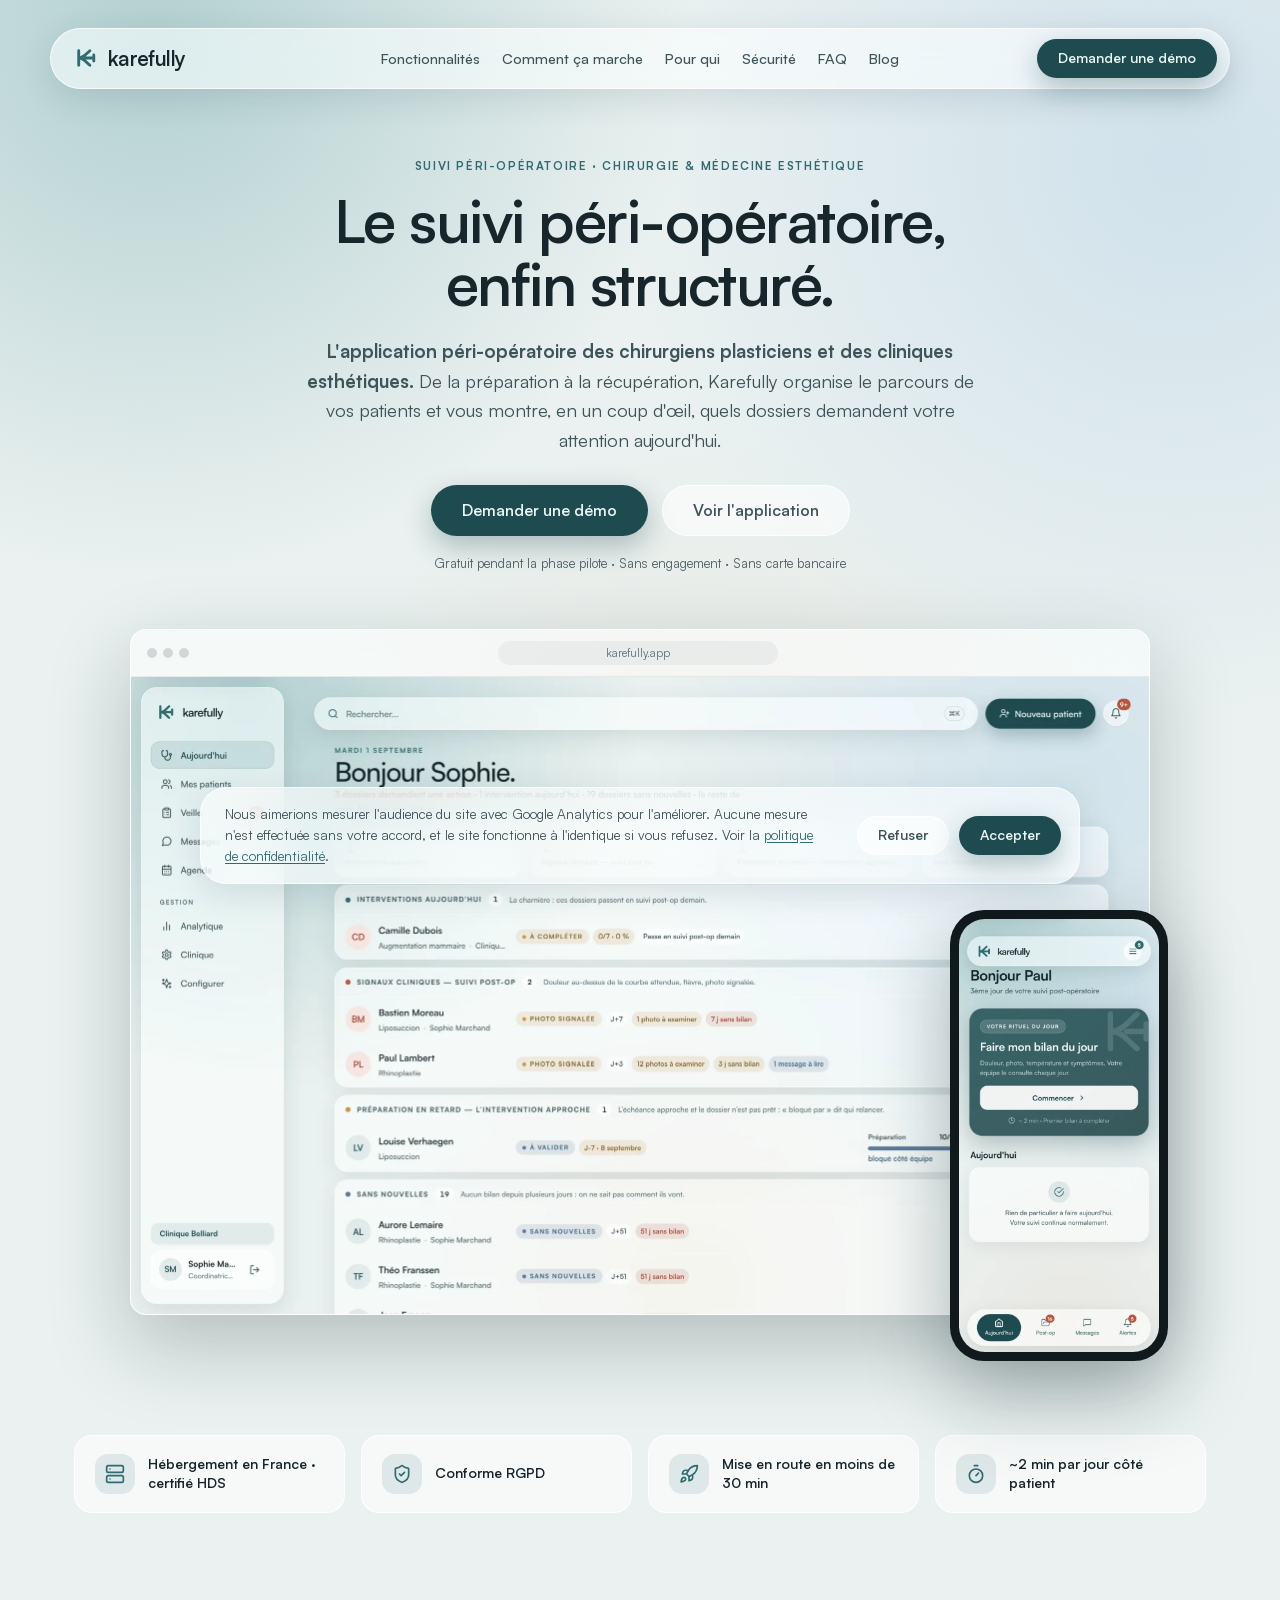
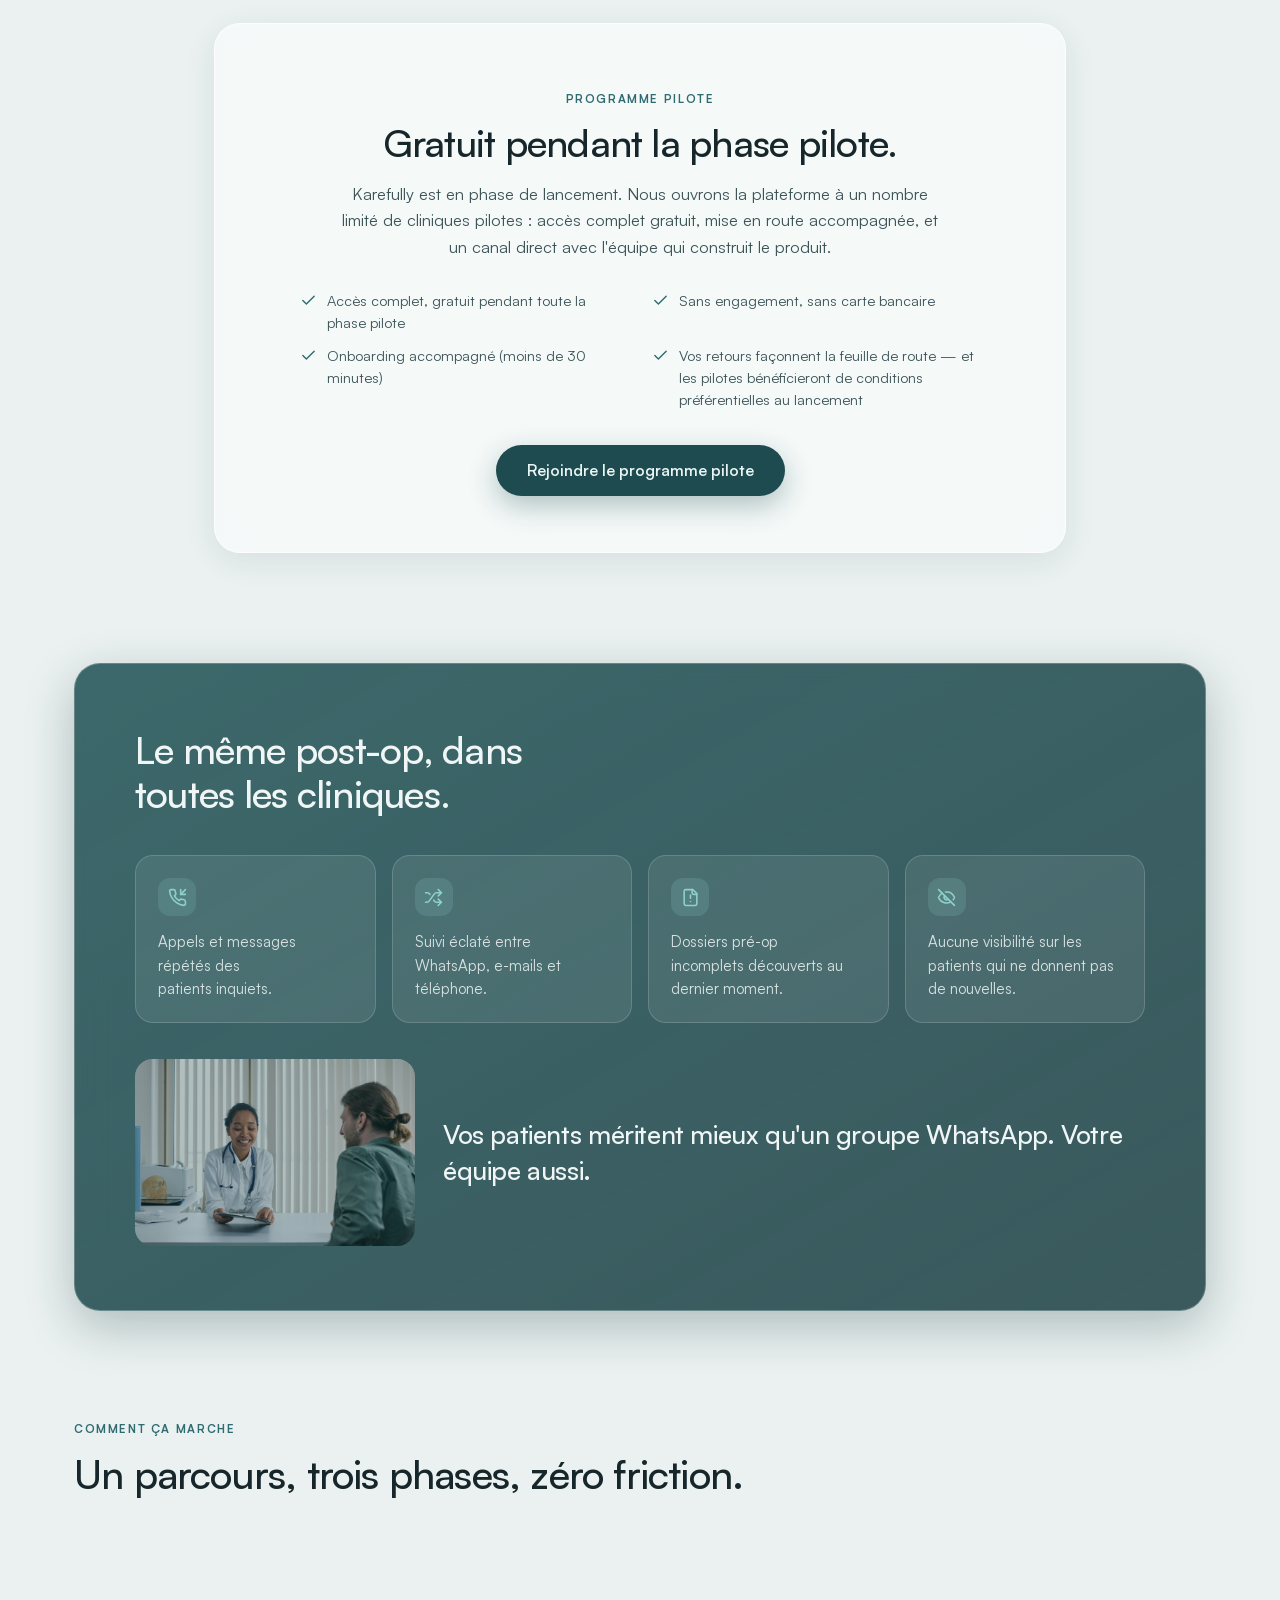
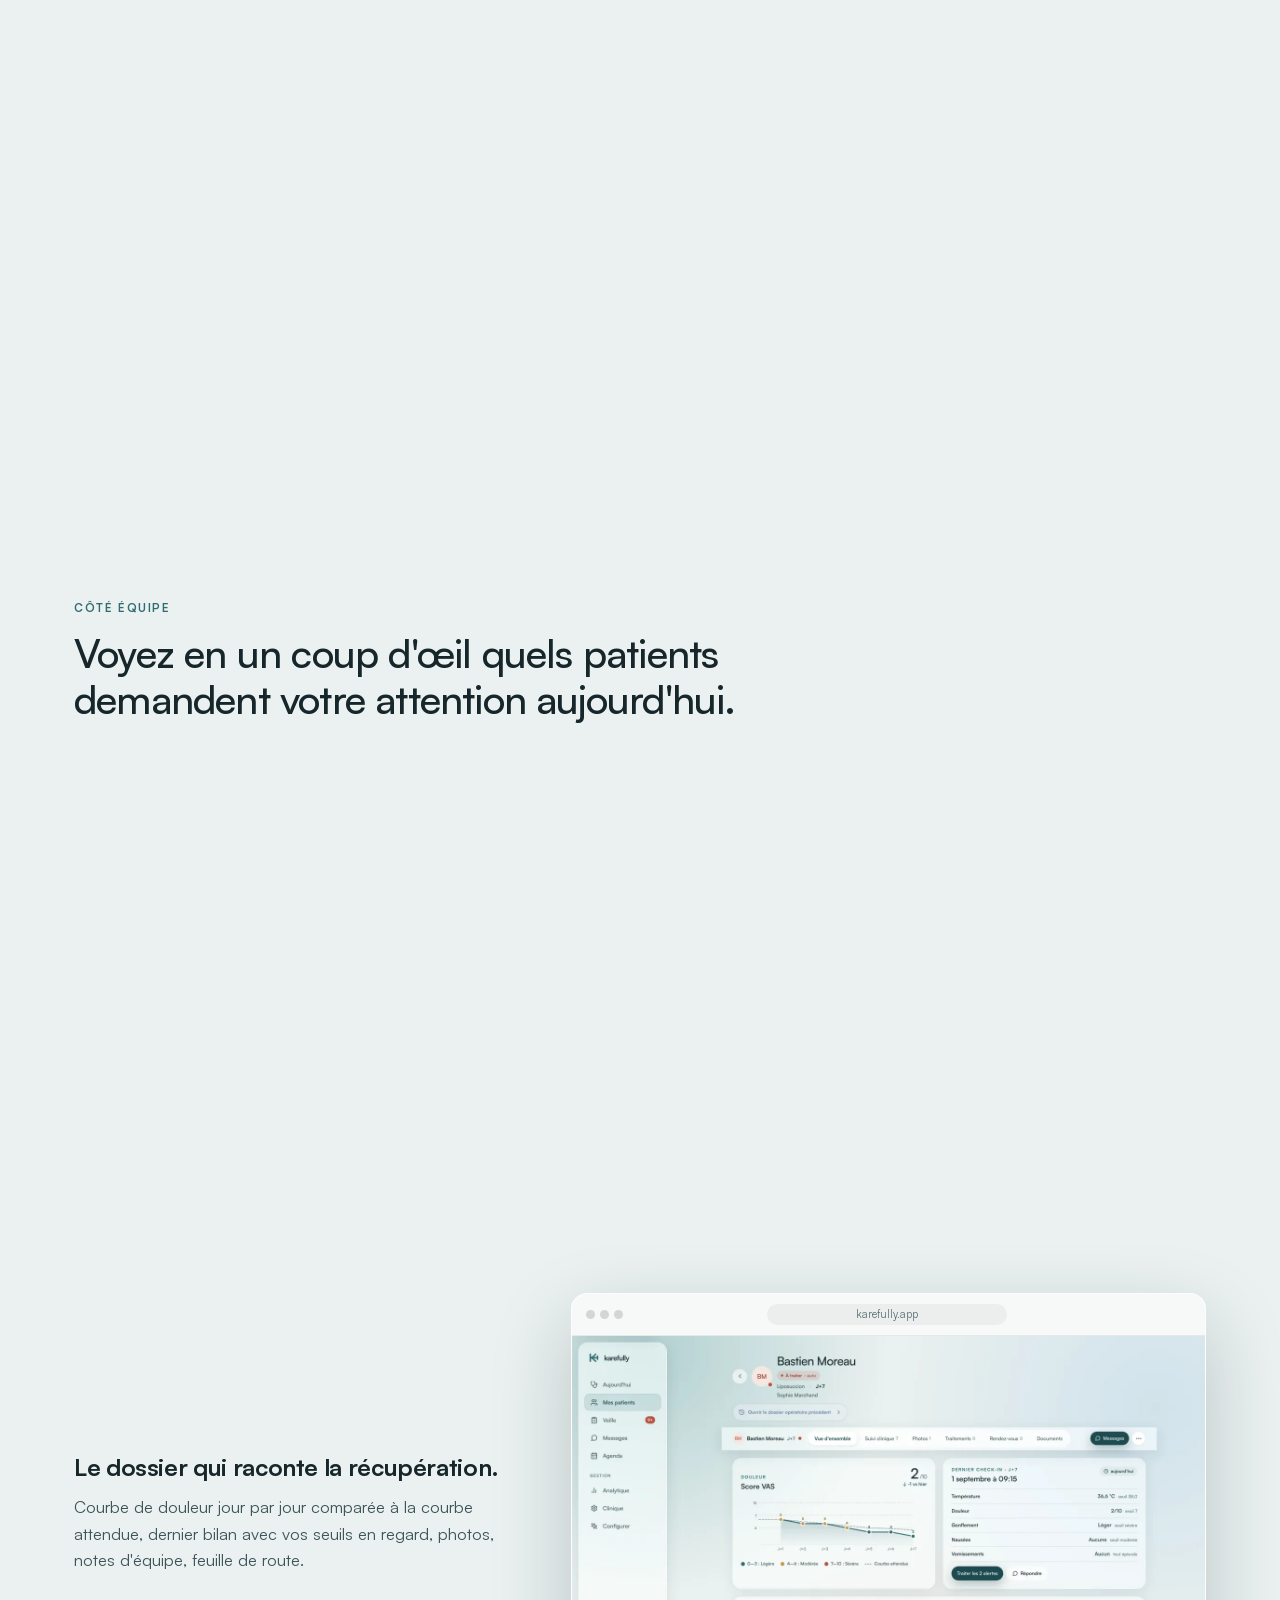
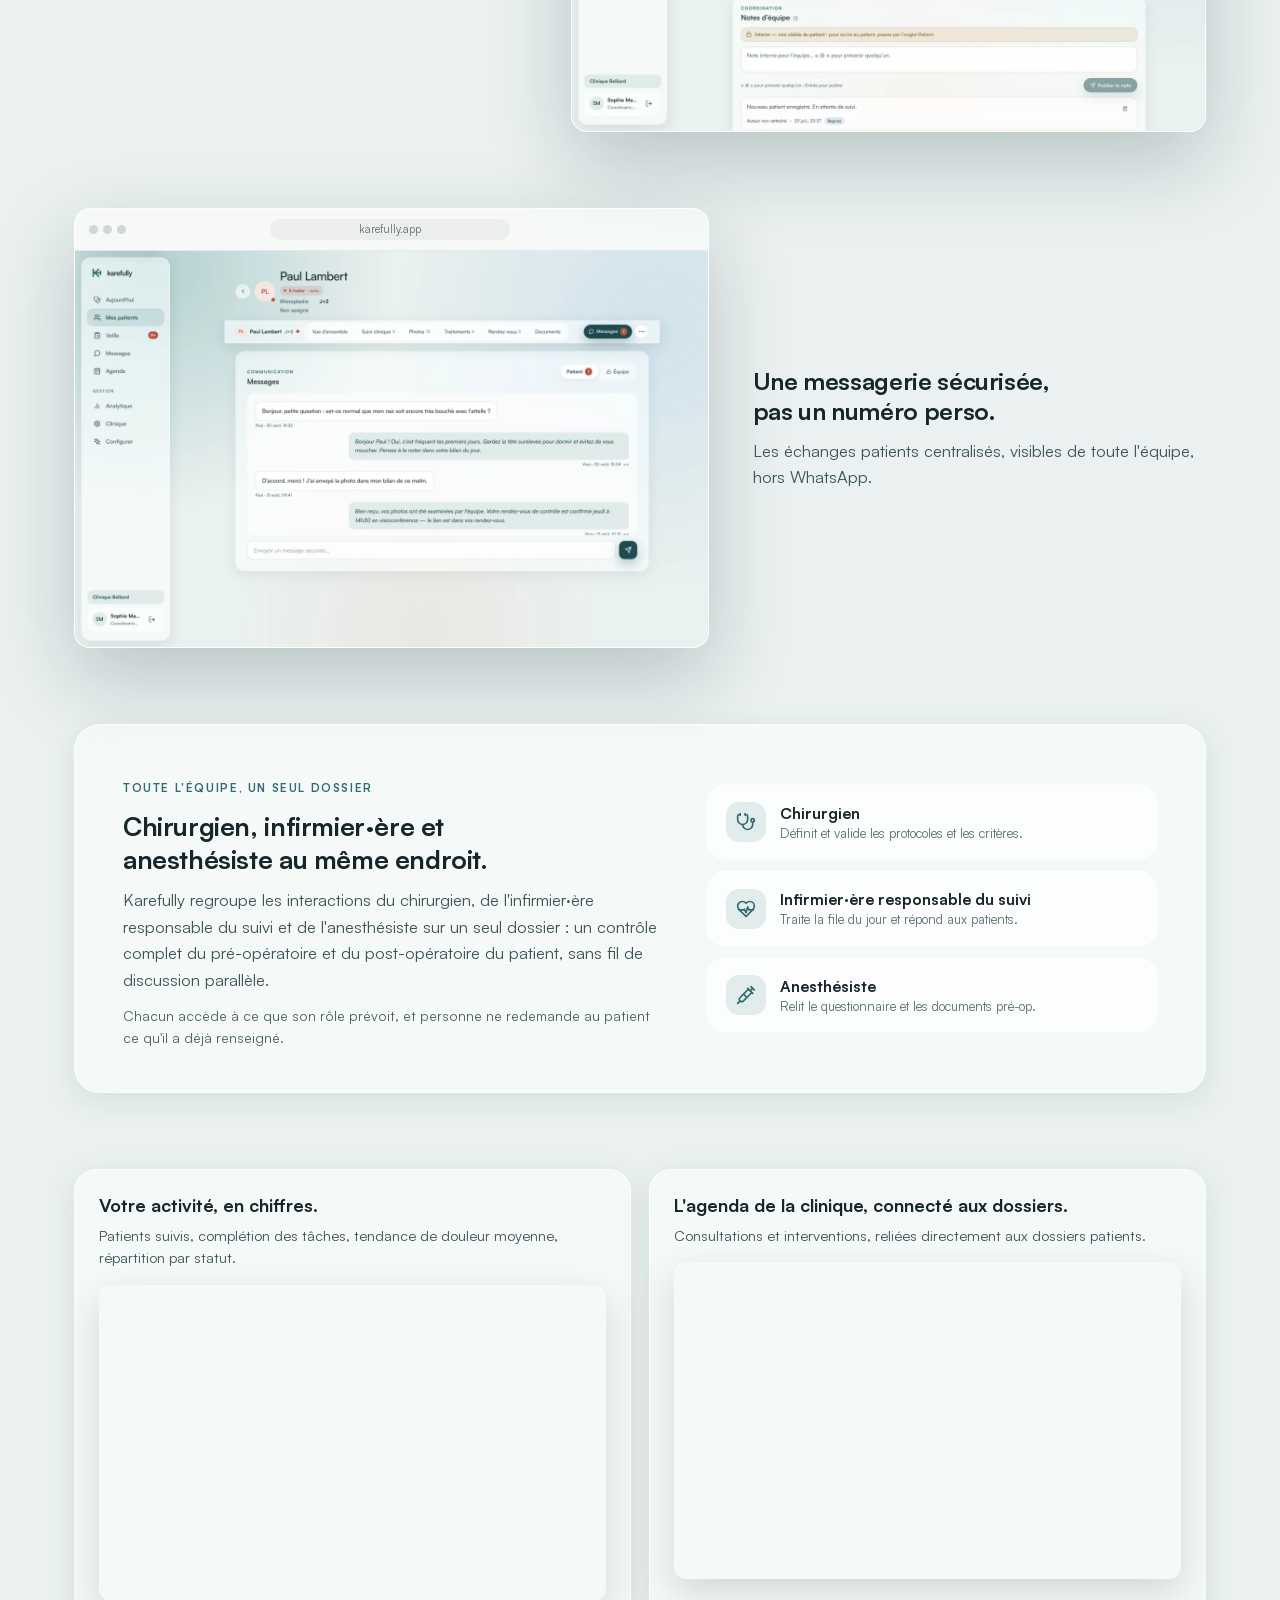
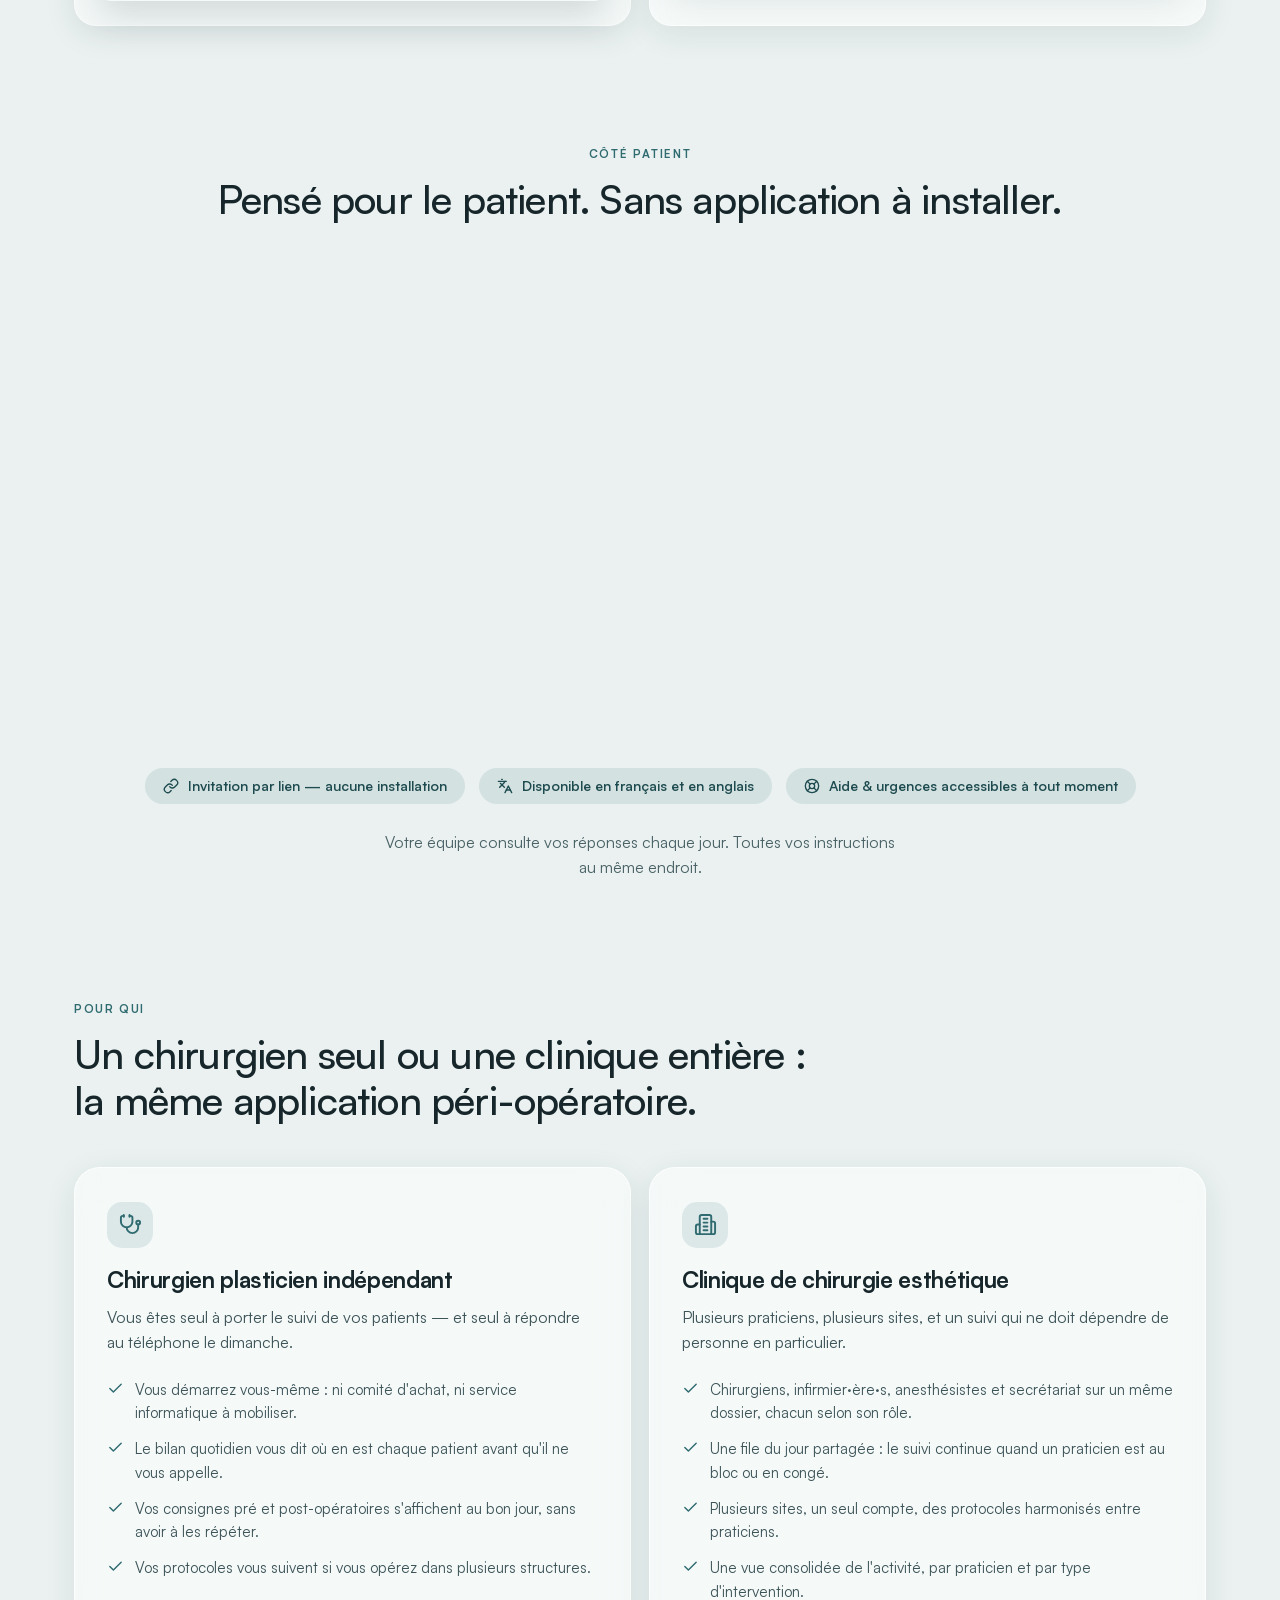
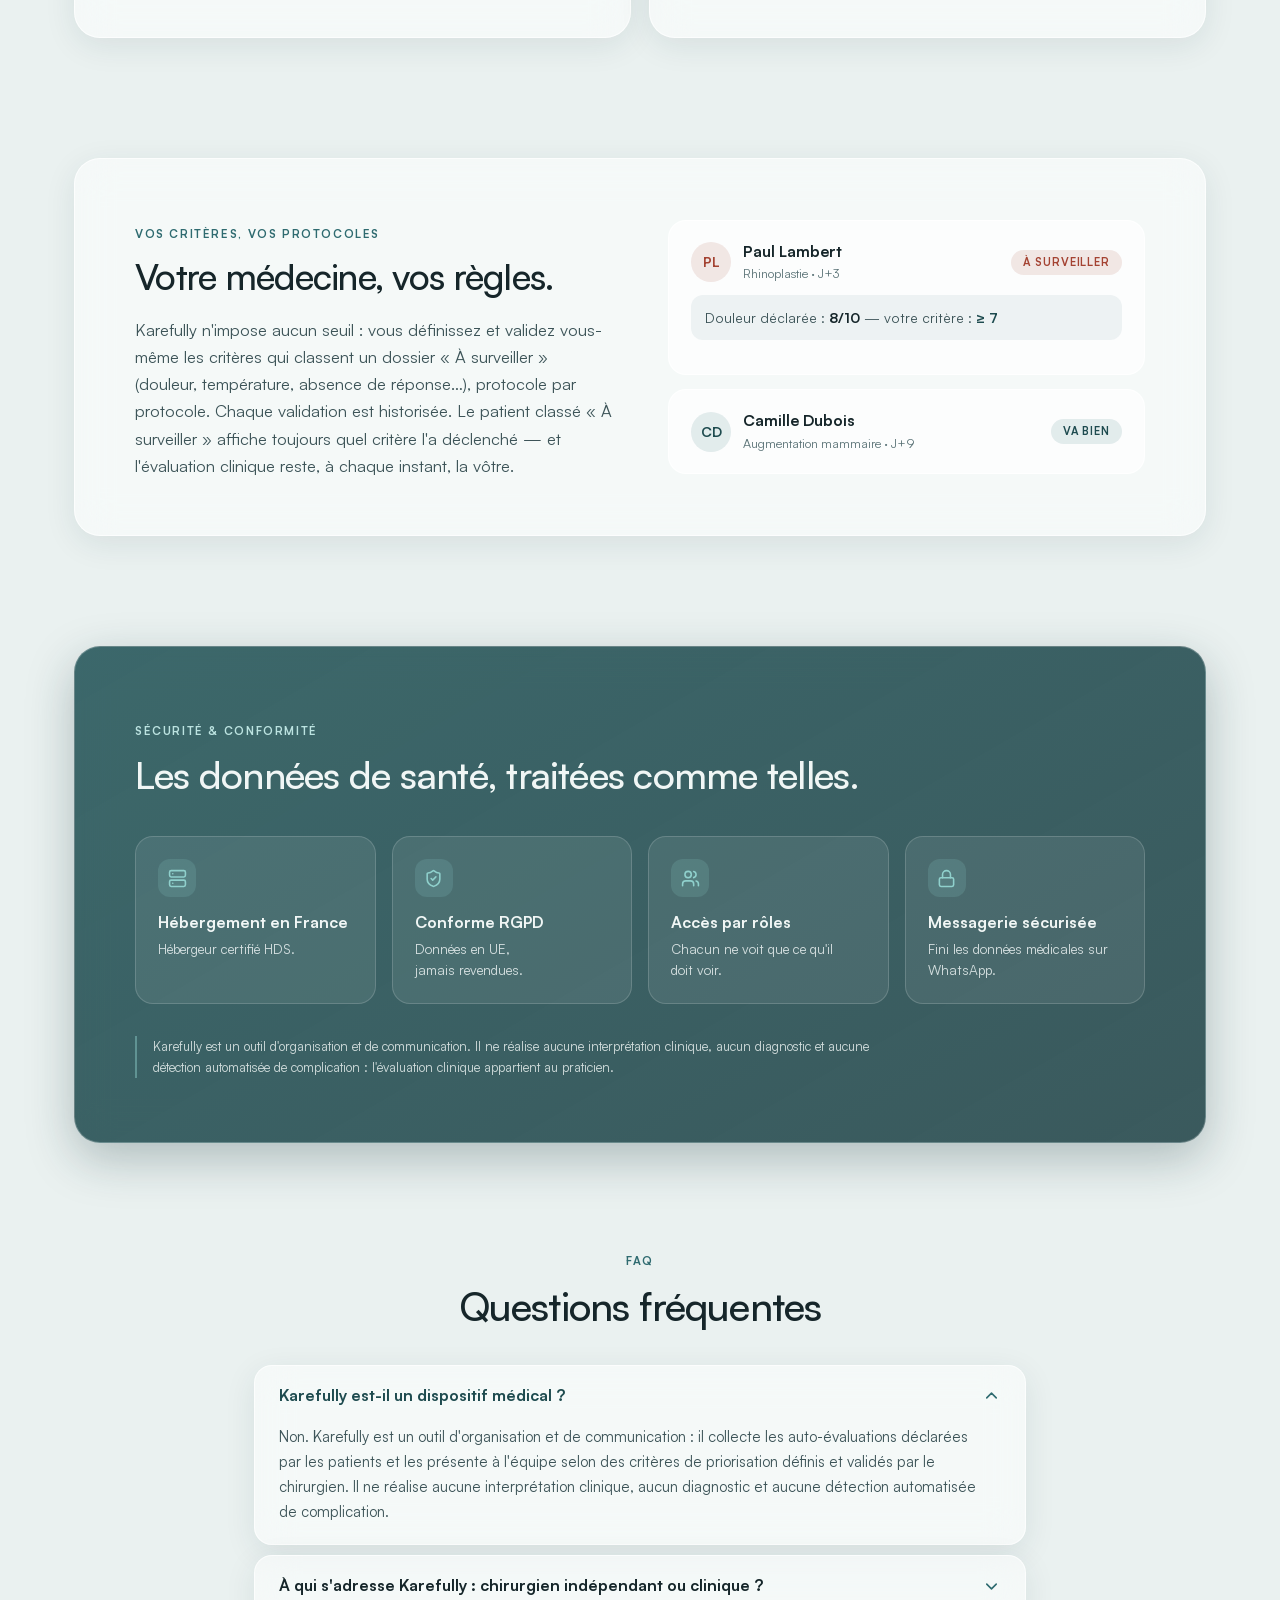
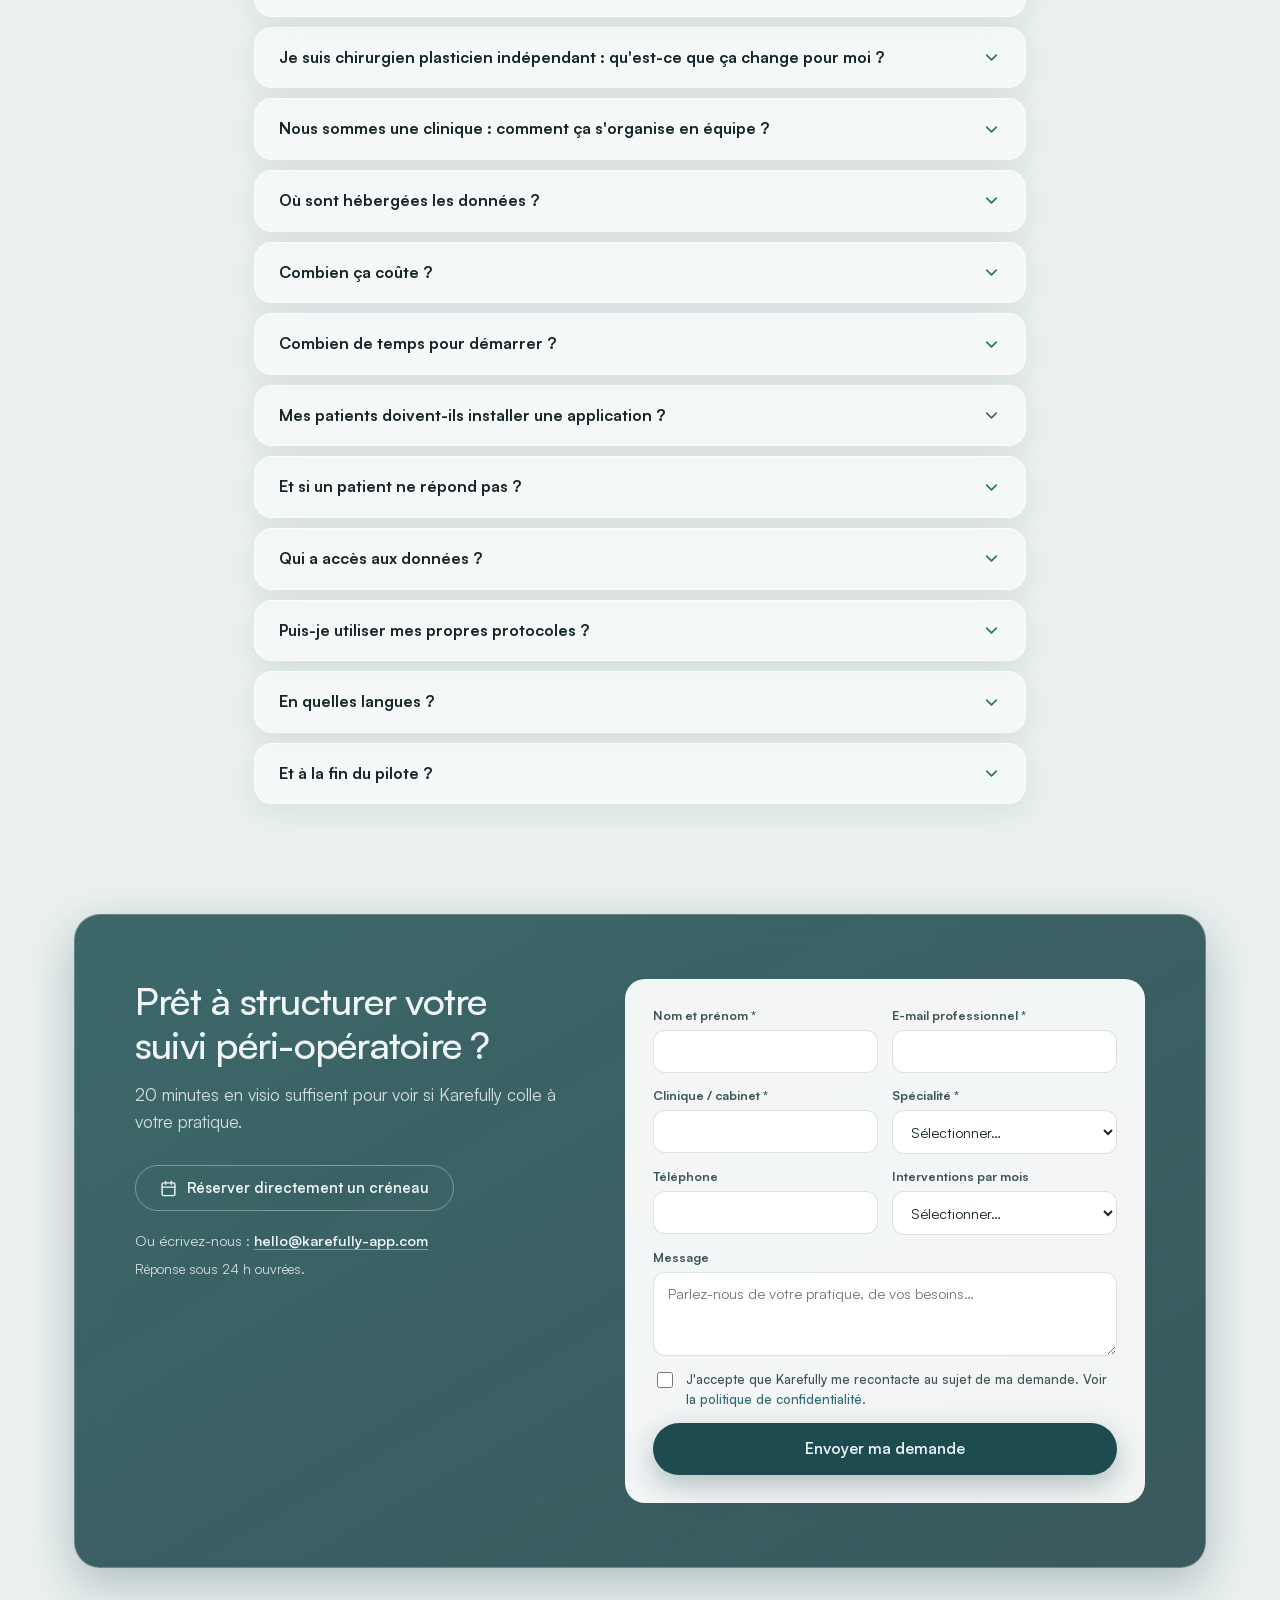
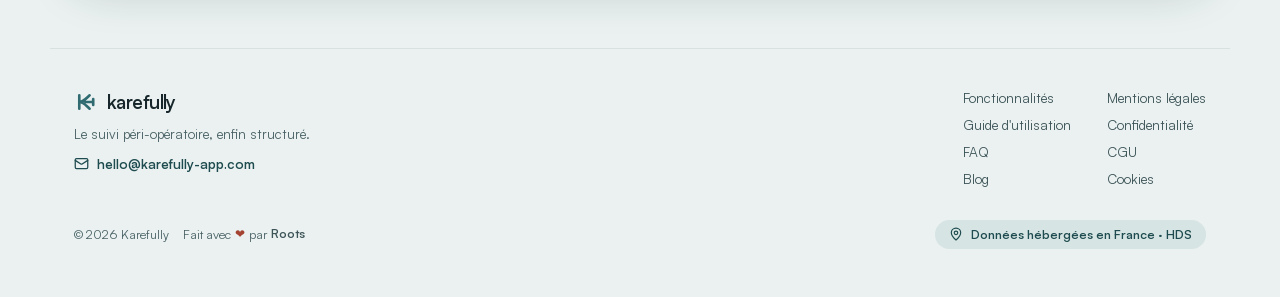
<file: index.html>
<!DOCTYPE html>
<html lang="fr">
<head>
<meta charset="UTF-8">
<meta name="viewport" content="width=device-width, initial-scale=1.0">
<script>document.documentElement.classList.add('js');</script>

<title>Application péri-opératoire pour chirurgiens plasticiens — Karefully</title>
<meta name="description" content="Karefully est l'application de suivi péri-opératoire des chirurgiens plasticiens et cliniques esthétiques : préparation pré-op guidée, bilan quotidien du patient, dossiers priorisés selon vos critères. Gratuit pendant la phase pilote.">
<meta name="theme-color" content="#EAF1F0">
<link rel="canonical" href="https://karefully-app.com/">

<meta property="og:type" content="website">
<meta property="og:site_name" content="Karefully">
<meta property="og:title" content="Application péri-opératoire pour chirurgiens plasticiens — Karefully">
<meta property="og:description" content="Suivi pré et post-opératoire structuré pour chirurgiens plasticiens indépendants et cliniques esthétiques. Gratuit pendant la phase pilote.">
<meta property="og:locale" content="fr_FR">
<meta property="og:url" content="https://karefully-app.com/">
<meta property="og:image" content="https://karefully-app.com/assets/og-image.png">
<meta property="og:image:width" content="1200">
<meta property="og:image:height" content="630">
<meta property="og:image:alt" content="Tableau de bord Karefully : la file de patients du jour, triée selon les critères du chirurgien.">
<meta name="twitter:card" content="summary_large_image">
<meta name="twitter:title" content="Application péri-opératoire pour chirurgiens plasticiens — Karefully">
<meta name="twitter:description" content="Suivi pré et post-opératoire structuré pour chirurgiens plasticiens indépendants et cliniques esthétiques. Gratuit pendant la phase pilote.">
<meta name="twitter:image" content="https://karefully-app.com/assets/og-image.png">

<link rel="icon" type="image/svg+xml" href="favicon.svg">
<link rel="apple-touch-icon" href="logo/brume/favicon-brume-180.png">
<link rel="icon" type="image/png" sizes="32x32" href="logo/brume/favicon-brume-32.png">

<link rel="preload" href="fonts/Satoshi-Variable.woff2" as="font" type="font/woff2" crossorigin>
<link rel="stylesheet" href="/style.css">
</head>
<body>

<a href="#main" class="skip-link">Aller au contenu</a>

<!-- Sprite d'icônes (Lucide, intégré : aucune requête externe) -->
<svg width="0" height="0" style="position:absolute" aria-hidden="true" focusable="false">
<symbol id="i-server" viewBox="0 0 24 24"><rect width="20" height="8" x="2" y="2" rx="2"/><rect width="20" height="8" x="2" y="14" rx="2"/><path d="M6 6h.01"/><path d="M6 18h.01"/></symbol>
<symbol id="i-shield-check" viewBox="0 0 24 24"><path d="M20 13c0 5-3.5 7.5-7.66 8.95a1 1 0 0 1-.67-.01C7.5 20.5 4 18 4 13V6a1 1 0 0 1 1-1c2 0 4.5-1.2 6.24-2.72a1.17 1.17 0 0 1 1.52 0C14.51 3.81 17 5 19 5a1 1 0 0 1 1 1z"/><path d="m9 12 2 2 4-4"/></symbol>
<symbol id="i-rocket" viewBox="0 0 24 24"><path d="M4.5 16.5c-1.5 1.26-2 5-2 5s3.74-.5 5-2c.71-.84.7-2.13-.09-2.91a2.18 2.18 0 0 0-2.91 0z"/><path d="m12 15-3-3a22 22 0 0 1 2-3.95A12.88 12.88 0 0 1 22 2c0 2.72-.78 7.5-6 11a22.35 22.35 0 0 1-4 2z"/><path d="M9 12H4s.55-3.03 2-4c1.62-1.08 5 0 5 0"/><path d="M12 15v5s3.03-.55 4-2c1.08-1.62 0-5 0-5"/></symbol>
<symbol id="i-timer" viewBox="0 0 24 24"><path d="M10 2h4"/><path d="m12 14 3-3"/><circle cx="12" cy="14" r="8"/></symbol>
<symbol id="i-phone-incoming" viewBox="0 0 24 24"><polyline points="16 2 16 8 22 8"/><path d="m22 2-6 6"/><path d="M22 16.92v3a2 2 0 0 1-2.18 2 19.79 19.79 0 0 1-8.63-3.07 19.5 19.5 0 0 1-6-6 19.79 19.79 0 0 1-3.07-8.67A2 2 0 0 1 4.11 2h3a2 2 0 0 1 2 1.72 12.84 12.84 0 0 0 .7 2.81 2 2 0 0 1-.45 2.11L8.09 9.91a16 16 0 0 0 6 6l1.27-1.27a2 2 0 0 1 2.11-.45 12.84 12.84 0 0 0 2.81.7A2 2 0 0 1 22 16.92z"/></symbol>
<symbol id="i-shuffle" viewBox="0 0 24 24"><path d="M2 18h1.4c1.3 0 2.5-.6 3.3-1.7l6.1-8.6c.7-1.1 2-1.7 3.3-1.7H22"/><path d="m18 2 4 4-4 4"/><path d="M2 6h1.9c1.5 0 2.9.9 3.6 2.2"/><path d="M22 18h-5.9c-1.3 0-2.6-.7-3.3-1.8l-.5-.8"/><path d="m18 14 4 4-4 4"/></symbol>
<symbol id="i-file-warning" viewBox="0 0 24 24"><path d="M15 2H6a2 2 0 0 0-2 2v16a2 2 0 0 0 2 2h12a2 2 0 0 0 2-2V7Z"/><path d="M14 2v4a2 2 0 0 0 2 2h4"/><path d="M12 9v4"/><path d="M12 17h.01"/></symbol>
<symbol id="i-eye-off" viewBox="0 0 24 24"><path d="M10.73 5.08a10.74 10.74 0 0 1 11.21 6.57 1 1 0 0 1 0 .7 10.75 10.75 0 0 1-1.44 2.49"/><path d="M14.08 14.16a3 3 0 0 1-4.24-4.24"/><path d="M17.48 17.5a10.75 10.75 0 0 1-15.42-5.15 1 1 0 0 1 0-.7 10.75 10.75 0 0 1 4.45-5.14"/><path d="m2 2 20 20"/></symbol>
<symbol id="i-arrow-right" viewBox="0 0 24 24"><path d="M5 12h14"/><path d="m12 5 7 7-7 7"/></symbol>
<symbol id="i-stethoscope" viewBox="0 0 24 24"><path d="M11 2v2"/><path d="M5 2v2"/><path d="M5 3H4a2 2 0 0 0-2 2v4a6 6 0 0 0 12 0V5a2 2 0 0 0-2-2h-1"/><path d="M8 15a6 6 0 0 0 12 0v-3"/><circle cx="20" cy="10" r="2"/></symbol>
<symbol id="i-heart-pulse" viewBox="0 0 24 24"><path d="M19 14c1.49-1.46 3-3.21 3-5.5A5.5 5.5 0 0 0 16.5 3c-1.76 0-3 .5-4.5 2-1.5-1.5-2.74-2-4.5-2A5.5 5.5 0 0 0 2 8.5c0 2.3 1.5 4.05 3 5.5l7 7Z"/><path d="M3.22 13H9.5l.5-1 2 4.5 2-7 1.5 3.5h5.27"/></symbol>
<symbol id="i-syringe" viewBox="0 0 24 24"><path d="m18 2 4 4"/><path d="m17 7 3-3"/><path d="M19 9 8.7 19.3c-1 1-2.5 1-3.4 0l-.6-.6c-1-1-1-2.5 0-3.4L15 5"/><path d="m9 11 4 4"/><path d="m5 19-3 3"/><path d="m14 4 6 6"/></symbol>
<symbol id="i-users" viewBox="0 0 24 24"><path d="M16 21v-2a4 4 0 0 0-4-4H6a4 4 0 0 0-4 4v2"/><circle cx="9" cy="7" r="4"/><path d="M22 21v-2a4 4 0 0 0-3-3.87"/><path d="M16 3.13a4 4 0 0 1 0 7.75"/></symbol>
<symbol id="i-lock" viewBox="0 0 24 24"><rect width="18" height="11" x="3" y="11" rx="2"/><path d="M7 11V7a5 5 0 0 1 10 0v4"/></symbol>
<symbol id="i-link" viewBox="0 0 24 24"><path d="M10 13a5 5 0 0 0 7.54.54l3-3a5 5 0 0 0-7.07-7.07l-1.72 1.71"/><path d="M14 11a5 5 0 0 0-7.54-.54l-3 3a5 5 0 0 0 7.07 7.07l1.71-1.71"/></symbol>
<symbol id="i-languages" viewBox="0 0 24 24"><path d="m5 8 6 6"/><path d="m4 14 6-6 2-3"/><path d="M2 5h12"/><path d="M7 2h1"/><path d="m22 22-5-10-5 10"/><path d="M14 18h6"/></symbol>
<symbol id="i-life-buoy" viewBox="0 0 24 24"><circle cx="12" cy="12" r="10"/><path d="m4.93 4.93 4.24 4.24"/><path d="m14.83 9.17 4.24-4.24"/><path d="m14.83 14.83 4.24 4.24"/><path d="m9.17 14.83-4.24 4.24"/><circle cx="12" cy="12" r="4"/></symbol>
<symbol id="i-check" viewBox="0 0 24 24"><path d="M20 6 9 17l-5-5"/></symbol>
<symbol id="i-check-circle" viewBox="0 0 24 24"><path d="M21.8 10A10 10 0 1 1 17 3.34"/><path d="m9 11 3 3L22 4"/></symbol>
<symbol id="i-alert-circle" viewBox="0 0 24 24"><circle cx="12" cy="12" r="10"/><path d="M12 8v4"/><path d="M12 16h.01"/></symbol>
<symbol id="i-chevron-down" viewBox="0 0 24 24"><path d="m6 9 6 6 6-6"/></symbol>
<symbol id="i-calendar" viewBox="0 0 24 24"><path d="M8 2v4"/><path d="M16 2v4"/><rect width="18" height="18" x="3" y="4" rx="2"/><path d="M3 10h18"/></symbol>
<symbol id="i-map-pin" viewBox="0 0 24 24"><path d="M20 10c0 4.99-5.54 10.19-7.4 11.8a1 1 0 0 1-1.2 0C9.54 20.19 4 14.99 4 10a8 8 0 0 1 16 0"/><circle cx="12" cy="10" r="3"/></symbol>
<symbol id="i-menu" viewBox="0 0 24 24"><path d="M4 12h16"/><path d="M4 6h16"/><path d="M4 18h16"/></symbol>
<symbol id="i-x" viewBox="0 0 24 24"><path d="M18 6 6 18"/><path d="m6 6 12 12"/></symbol>
<symbol id="i-building-2" viewBox="0 0 24 24"><path d="M6 22V4a2 2 0 0 1 2-2h8a2 2 0 0 1 2 2v18Z"/><path d="M6 12H4a2 2 0 0 0-2 2v6a2 2 0 0 0 2 2h2"/><path d="M18 9h2a2 2 0 0 1 2 2v9a2 2 0 0 1-2 2h-2"/><path d="M10 6h4"/><path d="M10 10h4"/><path d="M10 14h4"/><path d="M10 18h4"/></symbol>
<symbol id="i-book-open" viewBox="0 0 24 24"><path d="M12 7v14"/><path d="M3 18a1 1 0 0 1-1-1V4a1 1 0 0 1 1-1h5a4 4 0 0 1 4 4 4 4 0 0 1 4-4h5a1 1 0 0 1 1 1v13a1 1 0 0 1-1 1h-6a3 3 0 0 0-3 3 3 3 0 0 0-3-3z"/></symbol>
<symbol id="i-mail" viewBox="0 0 24 24"><rect width="20" height="16" x="2" y="4" rx="2"/><path d="m22 7-8.97 5.7a1.94 1.94 0 0 1-2.06 0L2 7"/></symbol>
<symbol id="i-arrow-up-right" viewBox="0 0 24 24"><path d="M7 7h10v10"/><path d="M7 17 17 7"/></symbol>
</svg>

<!-- ===== NAVIGATION ===== -->
<div class="nav-wrap">
<nav class="nav glass-nav" id="siteNav" aria-label="Navigation principale">
    <a class="brand" href="#top" aria-label="Karefully — accueil">
        <svg viewBox="0 0 100 100" fill="none" aria-hidden="true"><path d="M22 78 V 22 M22 50 C 40 50, 50 35, 65 22 M22 50 C 40 50, 50 65, 65 78 M48 50 L 80 50 M80 38 L 80 62" stroke="#2F6B70" stroke-width="11" stroke-linecap="round" stroke-linejoin="round"/></svg>
        <span class="brand__name">karefully</span>
    </a>

    <div class="nav__links">
        <a href="#features">Fonctionnalités</a>
        <a href="#parcours">Comment ça marche</a>
        <a href="#pour-qui">Pour qui</a>
        <a href="#securite">Sécurité</a>
        <a href="#faq">FAQ</a>
        <a href="/blog/">Blog</a>
    </div>

    <div class="nav__end">
        <a class="btn btn-primary btn-sm nav__cta" href="#demo">Demander une démo</a>
        <button class="nav__burger" type="button" id="navToggle" aria-expanded="false" aria-controls="navPanel" aria-label="Ouvrir le menu">
            <svg class="icon" aria-hidden="true"><use href="#i-menu"></use></svg>
        </button>
    </div>
</nav>
</div>

<div class="nav-scrim" id="navScrim" hidden></div>

<aside class="nav-drawer" id="navPanel" aria-label="Menu de navigation" hidden>
    <div class="nav-drawer__head">
        <span class="brand" aria-hidden="true">
            <svg viewBox="0 0 100 100" fill="none"><path d="M22 78 V 22 M22 50 C 40 50, 50 35, 65 22 M22 50 C 40 50, 50 65, 65 78 M48 50 L 80 50 M80 38 L 80 62" stroke="#2F6B70" stroke-width="11" stroke-linecap="round" stroke-linejoin="round"/></svg>
            <span class="brand__name">karefully</span>
        </span>
        <button class="nav-drawer__close" type="button" id="navClose" aria-label="Fermer le menu">
            <svg class="icon" aria-hidden="true"><use href="#i-x"></use></svg>
        </button>
    </div>
    <nav class="nav-drawer__links" aria-label="Sections du site">
        <a href="#features">Fonctionnalités</a>
        <a href="#parcours">Comment ça marche</a>
        <a href="#pour-qui">Pour qui</a>
        <a href="#securite">Sécurité</a>
        <a href="#faq">FAQ</a>
        <a href="/blog/">Blog</a>
    </nav>
</aside>

<main id="main">

<!-- ===== HERO ===== -->
<header class="hero" id="top">
    <p class="eyebrow">Suivi péri-opératoire · Chirurgie &amp; médecine esthétique</p>
    <h1 class="h1">Le suivi péri-opératoire, enfin structuré.</h1>
    <p class="lead"><strong class="lead__strong">L'application péri-opératoire des chirurgiens plasticiens et des cliniques esthétiques.</strong> De la préparation à la récupération, Karefully organise le parcours de vos patients et vous montre, en un coup d'œil, quels dossiers demandent votre attention aujourd'hui.</p>

    <div class="hero__actions">
        <a class="btn btn-primary" href="#demo">Demander une démo</a>
        <a class="btn btn-secondary" href="#features">Voir l'application</a>
    </div>
    <p class="hero__badge">Gratuit pendant la phase pilote · Sans engagement · Sans carte bancaire</p>

    <div class="hero__devices">
        <div class="browser browser--hero">
            <div class="browser__bar" aria-hidden="true">
                <span class="browser__dots"><span></span><span></span><span></span></span>
                <span class="browser__url">karefully.app</span>
                <span class="browser__spacer"></span>
            </div>
            <img src="assets/app/01-dashboard-aujourdhui.webp"
                 srcset="assets/app/01-dashboard-aujourdhui-sm.webp 760w, assets/app/01-dashboard-aujourdhui.webp 2040w"
                 sizes="(max-width: 768px) 92vw, (max-width: 1100px) 90vw, 1020px"
                 width="2040" height="1275"
                 alt="Tableau de bord équipe Karefully — la file du jour, triée selon vos critères"
                 fetchpriority="high" decoding="async">
        </div>
        <div class="phone hero__phone">
            <img src="assets/app/12-patient-postop-accueil.webp" width="620" height="1342"
                 alt="Portail patient Karefully — accueil post-opératoire, bilan du jour" decoding="async">
        </div>
    </div>
</header>

<!-- ===== BANDEAU CONFIANCE ===== -->
<section class="section--tight section" aria-label="Garanties Karefully">
    <div class="container">
        <ul class="trust-grid reveal reveal-stagger" style="list-style:none;margin:0;padding:0">
            <li class="trust-card glass-inset">
                <span class="icon-tile"><svg class="icon" aria-hidden="true"><use href="#i-server"></use></svg></span>
                <span>Hébergement en France · certifié HDS</span>
            </li>
            <li class="trust-card glass-inset">
                <span class="icon-tile"><svg class="icon" aria-hidden="true"><use href="#i-shield-check"></use></svg></span>
                <span>Conforme RGPD</span>
            </li>
            <li class="trust-card glass-inset">
                <span class="icon-tile"><svg class="icon" aria-hidden="true"><use href="#i-rocket"></use></svg></span>
                <span>Mise en route en moins de 30 min</span>
            </li>
            <li class="trust-card glass-inset">
                <span class="icon-tile"><svg class="icon" aria-hidden="true"><use href="#i-timer"></use></svg></span>
                <span>~2 min par jour côté patient</span>
            </li>
        </ul>
    </div>
</section>

<!-- ===== OFFRE PILOTE ===== -->
<section class="section" aria-labelledby="pilot-title">
    <div class="container section--narrow">
        <div class="pilot-card glass-card reveal">
            <p class="eyebrow">Programme pilote</p>
            <h2 class="h2" id="pilot-title">Gratuit pendant la phase pilote.</h2>
            <p class="pilot-card__intro">Karefully est en phase de lancement. Nous ouvrons la plateforme à un nombre limité de cliniques pilotes : accès complet gratuit, mise en route accompagnée, et un canal direct avec l'équipe qui construit le produit.</p>

            <ul class="pilot-list">
                <li><svg class="icon" aria-hidden="true"><use href="#i-check"></use></svg>Accès complet, gratuit pendant toute la phase pilote</li>
                <li><svg class="icon" aria-hidden="true"><use href="#i-check"></use></svg>Sans engagement, sans carte bancaire</li>
                <li><svg class="icon" aria-hidden="true"><use href="#i-check"></use></svg>Onboarding accompagné (moins de 30 minutes)</li>
                <li><svg class="icon" aria-hidden="true"><use href="#i-check"></use></svg>Vos retours façonnent la feuille de route — et les pilotes bénéficieront de conditions préférentielles au lancement</li>
            </ul>

            <a class="btn btn-primary" href="#demo">Rejoindre le programme pilote</a>
        </div>
    </div>
</section>

<!-- ===== LE PROBLÈME ===== -->
<section class="section problem" aria-labelledby="problem-title">
    <div class="container">
        <div class="panel-dark reveal">
            <h2 class="h2 h2--panel" id="problem-title" style="max-width:560px">Le même post-op, dans toutes les cliniques.</h2>

            <div class="dark-grid">
                <div class="dark-card">
                    <span class="icon-tile icon-tile--dark"><svg class="icon" aria-hidden="true"><use href="#i-phone-incoming"></use></svg></span>
                    <p>Appels et messages répétés des patients inquiets.</p>
                </div>
                <div class="dark-card">
                    <span class="icon-tile icon-tile--dark"><svg class="icon" aria-hidden="true"><use href="#i-shuffle"></use></svg></span>
                    <p>Suivi éclaté entre WhatsApp, e-mails et téléphone.</p>
                </div>
                <div class="dark-card">
                    <span class="icon-tile icon-tile--dark"><svg class="icon" aria-hidden="true"><use href="#i-file-warning"></use></svg></span>
                    <p>Dossiers pré-op incomplets découverts au dernier moment.</p>
                </div>
                <div class="dark-card">
                    <span class="icon-tile icon-tile--dark"><svg class="icon" aria-hidden="true"><use href="#i-eye-off"></use></svg></span>
                    <p>Aucune visibilité sur les patients qui ne donnent pas de nouvelles.</p>
                </div>
            </div>

            <div class="problem__pivot">
                <div class="problem__photo">
                    <img src="assets/hero-patient-chirurgien.jpg" width="800" height="533"
                         alt="Consultation entre une patiente et son chirurgien" loading="lazy" decoding="async">
                </div>
                <p>Vos patients méritent mieux qu'un groupe WhatsApp. Votre équipe aussi.</p>
            </div>
        </div>
    </div>
</section>

<!-- ===== COMMENT ÇA MARCHE ===== -->
<section class="section" id="parcours" aria-labelledby="parcours-title">
    <div class="container">
        <p class="eyebrow">Comment ça marche</p>
        <h2 class="h2" id="parcours-title">Un parcours, trois phases, zéro friction.</h2>

        <div class="parcours-grid reveal reveal-stagger">
            <article class="phase-card glass-card">
                <p class="phase-card__step">1 · Avant l'intervention</p>
                <h3>Le patient prépare, l'équipe valide.</h3>
                <p>Questionnaire, documents et checklist guidés côté patient ; état de préparation de chaque dossier côté équipe.</p>
                <div class="phase-card__visual">
                    <img src="assets/app/02-mes-patients.webp" width="760" height="475"
                         alt="Liste Mes patients — états de préparation pré-opératoire" loading="lazy" decoding="async">
                </div>
            </article>

            <article class="phase-card glass-card">
                <p class="phase-card__step">2 · Le jour J</p>
                <h3>La bascule est automatique.</h3>
                <p>Le dossier passe en suivi post-opératoire tout seul, consignes du jour comprises. Rien à dupliquer, rien à oublier.</p>
                <div class="switch-visual glass-inset" aria-hidden="true">
                    <span class="switch-visual__tag switch-visual__tag--pre">Pré-op</span>
                    <svg class="icon" aria-hidden="true"><use href="#i-arrow-right"></use></svg>
                    <span class="switch-visual__tag switch-visual__tag--post">Post-op · J0</span>
                </div>
            </article>

            <article class="phase-card glass-card">
                <p class="phase-card__step">3 · Après l'intervention</p>
                <h3>2 minutes par jour pour le patient. Une vue claire pour vous.</h3>
                <p>Bilan quotidien (douleur, température, photo, symptômes), et une file du jour qui priorise selon <strong>vos</strong> critères.</p>
                <div class="phase-card__pair">
                    <img src="assets/app/12-patient-postop-accueil.webp" width="620" height="1342"
                         alt="Accueil post-op du portail patient" loading="lazy" decoding="async">
                    <img src="assets/app/13-patient-bilan-quotidien.webp" width="620" height="1342"
                         alt="Bilan quotidien patient — étape 1 sur 4" loading="lazy" decoding="async">
                </div>
            </article>
        </div>
    </div>
</section>

<!-- ===== CÔTÉ ÉQUIPE ===== -->
<section class="section section--wide-gap" id="features" aria-labelledby="features-title">
    <div class="container">
        <p class="eyebrow">Côté équipe</p>
        <h2 class="h2" id="features-title" style="max-width:760px;margin-bottom:56px">Voyez en un coup d'œil quels patients demandent votre attention aujourd'hui.</h2>

        <div class="feature-row reveal">
            <div class="browser">
                <div class="browser__bar" aria-hidden="true">
                    <span class="browser__dots"><span></span><span></span><span></span></span>
                    <span class="browser__url">karefully.app</span>
                    <span class="browser__spacer"></span>
                </div>
                <img src="assets/app/01-dashboard-aujourdhui.webp"
                     srcset="assets/app/01-dashboard-aujourdhui-sm.webp 760w, assets/app/01-dashboard-aujourdhui.webp 2040w"
                     sizes="(max-width: 900px) 92vw, 660px"
                     width="2040" height="1275"
                     alt="Dashboard Aujourd'hui — interventions, réponses à examiner, préparations en retard, patients sans nouvelles"
                     loading="lazy" decoding="async">
            </div>
            <div class="feature-row__text">
                <h3 class="h3">La journée, déjà triée.</h3>
                <p class="body-text">Interventions du jour, réponses de patients à examiner, préparations en retard, patients sans nouvelles : votre file du matin, sans fouiller dans les dossiers.</p>
                <p class="note" style="margin-top:14px">Priorise votre liste selon les réponses que vos patients déclarent — selon vos critères, validés par vous.</p>
            </div>
        </div>

        <div class="feature-row feature-row--reverse reveal">
            <div class="feature-row__text">
                <h3 class="h3">Le dossier qui raconte la récupération.</h3>
                <p class="body-text">Courbe de douleur jour par jour comparée à la courbe attendue, dernier bilan avec vos seuils en regard, photos, notes d'équipe, feuille de route.</p>
            </div>
            <div class="browser">
                <div class="browser__bar" aria-hidden="true">
                    <span class="browser__dots"><span></span><span></span><span></span></span>
                    <span class="browser__url">karefully.app</span>
                    <span class="browser__spacer"></span>
                </div>
                <img src="assets/app/03-dossier-patient.webp" width="1360" height="850"
                     alt="Dossier patient — courbe de douleur comparée à la courbe attendue" loading="lazy" decoding="async">
            </div>
        </div>

        <div class="feature-row reveal">
            <div class="browser">
                <div class="browser__bar" aria-hidden="true">
                    <span class="browser__dots"><span></span><span></span><span></span></span>
                    <span class="browser__url">karefully.app</span>
                    <span class="browser__spacer"></span>
                </div>
                <img src="assets/app/06-messages-equipe.webp" width="1360" height="850"
                     alt="Dossier patient, onglet Messages — échange avec le patient, accusés de lecture et rendez-vous de contrôle en visioconférence" loading="lazy" decoding="async">
            </div>
            <div class="feature-row__text">
                <h3 class="h3">Une messagerie sécurisée, pas un numéro perso.</h3>
                <p class="body-text">Les échanges patients centralisés, visibles de toute l'équipe, hors WhatsApp.</p>
            </div>
        </div>

        <div class="roles-card glass-card reveal">
            <div>
                <p class="eyebrow">Toute l'équipe, un seul dossier</p>
                <h3>Chirurgien, infirmier·ère et anesthésiste au même endroit.</h3>
                <p class="body-text" style="margin-bottom:12px">Karefully regroupe les interactions du chirurgien, de l'infirmier·ère responsable du suivi et de l'anesthésiste sur un seul dossier : un contrôle complet du pré-opératoire et du post-opératoire du patient, sans fil de discussion parallèle.</p>
                <p class="note" style="font-size:14px;line-height:1.55">Chacun accède à ce que son rôle prévoit, et personne ne redemande au patient ce qu'il a déjà renseigné.</p>
            </div>
            <ul class="roles-list" style="list-style:none;margin:0;padding:0">
                <li class="role-item">
                    <span class="icon-tile"><svg class="icon" aria-hidden="true"><use href="#i-stethoscope"></use></svg></span>
                    <span>
                        <span class="role-item__title">Chirurgien</span>
                        <span class="role-item__desc" style="display:block">Définit et valide les protocoles et les critères.</span>
                    </span>
                </li>
                <li class="role-item">
                    <span class="icon-tile"><svg class="icon" aria-hidden="true"><use href="#i-heart-pulse"></use></svg></span>
                    <span>
                        <span class="role-item__title">Infirmier·ère responsable du suivi</span>
                        <span class="role-item__desc" style="display:block">Traite la file du jour et répond aux patients.</span>
                    </span>
                </li>
                <li class="role-item">
                    <span class="icon-tile"><svg class="icon" aria-hidden="true"><use href="#i-syringe"></use></svg></span>
                    <span>
                        <span class="role-item__title">Anesthésiste</span>
                        <span class="role-item__desc" style="display:block">Relit le questionnaire et les documents pré-op.</span>
                    </span>
                </li>
            </ul>
        </div>

        <div class="mini-grid reveal reveal-stagger">
            <article class="mini-card glass-card">
                <h3>Votre activité, en chiffres.</h3>
                <p>Patients suivis, complétion des tâches, tendance de douleur moyenne, répartition par statut.</p>
                <img src="assets/app/05-analytique.webp" width="1040" height="650"
                     alt="Analytique clinique — patients suivis, complétion des tâches, tendance de douleur" loading="lazy" decoding="async">
            </article>
            <article class="mini-card glass-card">
                <h3>L'agenda de la clinique, connecté aux dossiers.</h3>
                <p>Consultations et interventions, reliées directement aux dossiers patients.</p>
                <img src="assets/app/04-agenda.webp" width="1040" height="650"
                     alt="Agenda de la clinique" loading="lazy" decoding="async">
            </article>
        </div>
    </div>
</section>

<!-- ===== CÔTÉ PATIENT ===== -->
<section class="section section--wide-gap patient-section" aria-labelledby="patient-title">
    <div class="container">
        <p class="eyebrow">Côté patient</p>
        <h2 class="h2" id="patient-title">Pensé pour le patient. Sans application à installer.</h2>

        <div class="phone-row reveal reveal-stagger">
            <div class="phone">
                <img src="assets/app/17-patient-bienvenue.webp" width="620" height="1342"
                     alt="Accueil personnalisé aux couleurs de la clinique" loading="lazy" decoding="async">
            </div>
            <div class="phone">
                <img src="assets/app/10-patient-preop-accueil.webp" width="620" height="1342"
                     alt="Préparation guidée avant l'intervention" loading="lazy" decoding="async">
            </div>
            <div class="phone">
                <img src="assets/app/13-patient-bilan-quotidien.webp" width="620" height="1342"
                     alt="Le bilan du jour en 4 étapes simples" loading="lazy" decoding="async">
            </div>
            <div class="phone">
                <img src="assets/app/14-patient-messages.webp" width="620" height="1342"
                     alt="Messagerie patient — conversation sécurisée (HDS) avec l'équipe soignante" loading="lazy" decoding="async">
            </div>
        </div>

        <ul class="patient-pills" style="list-style:none;margin-top:40px;padding:0">
            <li class="pill-tint"><svg class="icon" aria-hidden="true"><use href="#i-link"></use></svg>Invitation par lien — aucune installation</li>
            <li class="pill-tint"><svg class="icon" aria-hidden="true"><use href="#i-languages"></use></svg>Disponible en français et en anglais</li>
            <li class="pill-tint"><svg class="icon" aria-hidden="true"><use href="#i-life-buoy"></use></svg>Aide &amp; urgences accessibles à tout moment</li>
        </ul>
        <p class="patient-closing">Votre équipe consulte vos réponses chaque jour. Toutes vos instructions au même endroit.</p>
    </div>
</section>

<!-- ===== POUR QUI ===== -->
<section class="section section--wide-gap" id="pour-qui" aria-labelledby="audience-title">
    <div class="container">
        <p class="eyebrow">Pour qui</p>
        <h2 class="h2" id="audience-title" style="max-width:820px">Un chirurgien seul ou une clinique entière : la même application péri-opératoire.</h2>

        <div class="audience-grid reveal reveal-stagger">
            <article class="audience-card glass-card">
                <span class="icon-tile"><svg class="icon" aria-hidden="true"><use href="#i-stethoscope"></use></svg></span>
                <h3>Chirurgien plasticien indépendant</h3>
                <p class="audience-card__lead">Vous êtes seul à porter le suivi de vos patients — et seul à répondre au téléphone le dimanche.</p>
                <ul>
                    <li><svg class="icon" aria-hidden="true"><use href="#i-check"></use></svg>Vous démarrez vous-même : ni comité d'achat, ni service informatique à mobiliser.</li>
                    <li><svg class="icon" aria-hidden="true"><use href="#i-check"></use></svg>Le bilan quotidien vous dit où en est chaque patient avant qu'il ne vous appelle.</li>
                    <li><svg class="icon" aria-hidden="true"><use href="#i-check"></use></svg>Vos consignes pré et post-opératoires s'affichent au bon jour, sans avoir à les répéter.</li>
                    <li><svg class="icon" aria-hidden="true"><use href="#i-check"></use></svg>Vos protocoles vous suivent si vous opérez dans plusieurs structures.</li>
                </ul>
            </article>

            <article class="audience-card glass-card">
                <span class="icon-tile"><svg class="icon" aria-hidden="true"><use href="#i-building-2"></use></svg></span>
                <h3>Clinique de chirurgie esthétique</h3>
                <p class="audience-card__lead">Plusieurs praticiens, plusieurs sites, et un suivi qui ne doit dépendre de personne en particulier.</p>
                <ul>
                    <li><svg class="icon" aria-hidden="true"><use href="#i-check"></use></svg>Chirurgiens, infirmier·ère·s, anesthésistes et secrétariat sur un même dossier, chacun selon son rôle.</li>
                    <li><svg class="icon" aria-hidden="true"><use href="#i-check"></use></svg>Une file du jour partagée : le suivi continue quand un praticien est au bloc ou en congé.</li>
                    <li><svg class="icon" aria-hidden="true"><use href="#i-check"></use></svg>Plusieurs sites, un seul compte, des protocoles harmonisés entre praticiens.</li>
                    <li><svg class="icon" aria-hidden="true"><use href="#i-check"></use></svg>Une vue consolidée de l'activité, par praticien et par type d'intervention.</li>
                </ul>
            </article>
        </div>
    </div>
</section>

<!-- ===== VOS CRITÈRES ===== -->
<section class="section section--wide-gap" aria-labelledby="criteria-title">
    <div class="container">
        <div class="criteria-card glass-card reveal">
            <div>
                <p class="eyebrow">Vos critères, vos protocoles</p>
                <h2 class="h2" id="criteria-title">Votre médecine, vos règles.</h2>
                <p class="body-text">Karefully n'impose aucun seuil : vous définissez et validez vous-même les critères qui classent un dossier « À surveiller » (douleur, température, absence de réponse…), protocole par protocole. Chaque validation est historisée. Le patient classé « À surveiller » affiche toujours quel critère l'a déclenché — et l'évaluation clinique reste, à chaque instant, la vôtre.</p>
            </div>

            <div class="criteria-demo" aria-hidden="true">
                <div class="patient-row">
                    <div class="patient-row__head">
                        <span class="patient-row__avatar patient-row__avatar--watch">PL</span>
                        <span class="patient-row__id">
                            <span class="patient-row__name" style="display:block">Paul Lambert</span>
                            <span class="patient-row__meta">Rhinoplastie · J+3</span>
                        </span>
                        <span class="badge badge--watch">À surveiller</span>
                    </div>
                    <p class="patient-row__trigger">Douleur déclarée : <strong>8/10</strong> — votre critère : <strong class="criterion">≥ 7</strong></p>
                </div>
                <div class="patient-row">
                    <div class="patient-row__head">
                        <span class="patient-row__avatar patient-row__avatar--ok">CD</span>
                        <span class="patient-row__id">
                            <span class="patient-row__name" style="display:block">Camille Dubois</span>
                            <span class="patient-row__meta">Augmentation mammaire · J+9</span>
                        </span>
                        <span class="badge badge--ok">Va bien</span>
                    </div>
                </div>
            </div>
        </div>
    </div>
</section>

<!-- ===== SÉCURITÉ ===== -->
<section class="section" id="securite" aria-labelledby="security-title">
    <div class="container">
        <div class="panel-dark reveal">
            <p class="eyebrow eyebrow--on-dark">Sécurité &amp; conformité</p>
            <h2 class="h2 h2--panel" id="security-title">Les données de santé, traitées comme telles.</h2>

            <div class="dark-grid">
                <div class="dark-card">
                    <span class="icon-tile icon-tile--dark"><svg class="icon" aria-hidden="true"><use href="#i-server"></use></svg></span>
                    <h3>Hébergement en France</h3>
                    <p>Hébergeur certifié HDS.</p>
                </div>
                <div class="dark-card">
                    <span class="icon-tile icon-tile--dark"><svg class="icon" aria-hidden="true"><use href="#i-shield-check"></use></svg></span>
                    <h3>Conforme RGPD</h3>
                    <p>Données en UE, jamais revendues.</p>
                </div>
                <div class="dark-card">
                    <span class="icon-tile icon-tile--dark"><svg class="icon" aria-hidden="true"><use href="#i-users"></use></svg></span>
                    <h3>Accès par rôles</h3>
                    <p>Chacun ne voit que ce qu'il doit voir.</p>
                </div>
                <div class="dark-card">
                    <span class="icon-tile icon-tile--dark"><svg class="icon" aria-hidden="true"><use href="#i-lock"></use></svg></span>
                    <h3>Messagerie sécurisée</h3>
                    <p>Fini les données médicales sur WhatsApp.</p>
                </div>
            </div>

            <p class="disclaimer">Karefully est un outil d'organisation et de communication. Il ne réalise aucune interprétation clinique, aucun diagnostic et aucune détection automatisée de complication : l'évaluation clinique appartient au praticien.</p>
        </div>
    </div>
</section>

<!-- ===== FAQ ===== -->
<section class="section" id="faq" aria-labelledby="faq-title">
    <div class="container section--faq">
        <div class="faq-head">
            <p class="eyebrow">FAQ</p>
            <h2 class="h2" id="faq-title">Questions fréquentes</h2>
        </div>

        <div class="faq-list" id="faqList">
            <div class="faq-item glass-card is-open">
                <h3><button class="faq-trigger" type="button" aria-expanded="true" aria-controls="faq-a-1">Karefully est-il un dispositif médical ?<svg class="icon" aria-hidden="true"><use href="#i-chevron-down"></use></svg></button></h3>
                <div class="faq-answer" id="faq-a-1"><div><p>Non. Karefully est un outil d'organisation et de communication : il collecte les auto-évaluations déclarées par les patients et les présente à l'équipe selon des critères de priorisation définis et validés par le chirurgien. Il ne réalise aucune interprétation clinique, aucun diagnostic et aucune détection automatisée de complication.</p></div></div>
            </div>

            <div class="faq-item glass-card">
                <h3><button class="faq-trigger" type="button" aria-expanded="false" aria-controls="faq-a-11">À qui s'adresse Karefully : chirurgien indépendant ou clinique ?<svg class="icon" aria-hidden="true"><use href="#i-chevron-down"></use></svg></button></h3>
                <div class="faq-answer" id="faq-a-11"><div><p>Aux deux. Karefully est une application péri-opératoire pensée pour les chirurgiens plasticiens en pratique indépendante comme pour les cliniques de chirurgie et de médecine esthétique. Le fonctionnement est identique : ce sont le nombre de dossiers, le nombre de sites et les rôles attribués qui changent. Un praticien seul démarre en autonomie ; une clinique ouvre des accès à toute son équipe.</p></div></div>
            </div>

            <div class="faq-item glass-card">
                <h3><button class="faq-trigger" type="button" aria-expanded="false" aria-controls="faq-a-12">Je suis chirurgien plasticien indépendant : qu'est-ce que ça change pour moi ?<svg class="icon" aria-hidden="true"><use href="#i-chevron-down"></use></svg></button></h3>
                <div class="faq-answer" id="faq-a-12"><div><p>En pratique indépendante, c'est vous qui recevez les appels du soir et du week-end, et vous seul qui portez le suivi. Le bilan quotidien vous donne l'état déclaré de chaque patient avant qu'il ne vous sollicite, et vos consignes pré et post-opératoires s'affichent au patient le bon jour sans que vous ayez à les répéter. Vous mettez l'application en route vous-même, sans comité d'achat ni service informatique, vous gardez la main sur vos protocoles et vos critères, et ceux-ci vous suivent si vous opérez dans plusieurs structures.</p></div></div>
            </div>

            <div class="faq-item glass-card">
                <h3><button class="faq-trigger" type="button" aria-expanded="false" aria-controls="faq-a-13">Nous sommes une clinique : comment ça s'organise en équipe ?<svg class="icon" aria-hidden="true"><use href="#i-chevron-down"></use></svg></button></h3>
                <div class="faq-answer" id="faq-a-13"><div><p>Chaque membre — chirurgien, infirmier·ère responsable du suivi, anesthésiste, secrétariat, direction — accède aux dossiers selon son rôle. La file du jour est partagée : le suivi continue quand un praticien est au bloc ou en congé, et les échanges avec le patient restent visibles de toute l'équipe plutôt que dans un téléphone personnel. Une clinique multi-sites pilote l'ensemble depuis un seul compte, avec des protocoles harmonisés entre praticiens et une vue consolidée de l'activité.</p></div></div>
            </div>

            <div class="faq-item glass-card">
                <h3><button class="faq-trigger" type="button" aria-expanded="false" aria-controls="faq-a-2">Où sont hébergées les données ?<svg class="icon" aria-hidden="true"><use href="#i-chevron-down"></use></svg></button></h3>
                <div class="faq-answer" id="faq-a-2"><div><p>En France, chez un hébergeur certifié HDS (Hébergeur de Données de Santé), en conformité avec le RGPD.</p></div></div>
            </div>

            <div class="faq-item glass-card">
                <h3><button class="faq-trigger" type="button" aria-expanded="false" aria-controls="faq-a-3">Combien ça coûte ?<svg class="icon" aria-hidden="true"><use href="#i-chevron-down"></use></svg></button></h3>
                <div class="faq-answer" id="faq-a-3"><div><p>Karefully est gratuit pendant la phase pilote, sans carte bancaire. La tarification sera annoncée au lancement commercial ; les cliniques pilotes bénéficieront de conditions préférentielles.</p></div></div>
            </div>

            <div class="faq-item glass-card">
                <h3><button class="faq-trigger" type="button" aria-expanded="false" aria-controls="faq-a-4">Combien de temps pour démarrer ?<svg class="icon" aria-hidden="true"><use href="#i-chevron-down"></use></svg></button></h3>
                <div class="faq-answer" id="faq-a-4"><div><p>Moins de 30 minutes : les protocoles sont pré-configurés par intervention, ajustables à votre pratique, et l'onboarding est accompagné par notre équipe.</p></div></div>
            </div>

            <div class="faq-item glass-card">
                <h3><button class="faq-trigger" type="button" aria-expanded="false" aria-controls="faq-a-5">Mes patients doivent-ils installer une application ?<svg class="icon" aria-hidden="true"><use href="#i-chevron-down"></use></svg></button></h3>
                <div class="faq-answer" id="faq-a-5"><div><p>Non. Karefully fonctionne dans le navigateur : le patient reçoit un lien d'invitation et son bilan quotidien prend environ 2 minutes.</p></div></div>
            </div>

            <div class="faq-item glass-card">
                <h3><button class="faq-trigger" type="button" aria-expanded="false" aria-controls="faq-a-6">Et si un patient ne répond pas ?<svg class="icon" aria-hidden="true"><use href="#i-chevron-down"></use></svg></button></h3>
                <div class="faq-answer" id="faq-a-6"><div><p>Il apparaît dans « Sans nouvelles » avec une relance en un clic — vous savez toujours qui n'a pas donné signe de vie.</p></div></div>
            </div>

            <div class="faq-item glass-card">
                <h3><button class="faq-trigger" type="button" aria-expanded="false" aria-controls="faq-a-7">Qui a accès aux données ?<svg class="icon" aria-hidden="true"><use href="#i-chevron-down"></use></svg></button></h3>
                <div class="faq-answer" id="faq-a-7"><div><p>Uniquement l'équipe de votre clinique, selon des rôles définis (chirurgien, infirmière, secrétariat…). Le patient n'accède qu'à son propre espace.</p></div></div>
            </div>

            <div class="faq-item glass-card">
                <h3><button class="faq-trigger" type="button" aria-expanded="false" aria-controls="faq-a-8">Puis-je utiliser mes propres protocoles ?<svg class="icon" aria-hidden="true"><use href="#i-chevron-down"></use></svg></button></h3>
                <div class="faq-answer" id="faq-a-8"><div><p>Oui : feuilles de route, consignes, documents et critères de priorisation sont paramétrables par intervention.</p></div></div>
            </div>

            <div class="faq-item glass-card">
                <h3><button class="faq-trigger" type="button" aria-expanded="false" aria-controls="faq-a-9">En quelles langues ?<svg class="icon" aria-hidden="true"><use href="#i-chevron-down"></use></svg></button></h3>
                <div class="faq-answer" id="faq-a-9"><div><p>L'interface équipe et le portail patient sont disponibles en français et en anglais.</p></div></div>
            </div>

            <div class="faq-item glass-card">
                <h3><button class="faq-trigger" type="button" aria-expanded="false" aria-controls="faq-a-10">Et à la fin du pilote ?<svg class="icon" aria-hidden="true"><use href="#i-chevron-down"></use></svg></button></h3>
                <div class="faq-answer" id="faq-a-10"><div><p>Aucun engagement : vous restez libres, et vos données vous appartiennent (export possible).</p></div></div>
            </div>
        </div>
    </div>
</section>

<!-- ===== DEMANDE DE DÉMO ===== -->
<section class="section" id="demo" aria-labelledby="demo-title">
    <div class="container">
        <div class="panel-dark demo-panel reveal">
            <div>
                <h2 class="h2" id="demo-title">Prêt à structurer votre suivi péri-opératoire ?</h2>
                <p class="demo-panel__lead">20 minutes en visio suffisent pour voir si Karefully colle à votre pratique.</p>
                <a class="btn btn-ghost-dark" href="https://calendar.app.google/RDw6EcsNP2Dms6vLA" target="_blank" rel="noopener">
                    <svg class="icon" aria-hidden="true" style="width:17px;height:17px"><use href="#i-calendar"></use></svg>
                    Réserver directement un créneau
                </a>
                <p class="demo-panel__mail">Ou écrivez-nous&nbsp;: <a href="mailto:hello@karefully-app.com">hello@karefully-app.com</a></p>
                <p class="demo-panel__reply">Réponse sous 24 h ouvrées.</p>
            </div>

            <form class="demo-form" id="demoForm" method="post" action="/api/demo" novalidate>
                <input class="honeypot" type="text" name="company_website" tabindex="-1" autocomplete="off" aria-hidden="true">

                <p class="form-status form-status--ok" id="formSuccess" role="status" hidden>
                    <svg class="icon" aria-hidden="true"><use href="#i-check-circle"></use></svg>
                    <span>Merci ! Nous revenons vers vous sous 24 h ouvrées.</span>
                </p>
                <p class="form-status form-status--error" id="formError" role="alert" hidden>
                    <svg class="icon" aria-hidden="true"><use href="#i-alert-circle"></use></svg>
                    <span>L'envoi a échoué. Vous pouvez <a href="https://calendar.app.google/RDw6EcsNP2Dms6vLA" target="_blank" rel="noopener">réserver directement un créneau</a> ou nous écrire à <a href="mailto:hello@karefully-app.com">hello@karefully-app.com</a>.</span>
                </p>

                <label class="field" for="f-name">Nom et prénom *
                    <input id="f-name" name="name" type="text" autocomplete="name" required>
                </label>

                <label class="field" for="f-email">E-mail professionnel *
                    <input id="f-email" name="email" type="email" autocomplete="email" required>
                </label>

                <label class="field" for="f-clinic">Clinique / cabinet *
                    <input id="f-clinic" name="clinic" type="text" autocomplete="organization" required>
                </label>

                <label class="field" for="f-specialty">Spécialité *
                    <select id="f-specialty" name="specialty" required>
                        <option value="">Sélectionner…</option>
                        <option>Chirurgie plastique &amp; esthétique</option>
                        <option>Médecine esthétique</option>
                        <option>Autre</option>
                    </select>
                </label>

                <label class="field" for="f-phone">Téléphone
                    <input id="f-phone" name="phone" type="tel" autocomplete="tel">
                </label>

                <label class="field" for="f-volume">Interventions par mois
                    <select id="f-volume" name="volume">
                        <option value="">Sélectionner…</option>
                        <option>&lt; 10</option>
                        <option>10–30</option>
                        <option>30–100</option>
                        <option>&gt; 100</option>
                    </select>
                </label>

                <label class="field field--full" for="f-message">Message
                    <textarea id="f-message" name="message" rows="3" placeholder="Parlez-nous de votre pratique, de vos besoins…"></textarea>
                </label>

                <label class="field-consent" for="f-consent">
                    <input id="f-consent" name="consent" type="checkbox" required>
                    <span>J'accepte que Karefully me recontacte au sujet de ma demande. Voir la <a href="/politique-confidentialite">politique de confidentialité</a>.</span>
                </label>

                <button class="btn btn-primary" type="submit" id="demoSubmit">Envoyer ma demande</button>
            </form>
        </div>
    </div>
</section>

</main>

<!-- ===== FOOTER ===== -->
<footer class="footer">
    <div class="footer__top">
        <div>
            <a class="brand" href="#top" aria-label="Karefully — accueil">
                <svg viewBox="0 0 100 100" fill="none" aria-hidden="true"><path d="M22 78 V 22 M22 50 C 40 50, 50 35, 65 22 M22 50 C 40 50, 50 65, 65 78 M48 50 L 80 50 M80 38 L 80 62" stroke="#2F6B70" stroke-width="11" stroke-linecap="round" stroke-linejoin="round"/></svg>
                <span class="brand__name">karefully</span>
            </a>
            <p class="footer__tagline">Le suivi péri-opératoire, enfin structuré.</p>
            <a class="footer__mail" href="mailto:hello@karefully-app.com"><svg class="icon" aria-hidden="true" style="width:15px;height:15px"><use href="#i-mail"></use></svg>hello@karefully-app.com</a>
        </div>

        <nav class="footer__links" aria-label="Liens de bas de page">
            <ul>
                <li><a href="#features">Fonctionnalités</a></li>
                <li><a href="/guide">Guide d'utilisation</a></li>
                <li><a href="#faq">FAQ</a></li>
                <li><a href="/blog/">Blog</a></li>
            </ul>
            <ul>
                <li><a href="/mentions-legales">Mentions légales</a></li>
                <li><a href="/politique-confidentialite">Confidentialité</a></li>
                <li><a href="/conditions-generales">CGU</a></li>
                <li><a href="#" id="consentReopen">Cookies</a></li>
            </ul>
        </nav>
    </div>

    <div class="footer__bottom">
        <span class="footer__legal">
            © 2026 Karefully
            <span class="footer__credit">Fait avec <span class="footer__heart" aria-hidden="true">❤</span><span class="visually-hidden">amour</span> par <a href="https://rootsagency.be" target="_blank" rel="noopener">Roots</a></span>
        </span>
        <span class="footer__hds"><svg class="icon" aria-hidden="true"><use href="#i-map-pin"></use></svg>Données hébergées en France · HDS</span>
    </div>
</footer>

<div class="sticky-cta">
    <a class="btn btn-primary" href="#demo">Demander une démo</a>
</div>

<script type="application/ld+json">
{
  "@context": "https://schema.org",
  "@graph": [
    {
      "@type": "Organization",
      "@id": "https://karefully-app.com/#organization",
      "name": "Karefully",
      "url": "https://karefully-app.com/",
      "logo": "https://karefully-app.com/logo/brume/favicon-brume-512.png",
      "description": "Application de suivi péri-opératoire pour chirurgiens plasticiens et cliniques de chirurgie esthétique.",
      "areaServed": ["BE", "FR", "LU"],
      "email": "hello@karefully-app.com",
      "contactPoint": {
        "@type": "ContactPoint",
        "contactType": "sales",
        "email": "hello@karefully-app.com",
        "availableLanguage": ["fr", "en"]
      }
    },
    {
      "@type": "WebSite",
      "@id": "https://karefully-app.com/#website",
      "url": "https://karefully-app.com/",
      "name": "Karefully",
      "inLanguage": "fr-FR",
      "publisher": { "@id": "https://karefully-app.com/#organization" }
    },
    {
      "@type": "SoftwareApplication",
      "@id": "https://karefully-app.com/#app",
      "name": "Karefully",
      "applicationCategory": "HealthApplication",
      "applicationSubCategory": "Suivi péri-opératoire",
      "operatingSystem": "Web",
      "url": "https://karefully-app.com/",
      "inLanguage": ["fr", "en"],
      "publisher": { "@id": "https://karefully-app.com/#organization" },
      "description": "Karefully est un outil d'organisation et de communication pour les chirurgiens plasticiens et les cliniques de chirurgie esthétique : préparation pré-opératoire guidée, bilan quotidien déclaré par le patient et priorisation des dossiers selon les critères définis par le chirurgien.",
      "featureList": [
        "Questionnaire pré-opératoire et dépôt de documents médicaux",
        "Checklist de préparation datée par intervention",
        "Bascule automatique en suivi post-opératoire le jour de l'intervention",
        "Bilan quotidien du patient : douleur, température, symptômes, photos",
        "File du jour priorisée selon les critères définis par le chirurgien",
        "Messagerie sécurisée et visioconsultation",
        "Export PDF du dossier de suivi",
        "Gestion des rôles et des sites pour les cliniques"
      ],
      "audience": {
        "@type": "Audience",
        "audienceType": "Chirurgiens plasticiens indépendants et cliniques de chirurgie esthétique"
      },
      "offers": {
        "@type": "Offer",
        "price": "0",
        "priceCurrency": "EUR",
        "description": "Accès complet gratuit pendant la phase pilote, sans engagement et sans carte bancaire."
      }
    }
  ]
}
</script>

<script type="application/ld+json">
{
  "@context": "https://schema.org",
  "@type": "FAQPage",
  "mainEntity": [
    {"@type":"Question","name":"Karefully est-il un dispositif médical ?","acceptedAnswer":{"@type":"Answer","text":"Non. Karefully est un outil d'organisation et de communication : il collecte les auto-évaluations déclarées par les patients et les présente à l'équipe selon des critères de priorisation définis et validés par le chirurgien. Il ne réalise aucune interprétation clinique, aucun diagnostic et aucune détection automatisée de complication."}},
    {"@type":"Question","name":"À qui s'adresse Karefully : chirurgien indépendant ou clinique ?","acceptedAnswer":{"@type":"Answer","text":"Aux deux. Karefully est une application péri-opératoire pensée pour les chirurgiens plasticiens en pratique indépendante comme pour les cliniques de chirurgie et de médecine esthétique. Le fonctionnement est identique : ce sont le nombre de dossiers, le nombre de sites et les rôles attribués qui changent. Un praticien seul démarre en autonomie ; une clinique ouvre des accès à toute son équipe."}},
    {"@type":"Question","name":"Je suis chirurgien plasticien indépendant : qu'est-ce que ça change pour moi ?","acceptedAnswer":{"@type":"Answer","text":"En pratique indépendante, c'est vous qui recevez les appels du soir et du week-end, et vous seul qui portez le suivi. Le bilan quotidien vous donne l'état déclaré de chaque patient avant qu'il ne vous sollicite, et vos consignes pré et post-opératoires s'affichent au patient le bon jour sans que vous ayez à les répéter. Vous mettez l'application en route vous-même, sans comité d'achat ni service informatique, vous gardez la main sur vos protocoles et vos critères, et ceux-ci vous suivent si vous opérez dans plusieurs structures."}},
    {"@type":"Question","name":"Nous sommes une clinique : comment ça s'organise en équipe ?","acceptedAnswer":{"@type":"Answer","text":"Chaque membre — chirurgien, infirmier·ère responsable du suivi, anesthésiste, secrétariat, direction — accède aux dossiers selon son rôle. La file du jour est partagée : le suivi continue quand un praticien est au bloc ou en congé, et les échanges avec le patient restent visibles de toute l'équipe plutôt que dans un téléphone personnel. Une clinique multi-sites pilote l'ensemble depuis un seul compte, avec des protocoles harmonisés entre praticiens et une vue consolidée de l'activité."}},
    {"@type":"Question","name":"Où sont hébergées les données ?","acceptedAnswer":{"@type":"Answer","text":"En France, chez un hébergeur certifié HDS (Hébergeur de Données de Santé), en conformité avec le RGPD."}},
    {"@type":"Question","name":"Combien ça coûte ?","acceptedAnswer":{"@type":"Answer","text":"Karefully est gratuit pendant la phase pilote, sans carte bancaire. La tarification sera annoncée au lancement commercial ; les cliniques pilotes bénéficieront de conditions préférentielles."}},
    {"@type":"Question","name":"Combien de temps pour démarrer ?","acceptedAnswer":{"@type":"Answer","text":"Moins de 30 minutes : les protocoles sont pré-configurés par intervention, ajustables à votre pratique, et l'onboarding est accompagné par notre équipe."}},
    {"@type":"Question","name":"Mes patients doivent-ils installer une application ?","acceptedAnswer":{"@type":"Answer","text":"Non. Karefully fonctionne dans le navigateur : le patient reçoit un lien d'invitation et son bilan quotidien prend environ 2 minutes."}},
    {"@type":"Question","name":"Et si un patient ne répond pas ?","acceptedAnswer":{"@type":"Answer","text":"Il apparaît dans « Sans nouvelles » avec une relance en un clic — vous savez toujours qui n'a pas donné signe de vie."}},
    {"@type":"Question","name":"Qui a accès aux données ?","acceptedAnswer":{"@type":"Answer","text":"Uniquement l'équipe de votre clinique, selon des rôles définis (chirurgien, infirmière, secrétariat…). Le patient n'accède qu'à son propre espace."}},
    {"@type":"Question","name":"Puis-je utiliser mes propres protocoles ?","acceptedAnswer":{"@type":"Answer","text":"Oui : feuilles de route, consignes, documents et critères de priorisation sont paramétrables par intervention."}},
    {"@type":"Question","name":"En quelles langues ?","acceptedAnswer":{"@type":"Answer","text":"L'interface équipe et le portail patient sont disponibles en français et en anglais."}},
    {"@type":"Question","name":"Et à la fin du pilote ?","acceptedAnswer":{"@type":"Answer","text":"Aucun engagement : vous restez libres, et vos données vous appartiennent (export possible)."}}
  ]
}
</script>

<div class="consent" id="consentBanner" role="dialog" aria-live="polite" aria-label="Choix relatif à la mesure d'audience" hidden>
    <div class="consent__inner glass-nav">
        <p class="consent__text">Nous aimerions mesurer l'audience du site avec Google Analytics pour l'améliorer. Aucune mesure n'est effectuée sans votre accord, et le site fonctionne à l'identique si vous refusez. Voir la <a href="/politique-confidentialite">politique de confidentialité</a>.</p>
        <div class="consent__actions">
            <button class="btn btn-secondary btn-sm" type="button" id="consentRefuse">Refuser</button>
            <button class="btn btn-primary btn-sm" type="button" id="consentAccept">Accepter</button>
        </div>
    </div>
</div>

<script src="/script.js" defer></script>
</body>
</html>
</file>
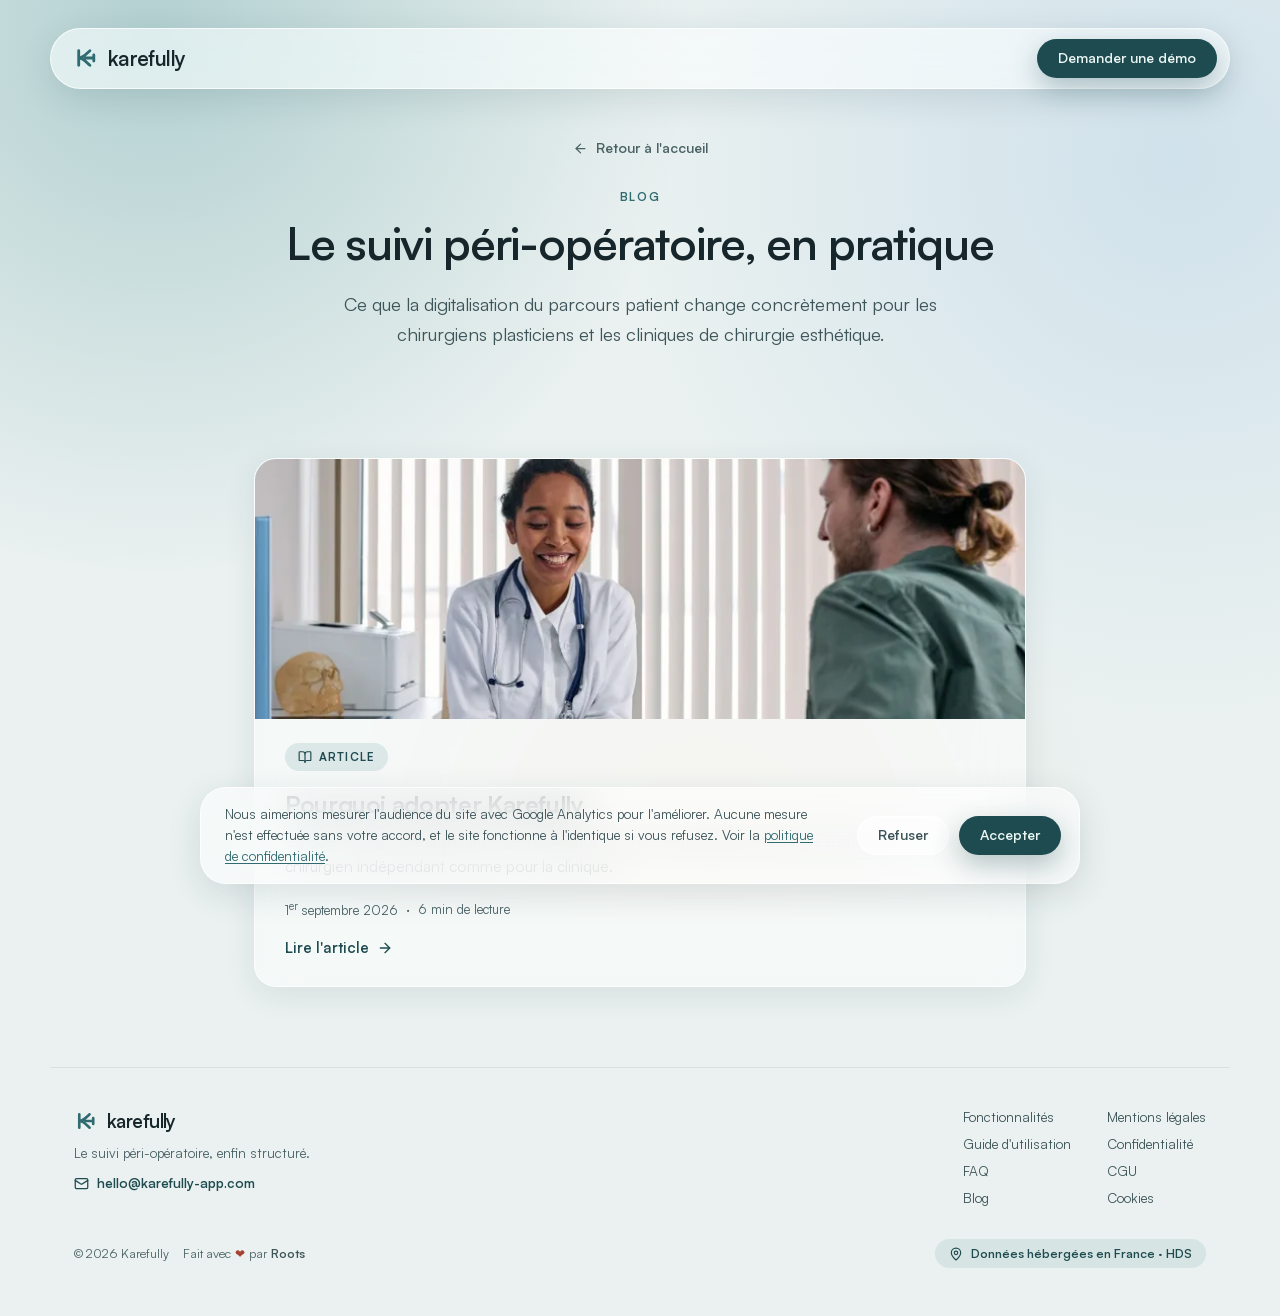
<file: blog/index.html>
<!DOCTYPE html>
<html lang="fr">
<head>
<meta charset="UTF-8">
<meta name="viewport" content="width=device-width, initial-scale=1.0">
<script>document.documentElement.classList.add('js');</script>

<title>Blog — Suivi péri-opératoire en chirurgie esthétique | Karefully</title>
<meta name="description" content="Articles sur le suivi péri-opératoire digital en chirurgie esthétique : préparation pré-opératoire, bilan quotidien du patient, organisation d'équipe en clinique.">
<meta name="theme-color" content="#EAF1F0">
<link rel="canonical" href="https://karefully-app.com/blog/">

<meta property="og:type" content="website">
<meta property="og:site_name" content="Karefully">
<meta property="og:title" content="Blog — Suivi péri-opératoire en chirurgie esthétique">
<meta property="og:description" content="Articles sur le suivi péri-opératoire digital en chirurgie esthétique.">
<meta property="og:locale" content="fr_FR">
<meta property="og:url" content="https://karefully-app.com/blog/">
<meta property="og:image" content="https://karefully-app.com/assets/og-image.png">

<link rel="icon" type="image/svg+xml" href="/favicon.svg">
<link rel="apple-touch-icon" href="/logo/brume/favicon-brume-180.png">
<link rel="icon" type="image/png" sizes="32x32" href="/logo/brume/favicon-brume-32.png">

<link rel="preload" href="/fonts/Satoshi-Variable.woff2" as="font" type="font/woff2" crossorigin>
<link rel="stylesheet" href="/style.css">
</head>
<body>

<a href="#main" class="skip-link">Aller au contenu</a>

<svg width="0" height="0" style="position:absolute" aria-hidden="true" focusable="false">
<symbol id="i-mail" viewBox="0 0 24 24"><rect width="20" height="16" x="2" y="4" rx="2"/><path d="m22 7-8.97 5.7a1.94 1.94 0 0 1-2.06 0L2 7"/></symbol>
<symbol id="i-arrow-left" viewBox="0 0 24 24"><path d="M19 12H5"/><path d="m12 19-7-7 7-7"/></symbol>
<symbol id="i-arrow-right" viewBox="0 0 24 24"><path d="M5 12h14"/><path d="m12 5 7 7-7 7"/></symbol>
<symbol id="i-book-open" viewBox="0 0 24 24"><path d="M12 7v14"/><path d="M3 18a1 1 0 0 1-1-1V4a1 1 0 0 1 1-1h5a4 4 0 0 1 4 4 4 4 0 0 1 4-4h5a1 1 0 0 1 1 1v13a1 1 0 0 1-1 1h-6a3 3 0 0 0-3 3 3 3 0 0 0-3-3z"/></symbol>
<symbol id="i-map-pin" viewBox="0 0 24 24"><path d="M20 10c0 4.99-5.54 10.19-7.4 11.8a1 1 0 0 1-1.2 0C9.54 20.19 4 14.99 4 10a8 8 0 0 1 16 0"/><circle cx="12" cy="10" r="3"/></symbol>
</svg>

<div class="subnav">
    <div class="subnav__inner glass-nav">
        <a class="brand" href="/" aria-label="Karefully — accueil">
            <svg viewBox="0 0 100 100" fill="none" aria-hidden="true"><path d="M22 78 V 22 M22 50 C 40 50, 50 35, 65 22 M22 50 C 40 50, 50 65, 65 78 M48 50 L 80 50 M80 38 L 80 62" stroke="#2F6B70" stroke-width="11" stroke-linecap="round" stroke-linejoin="round"/></svg>
            <span class="brand__name">karefully</span>
        </a>
        <a class="btn btn-primary btn-sm" href="../index.html#demo">Demander une démo</a>
    </div>
</div>

<main id="main">

<header class="page-header">
    <a class="guide-back" href="/"><svg class="icon" aria-hidden="true" style="width:15px;height:15px"><use href="#i-arrow-left"></use></svg>Retour à l'accueil</a>
    <p class="eyebrow">Blog</p>
    <h1 class="h1">Le suivi péri-opératoire, en pratique</h1>
    <p class="lead">Ce que la digitalisation du parcours patient change concrètement pour les chirurgiens plasticiens et les cliniques de chirurgie esthétique.</p>
</header>

<section class="section" aria-label="Articles">
    <div class="container section--faq">
        <div class="blog-grid">
            <a class="blog-card blog-card--cover glass-card" href="/blog/pourquoi-adopter-karefully">
                <span class="blog-card__media">
                    <img src="/assets/blog/pourquoi-adopter-cover.webp"
                         srcset="/assets/blog/pourquoi-adopter-cover-sm.webp 760w, /assets/blog/pourquoi-adopter-cover.webp 1200w"
                         sizes="(max-width: 768px) 92vw, 740px"
                         width="1200" height="800"
                         alt="Consultation entre une patiente et son chirurgien" loading="lazy" decoding="async">
                </span>
                <span class="blog-card__tag"><svg class="icon" aria-hidden="true" style="width:14px;height:14px"><use href="#i-book-open"></use></svg>Article</span>
                <h3>Pourquoi adopter Karefully</h3>
                <p>Ce que change une application péri-opératoire dans une pratique de chirurgie esthétique — pour le chirurgien indépendant comme pour la clinique.</p>
                <span class="blog-card__meta">
                    <time datetime="2026-09-01">1<sup>er</sup> septembre 2026</time>
                    <span class="blog-card__read">6 min de lecture</span>
                </span>
                <span class="blog-card__cta">Lire l'article<svg class="icon" aria-hidden="true" style="width:16px;height:16px"><use href="#i-arrow-right"></use></svg></span>
            </a>
        </div>
    </div>
</section>

</main>

<footer class="footer">
    <div class="footer__top">
        <div>
            <a class="brand" href="/" aria-label="Karefully — accueil">
                <svg viewBox="0 0 100 100" fill="none" aria-hidden="true"><path d="M22 78 V 22 M22 50 C 40 50, 50 35, 65 22 M22 50 C 40 50, 50 65, 65 78 M48 50 L 80 50 M80 38 L 80 62" stroke="#2F6B70" stroke-width="11" stroke-linecap="round" stroke-linejoin="round"/></svg>
                <span class="brand__name">karefully</span>
            </a>
            <p class="footer__tagline">Le suivi péri-opératoire, enfin structuré.</p>
            <a class="footer__mail" href="mailto:hello@karefully-app.com"><svg class="icon" aria-hidden="true" style="width:15px;height:15px"><use href="#i-mail"></use></svg>hello@karefully-app.com</a>
        </div>

        <nav class="footer__links" aria-label="Liens de bas de page">
            <ul>
                <li><a href="../index.html#features">Fonctionnalités</a></li>
                <li><a href="/guide">Guide d'utilisation</a></li>
                <li><a href="../index.html#faq">FAQ</a></li>
                <li><a href="/blog/">Blog</a></li>
            </ul>
            <ul>
                <li><a href="/mentions-legales">Mentions légales</a></li>
                <li><a href="/politique-confidentialite">Confidentialité</a></li>
                <li><a href="/conditions-generales">CGU</a></li>
                <li><a href="#" id="consentReopen">Cookies</a></li>
            </ul>
        </nav>
    </div>

    <div class="footer__bottom">
        <span class="footer__legal">
            © 2026 Karefully
            <span class="footer__credit">Fait avec <span class="footer__heart" aria-hidden="true">❤</span><span class="visually-hidden">amour</span> par <a href="https://rootsagency.be" target="_blank" rel="noopener">Roots</a></span>
        </span>
        <span class="footer__hds"><svg class="icon" aria-hidden="true" style="width:14px;height:14px"><use href="#i-map-pin"></use></svg>Données hébergées en France · HDS</span>
    </div>
</footer>

<script type="application/ld+json">
{
  "@context": "https://schema.org",
  "@type": "Blog",
  "name": "Blog Karefully",
  "description": "Articles sur le suivi péri-opératoire digital en chirurgie esthétique.",
  "url": "https://karefully-app.com/blog/",
  "inLanguage": "fr-FR",
  "publisher": { "@type": "Organization", "name": "Karefully", "url": "https://karefully-app.com/" },
  "blogPost": [
    {
      "@type": "BlogPosting",
      "headline": "Pourquoi adopter Karefully",
      "url": "https://karefully-app.com/blog/pourquoi-adopter-karefully",
      "datePublished": "2026-09-01"
    }
  ]
}
</script>

<div class="consent" id="consentBanner" role="dialog" aria-live="polite" aria-label="Choix relatif à la mesure d'audience" hidden>
    <div class="consent__inner glass-nav">
        <p class="consent__text">Nous aimerions mesurer l'audience du site avec Google Analytics pour l'améliorer. Aucune mesure n'est effectuée sans votre accord, et le site fonctionne à l'identique si vous refusez. Voir la <a href="/politique-confidentialite">politique de confidentialité</a>.</p>
        <div class="consent__actions">
            <button class="btn btn-secondary btn-sm" type="button" id="consentRefuse">Refuser</button>
            <button class="btn btn-primary btn-sm" type="button" id="consentAccept">Accepter</button>
        </div>
    </div>
</div>

<script src="/script.js" defer></script>
</body>
</html>
</file>
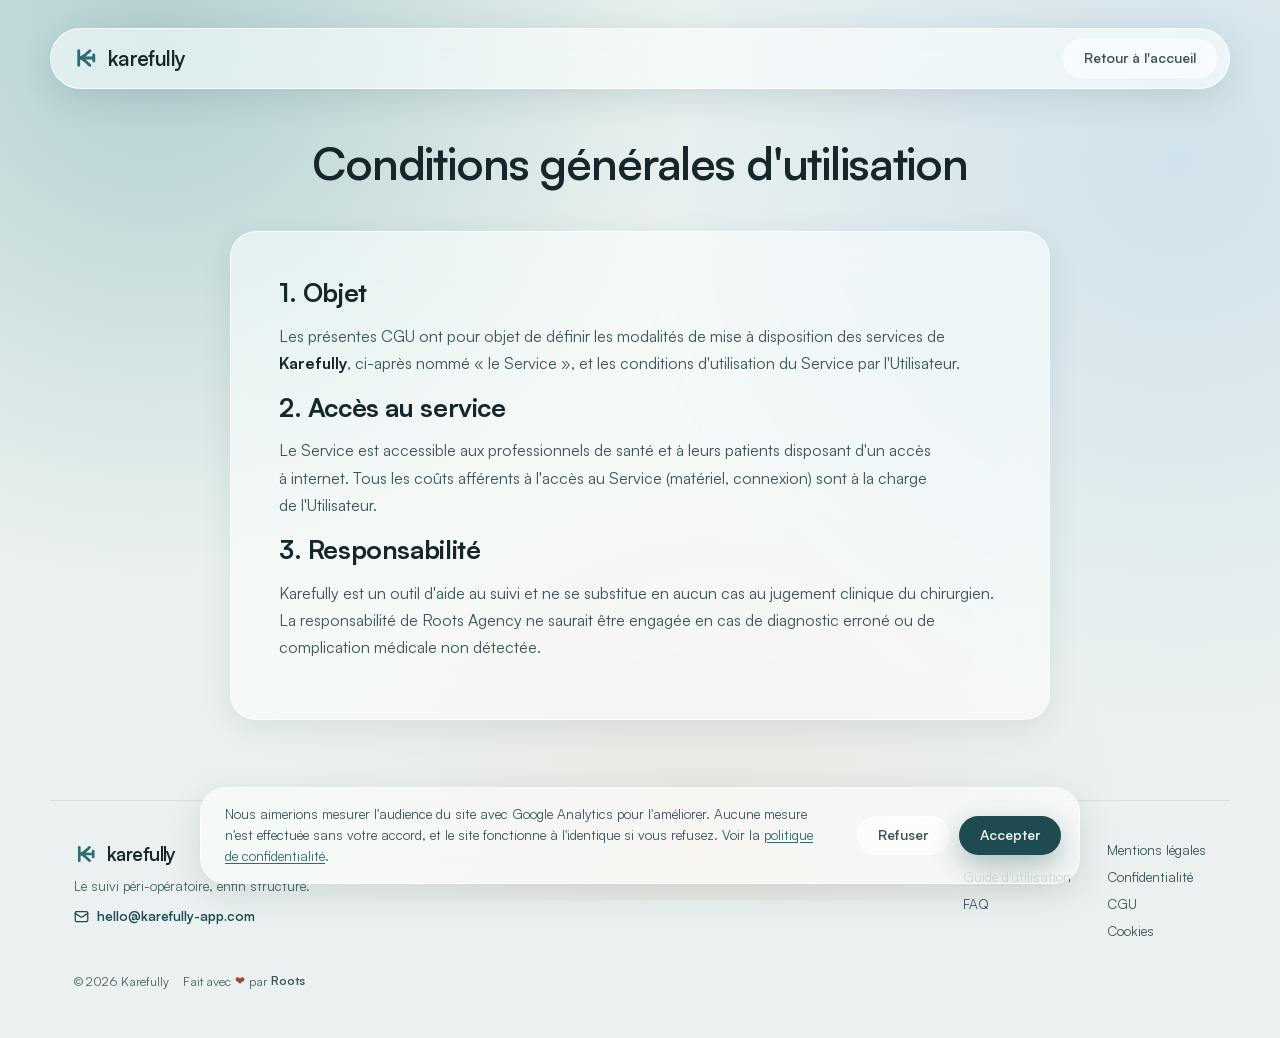
<file: conditions-generales.html>
<!DOCTYPE html>
<html lang="fr">
<head>
<meta charset="UTF-8">
<meta name="viewport" content="width=device-width, initial-scale=1.0">
<script>document.documentElement.classList.add('js');</script>

<title>Conditions générales d'utilisation — Karefully</title>
<meta name="description" content="Conditions générales d'utilisation du service Karefully.">
<meta name="theme-color" content="#EAF1F0">
<link rel="canonical" href="https://karefully-app.com/conditions-generales">
<meta name="robots" content="index, follow">

<link rel="icon" type="image/svg+xml" href="favicon.svg">
<link rel="apple-touch-icon" href="logo/brume/favicon-brume-180.png">
<link rel="icon" type="image/png" sizes="32x32" href="logo/brume/favicon-brume-32.png">

<link rel="preload" href="fonts/Satoshi-Variable.woff2" as="font" type="font/woff2" crossorigin>
<link rel="stylesheet" href="/style.css">
</head>
<body>

<a href="#main" class="skip-link">Aller au contenu</a>

<svg width="0" height="0" style="position:absolute" aria-hidden="true" focusable="false">
<symbol id="i-mail" viewBox="0 0 24 24"><rect width="20" height="16" x="2" y="4" rx="2"/><path d="m22 7-8.97 5.7a1.94 1.94 0 0 1-2.06 0L2 7"/></symbol>
</svg>

<div class="subnav">
    <div class="subnav__inner glass-nav">
        <a class="brand" href="/" aria-label="Karefully — accueil">
            <svg viewBox="0 0 100 100" fill="none" aria-hidden="true"><path d="M22 78 V 22 M22 50 C 40 50, 50 35, 65 22 M22 50 C 40 50, 50 65, 65 78 M48 50 L 80 50 M80 38 L 80 62" stroke="#2F6B70" stroke-width="11" stroke-linecap="round" stroke-linejoin="round"/></svg>
            <span class="brand__name">karefully</span>
        </a>
        <a class="btn btn-secondary btn-sm" href="/">Retour à l'accueil</a>
    </div>
</div>

<main id="main">
    <header class="page-header">
        <h1 class="h1">Conditions générales d'utilisation</h1>
    </header>

    <article class="prose glass-card">
        <section>
        <h2>1. Objet</h2>
        <p>Les présentes CGU ont pour objet de définir les modalités de mise à disposition des services de <strong>Karefully</strong>, ci-après nommé « le Service », et les conditions d'utilisation du Service par l'Utilisateur.</p>
        </section>
        <section>
        <h2>2. Accès au service</h2>
        <p>Le Service est accessible aux professionnels de santé et à leurs patients disposant d'un accès à internet. Tous les coûts afférents à l'accès au Service (matériel, connexion) sont à la charge de l'Utilisateur.</p>
        </section>
        <section>
        <h2>3. Responsabilité</h2>
        <p>Karefully est un outil d'aide au suivi et ne se substitue en aucun cas au jugement clinique du chirurgien. La responsabilité de Roots Agency ne saurait être engagée en cas de diagnostic erroné ou de complication médicale non détectée.</p>
        </section>
    </article>
</main>

<footer class="footer">
    <div class="footer__top">
        <div>
            <a class="brand" href="/" aria-label="Karefully — accueil">
                <svg viewBox="0 0 100 100" fill="none" aria-hidden="true"><path d="M22 78 V 22 M22 50 C 40 50, 50 35, 65 22 M22 50 C 40 50, 50 65, 65 78 M48 50 L 80 50 M80 38 L 80 62" stroke="#2F6B70" stroke-width="11" stroke-linecap="round" stroke-linejoin="round"/></svg>
                <span class="brand__name">karefully</span>
            </a>
            <p class="footer__tagline">Le suivi péri-opératoire, enfin structuré.</p>
            <a class="footer__mail" href="mailto:hello@karefully-app.com"><svg class="icon" aria-hidden="true" style="width:15px;height:15px"><use href="#i-mail"></use></svg>hello@karefully-app.com</a>
        </div>

        <nav class="footer__links" aria-label="Liens de bas de page">
            <ul>
                <li><a href="index.html#features">Fonctionnalités</a></li>
                <li><a href="/guide">Guide d'utilisation</a></li>
                <li><a href="index.html#faq">FAQ</a></li>
            </ul>
            <ul>
                <li><a href="/mentions-legales">Mentions légales</a></li>
                <li><a href="/politique-confidentialite">Confidentialité</a></li>
                <li><a href="/conditions-generales">CGU</a></li>
                <li><a href="#" id="consentReopen">Cookies</a></li>
            </ul>
        </nav>
    </div>

    <div class="footer__bottom">
        <span class="footer__legal">
            © 2026 Karefully
            <span class="footer__credit">Fait avec <span class="footer__heart" aria-hidden="true">❤</span><span class="visually-hidden">amour</span> par <a href="https://rootsagency.be" target="_blank" rel="noopener">Roots</a></span>
        </span>
    </div>
</footer>

<div class="consent" id="consentBanner" role="dialog" aria-live="polite" aria-label="Choix relatif à la mesure d'audience" hidden>
    <div class="consent__inner glass-nav">
        <p class="consent__text">Nous aimerions mesurer l'audience du site avec Google Analytics pour l'améliorer. Aucune mesure n'est effectuée sans votre accord, et le site fonctionne à l'identique si vous refusez. Voir la <a href="/politique-confidentialite">politique de confidentialité</a>.</p>
        <div class="consent__actions">
            <button class="btn btn-secondary btn-sm" type="button" id="consentRefuse">Refuser</button>
            <button class="btn btn-primary btn-sm" type="button" id="consentAccept">Accepter</button>
        </div>
    </div>
</div>

<script src="/script.js" defer></script>

</body>
</html>
</file>
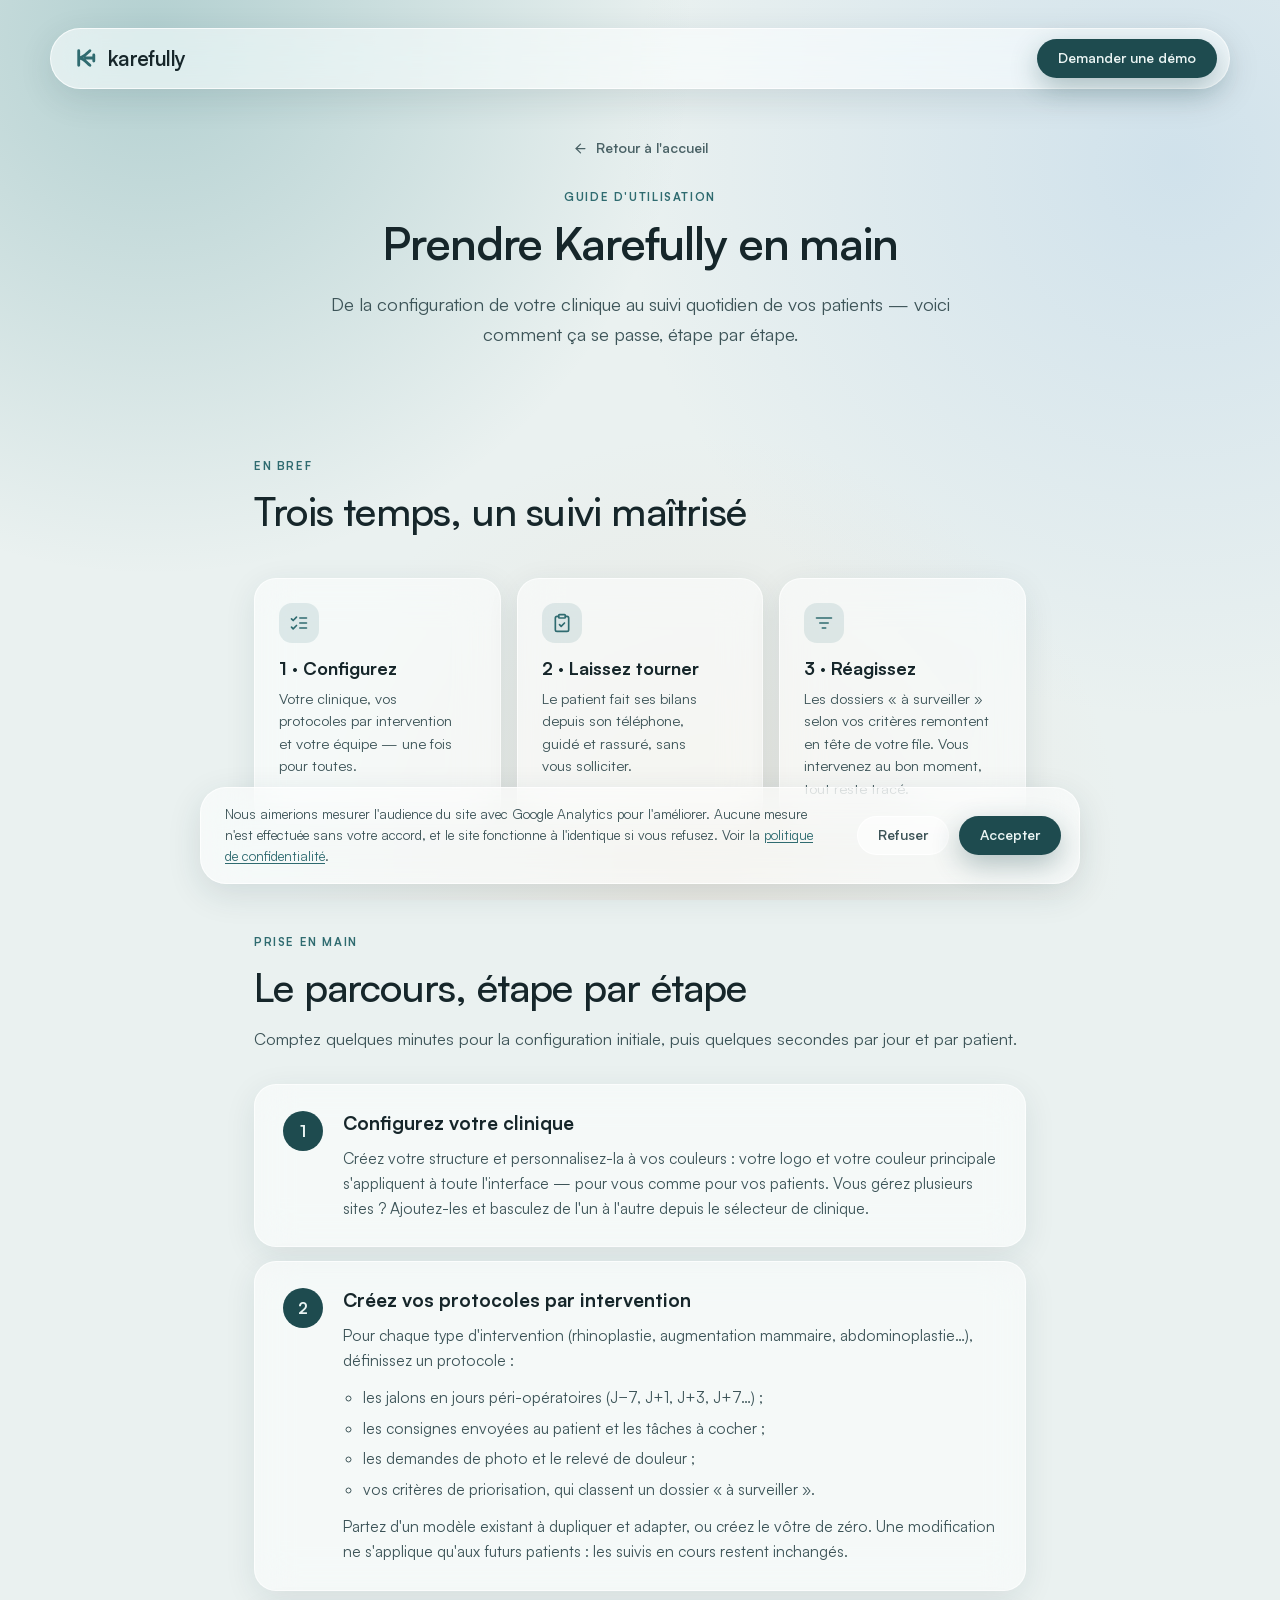
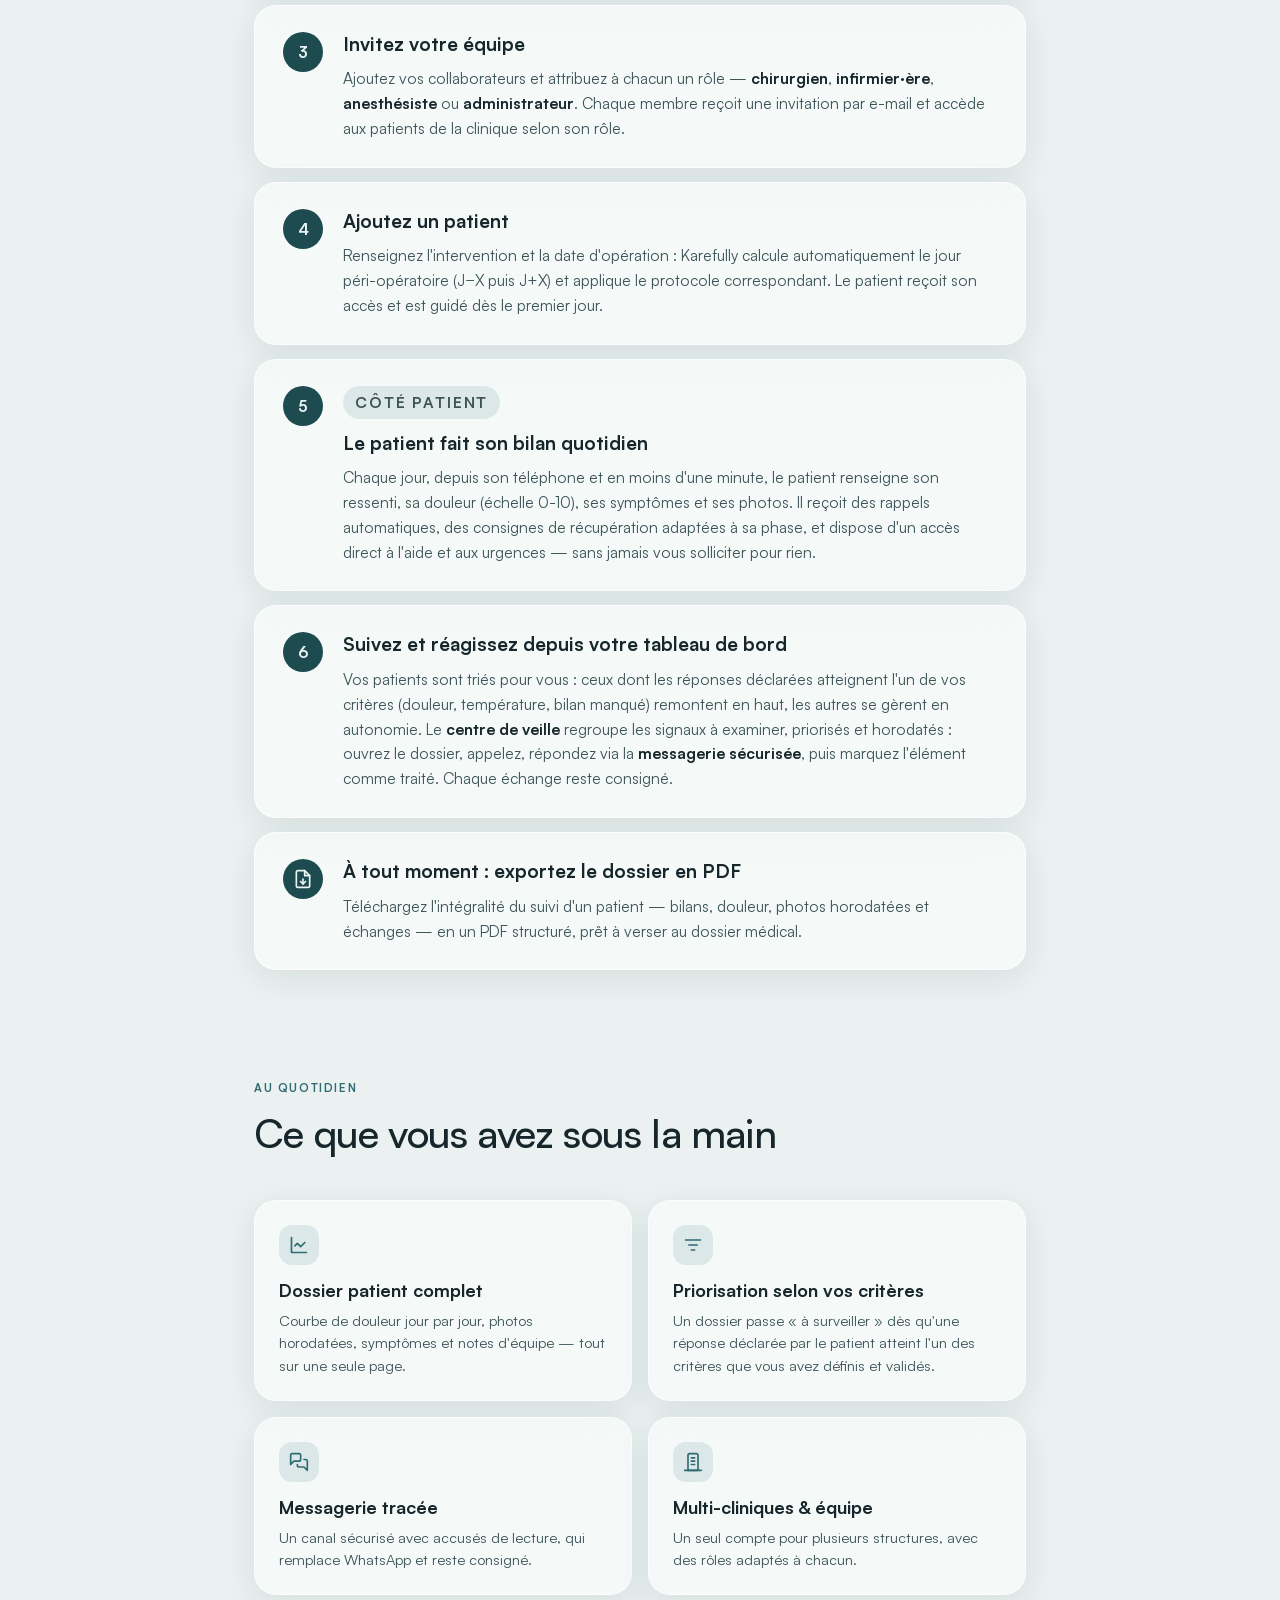
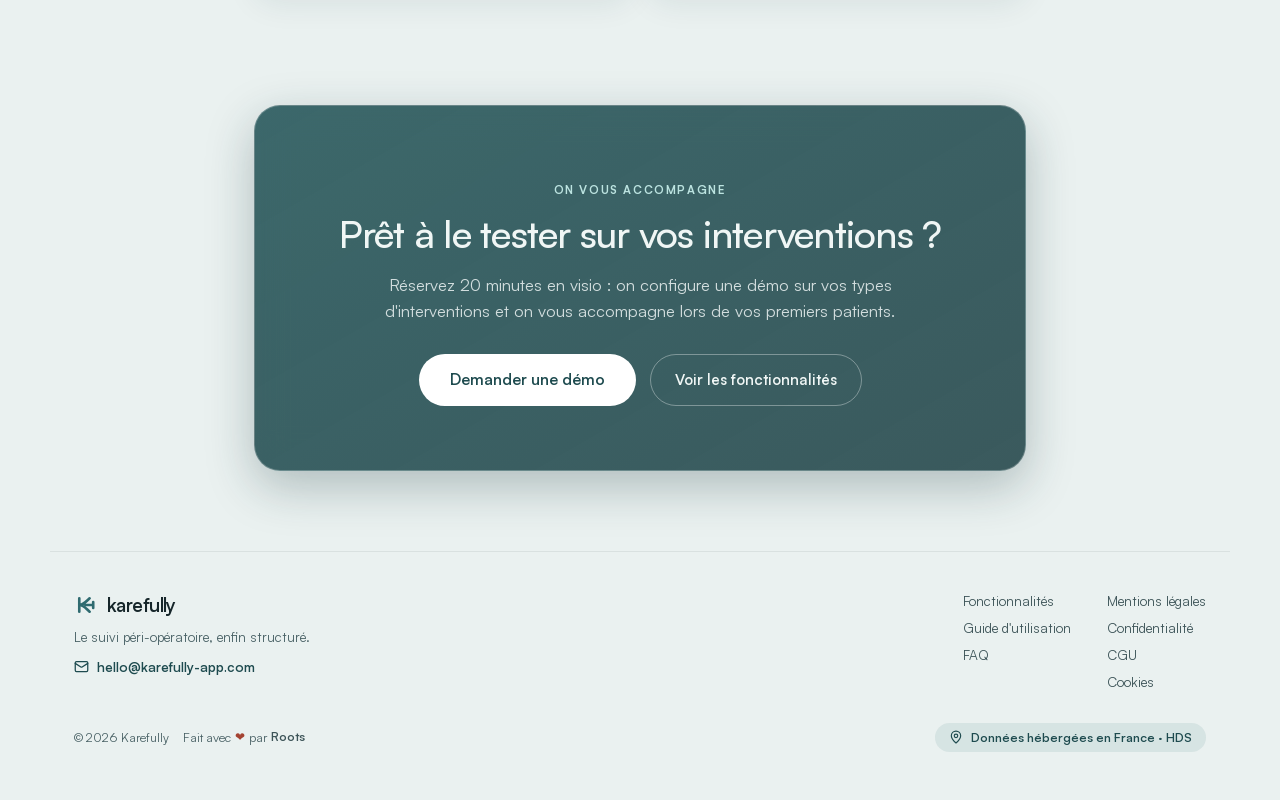
<file: guide.html>
<!DOCTYPE html>
<html lang="fr">
<head>
<meta charset="UTF-8">
<meta name="viewport" content="width=device-width, initial-scale=1.0">
<script>document.documentElement.classList.add('js');</script>

<title>Guide d'utilisation — Karefully pour les chirurgiens et cliniques</title>
<meta name="description" content="Prenez Karefully en main : configurez vos protocoles, invitez votre équipe, ajoutez vos patients et suivez leur récupération depuis un seul tableau de bord.">
<meta name="theme-color" content="#EAF1F0">
<link rel="canonical" href="https://karefully-app.com/guide">

<meta property="og:type" content="article">
<meta property="og:site_name" content="Karefully">
<meta property="og:title" content="Guide d'utilisation — Karefully">
<meta property="og:description" content="De la configuration au suivi quotidien de vos patients, en quelques étapes.">
<meta property="og:locale" content="fr_FR">
<meta property="og:url" content="https://karefully-app.com/guide">

<link rel="icon" type="image/svg+xml" href="favicon.svg">
<link rel="apple-touch-icon" href="logo/brume/favicon-brume-180.png">
<link rel="icon" type="image/png" sizes="32x32" href="logo/brume/favicon-brume-32.png">

<link rel="preload" href="fonts/Satoshi-Variable.woff2" as="font" type="font/woff2" crossorigin>
<link rel="stylesheet" href="/style.css">
</head>
<body>

<a href="#main" class="skip-link">Aller au contenu</a>

<svg width="0" height="0" style="position:absolute" aria-hidden="true" focusable="false">
<symbol id="i-mail" viewBox="0 0 24 24"><rect width="20" height="16" x="2" y="4" rx="2"/><path d="m22 7-8.97 5.7a1.94 1.94 0 0 1-2.06 0L2 7"/></symbol>
<symbol id="i-settings" viewBox="0 0 24 24"><path d="m3 17 2 2 4-4"/><path d="m3 7 2 2 4-4"/><path d="M13 6h8"/><path d="M13 12h8"/><path d="M13 18h8"/></symbol>
<symbol id="i-clipboard-check" viewBox="0 0 24 24"><rect x="8" y="2" width="8" height="4" rx="1"/><path d="M16 4h2a2 2 0 0 1 2 2v14a2 2 0 0 1-2 2H6a2 2 0 0 1-2-2V6a2 2 0 0 1 2-2h2"/><path d="m9 14 2 2 4-4"/></symbol>
<symbol id="i-list-filter" viewBox="0 0 24 24"><path d="M3 6h18"/><path d="M7 12h10"/><path d="M10 18h4"/></symbol>
<symbol id="i-chart" viewBox="0 0 24 24"><path d="M3 3v18h18"/><path d="m19 9-5 5-4-4-3 3"/></symbol>
<symbol id="i-message" viewBox="0 0 24 24"><path d="M14 9a2 2 0 0 1-2 2H6l-4 4V4a2 2 0 0 1 2-2h8a2 2 0 0 1 2 2z"/><path d="M18 9h2a2 2 0 0 1 2 2v11l-4-4h-6a2 2 0 0 1-2-2v-1"/></symbol>
<symbol id="i-building" viewBox="0 0 24 24"><path d="M6 22V4a2 2 0 0 1 2-2h8a2 2 0 0 1 2 2v18Z"/><path d="M2 22h20"/><path d="M10 7h4"/><path d="M10 11h4"/><path d="M10 15h4"/></symbol>
<symbol id="i-file-down" viewBox="0 0 24 24"><path d="M14 2H6a2 2 0 0 0-2 2v16a2 2 0 0 0 2 2h12a2 2 0 0 0 2-2V8z"/><path d="M14 2v6h6"/><path d="M12 12v6"/><path d="m9 15 3 3 3-3"/></symbol>
<symbol id="i-arrow-left" viewBox="0 0 24 24"><path d="M19 12H5"/><path d="m12 19-7-7 7-7"/></symbol>
</svg>

<div class="subnav">
    <div class="subnav__inner glass-nav">
        <a class="brand" href="/" aria-label="Karefully — accueil">
            <svg viewBox="0 0 100 100" fill="none" aria-hidden="true"><path d="M22 78 V 22 M22 50 C 40 50, 50 35, 65 22 M22 50 C 40 50, 50 65, 65 78 M48 50 L 80 50 M80 38 L 80 62" stroke="#2F6B70" stroke-width="11" stroke-linecap="round" stroke-linejoin="round"/></svg>
            <span class="brand__name">karefully</span>
        </a>
        <a class="btn btn-primary btn-sm" href="index.html#demo">Demander une démo</a>
    </div>
</div>

<main id="main">

<header class="page-header">
    <a class="guide-back" href="/"><svg class="icon" aria-hidden="true" style="width:15px;height:15px"><use href="#i-arrow-left"></use></svg>Retour à l'accueil</a>
    <p class="eyebrow">Guide d'utilisation</p>
    <h1 class="h1">Prendre Karefully en main</h1>
    <p class="lead">De la configuration de votre clinique au suivi quotidien de vos patients — voici comment ça se passe, étape par étape.</p>
</header>

<!-- ===== EN BREF ===== -->
<section class="section" aria-labelledby="bref-title">
    <div class="container section--faq">
        <p class="eyebrow">En bref</p>
        <h2 class="h2" id="bref-title">Trois temps, un suivi maîtrisé</h2>

        <div class="guide-grid">
            <article class="mini-card glass-card">
                <span class="icon-tile"><svg class="icon" aria-hidden="true"><use href="#i-settings"></use></svg></span>
                <h3>1 · Configurez</h3>
                <p>Votre clinique, vos protocoles par intervention et votre équipe — une fois pour toutes.</p>
            </article>
            <article class="mini-card glass-card">
                <span class="icon-tile"><svg class="icon" aria-hidden="true"><use href="#i-clipboard-check"></use></svg></span>
                <h3>2 · Laissez tourner</h3>
                <p>Le patient fait ses bilans depuis son téléphone, guidé et rassuré, sans vous solliciter.</p>
            </article>
            <article class="mini-card glass-card">
                <span class="icon-tile"><svg class="icon" aria-hidden="true"><use href="#i-list-filter"></use></svg></span>
                <h3>3 · Réagissez</h3>
                <p>Les dossiers « à surveiller » selon vos critères remontent en tête de votre file. Vous intervenez au bon moment, tout reste tracé.</p>
            </article>
        </div>
    </div>
</section>

<!-- ===== ÉTAPES ===== -->
<section class="section" aria-labelledby="etapes-title">
    <div class="container section--faq">
        <p class="eyebrow">Prise en main</p>
        <h2 class="h2" id="etapes-title">Le parcours, étape par étape</h2>
        <p class="body-text" style="margin:-28px 0 32px">Comptez quelques minutes pour la configuration initiale, puis quelques secondes par jour et par patient.</p>

        <ol class="guide-steps">
            <li class="guide-step glass-card">
                <span class="guide-step__num">1</span>
                <div>
                    <h3>Configurez votre clinique</h3>
                    <p>Créez votre structure et personnalisez-la à vos couleurs : votre logo et votre couleur principale s'appliquent à toute l'interface — pour vous comme pour vos patients. Vous gérez plusieurs sites&nbsp;? Ajoutez-les et basculez de l'un à l'autre depuis le sélecteur de clinique.</p>
                </div>
            </li>

            <li class="guide-step glass-card">
                <span class="guide-step__num">2</span>
                <div>
                    <h3>Créez vos protocoles par intervention</h3>
                    <p>Pour chaque type d'intervention (rhinoplastie, augmentation mammaire, abdominoplastie…), définissez un protocole&nbsp;:</p>
                    <ul>
                        <li>les jalons en jours péri-opératoires (J−7, J+1, J+3, J+7…)&nbsp;;</li>
                        <li>les consignes envoyées au patient et les tâches à cocher&nbsp;;</li>
                        <li>les demandes de photo et le relevé de douleur&nbsp;;</li>
                        <li>vos critères de priorisation, qui classent un dossier « à surveiller ».</li>
                    </ul>
                    <p>Partez d'un modèle existant à dupliquer et adapter, ou créez le vôtre de zéro. Une modification ne s'applique qu'aux futurs patients&nbsp;: les suivis en cours restent inchangés.</p>
                </div>
            </li>

            <li class="guide-step glass-card">
                <span class="guide-step__num">3</span>
                <div>
                    <h3>Invitez votre équipe</h3>
                    <p>Ajoutez vos collaborateurs et attribuez à chacun un rôle — <strong>chirurgien</strong>, <strong>infirmier·ère</strong>, <strong>anesthésiste</strong> ou <strong>administrateur</strong>. Chaque membre reçoit une invitation par e-mail et accède aux patients de la clinique selon son rôle.</p>
                </div>
            </li>

            <li class="guide-step glass-card">
                <span class="guide-step__num">4</span>
                <div>
                    <h3>Ajoutez un patient</h3>
                    <p>Renseignez l'intervention et la date d'opération&nbsp;: Karefully calcule automatiquement le jour péri-opératoire (J−X puis J+X) et applique le protocole correspondant. Le patient reçoit son accès et est guidé dès le premier jour.</p>
                </div>
            </li>

            <li class="guide-step glass-card">
                <span class="guide-step__num">5</span>
                <div>
                    <p class="guide-step__tag">Côté patient</p>
                    <h3>Le patient fait son bilan quotidien</h3>
                    <p>Chaque jour, depuis son téléphone et en moins d'une minute, le patient renseigne son ressenti, sa douleur (échelle 0-10), ses symptômes et ses photos. Il reçoit des rappels automatiques, des consignes de récupération adaptées à sa phase, et dispose d'un accès direct à l'aide et aux urgences — sans jamais vous solliciter pour rien.</p>
                </div>
            </li>

            <li class="guide-step glass-card">
                <span class="guide-step__num">6</span>
                <div>
                    <h3>Suivez et réagissez depuis votre tableau de bord</h3>
                    <p>Vos patients sont triés pour vous&nbsp;: ceux dont les réponses déclarées atteignent l'un de vos critères (douleur, température, bilan manqué) remontent en haut, les autres se gèrent en autonomie. Le <strong>centre de veille</strong> regroupe les signaux à examiner, priorisés et horodatés&nbsp;: ouvrez le dossier, appelez, répondez via la <strong>messagerie sécurisée</strong>, puis marquez l'élément comme traité. Chaque échange reste consigné.</p>
                </div>
            </li>

            <li class="guide-step glass-card">
                <span class="guide-step__num" aria-hidden="true"><svg class="icon" style="width:20px;height:20px"><use href="#i-file-down"></use></svg></span>
                <div>
                    <h3>À tout moment&nbsp;: exportez le dossier en PDF</h3>
                    <p>Téléchargez l'intégralité du suivi d'un patient — bilans, douleur, photos horodatées et échanges — en un PDF structuré, prêt à verser au dossier médical.</p>
                </div>
            </li>
        </ol>
    </div>
</section>

<!-- ===== AU QUOTIDIEN ===== -->
<section class="section" aria-labelledby="quotidien-title">
    <div class="container section--faq">
        <p class="eyebrow">Au quotidien</p>
        <h2 class="h2" id="quotidien-title">Ce que vous avez sous la main</h2>

        <div class="guide-grid guide-grid--2">
            <article class="mini-card glass-card">
                <span class="icon-tile"><svg class="icon" aria-hidden="true"><use href="#i-chart"></use></svg></span>
                <h3>Dossier patient complet</h3>
                <p>Courbe de douleur jour par jour, photos horodatées, symptômes et notes d'équipe — tout sur une seule page.</p>
            </article>
            <article class="mini-card glass-card">
                <span class="icon-tile"><svg class="icon" aria-hidden="true"><use href="#i-list-filter"></use></svg></span>
                <h3>Priorisation selon vos critères</h3>
                <p>Un dossier passe « à surveiller » dès qu'une réponse déclarée par le patient atteint l'un des critères que vous avez définis et validés.</p>
            </article>
            <article class="mini-card glass-card">
                <span class="icon-tile"><svg class="icon" aria-hidden="true"><use href="#i-message"></use></svg></span>
                <h3>Messagerie tracée</h3>
                <p>Un canal sécurisé avec accusés de lecture, qui remplace WhatsApp et reste consigné.</p>
            </article>
            <article class="mini-card glass-card">
                <span class="icon-tile"><svg class="icon" aria-hidden="true"><use href="#i-building"></use></svg></span>
                <h3>Multi-cliniques &amp; équipe</h3>
                <p>Un seul compte pour plusieurs structures, avec des rôles adaptés à chacun.</p>
            </article>
        </div>
    </div>
</section>

<!-- ===== CTA ===== -->
<section class="section" aria-labelledby="guide-cta-title">
    <div class="container section--faq">
        <div class="panel-dark" style="text-align:center">
            <p class="eyebrow eyebrow--on-dark">On vous accompagne</p>
            <h2 class="h2 h2--panel" id="guide-cta-title" style="margin-bottom:16px">Prêt à le tester sur vos interventions&nbsp;?</h2>
            <p style="margin:0 auto 30px;font-size:16.5px;line-height:1.6;color:var(--on-dark-soft);max-width:560px">Réservez 20 minutes en visio : on configure une démo sur vos types d'interventions et on vous accompagne lors de vos premiers patients.</p>
            <div class="guide-cta">
                <a class="btn btn-primary" href="index.html#demo" style="background:#fff;color:var(--brand-700);box-shadow:none">Demander une démo</a>
                <a class="btn btn-ghost-dark" href="index.html#features">Voir les fonctionnalités</a>
            </div>
        </div>
    </div>
</section>

</main>

<footer class="footer">
    <div class="footer__top">
        <div>
            <a class="brand" href="/" aria-label="Karefully — accueil">
                <svg viewBox="0 0 100 100" fill="none" aria-hidden="true"><path d="M22 78 V 22 M22 50 C 40 50, 50 35, 65 22 M22 50 C 40 50, 50 65, 65 78 M48 50 L 80 50 M80 38 L 80 62" stroke="#2F6B70" stroke-width="11" stroke-linecap="round" stroke-linejoin="round"/></svg>
                <span class="brand__name">karefully</span>
            </a>
            <p class="footer__tagline">Le suivi péri-opératoire, enfin structuré.</p>
            <a class="footer__mail" href="mailto:hello@karefully-app.com"><svg class="icon" aria-hidden="true" style="width:15px;height:15px"><use href="#i-mail"></use></svg>hello@karefully-app.com</a>
        </div>

        <nav class="footer__links" aria-label="Liens de bas de page">
            <ul>
                <li><a href="index.html#features">Fonctionnalités</a></li>
                <li><a href="/guide">Guide d'utilisation</a></li>
                <li><a href="index.html#faq">FAQ</a></li>
            </ul>
            <ul>
                <li><a href="/mentions-legales">Mentions légales</a></li>
                <li><a href="/politique-confidentialite">Confidentialité</a></li>
                <li><a href="/conditions-generales">CGU</a></li>
                <li><a href="#" id="consentReopen">Cookies</a></li>
            </ul>
        </nav>
    </div>

    <div class="footer__bottom">
        <span class="footer__legal">
            © 2026 Karefully
            <span class="footer__credit">Fait avec <span class="footer__heart" aria-hidden="true">❤</span><span class="visually-hidden">amour</span> par <a href="https://rootsagency.be" target="_blank" rel="noopener">Roots</a></span>
        </span>
        <span class="footer__hds"><svg class="icon" aria-hidden="true" style="width:14px;height:14px"><use href="#i-map-pin-guide"></use></svg>Données hébergées en France · HDS</span>
    </div>
</footer>

<svg width="0" height="0" style="position:absolute" aria-hidden="true" focusable="false">
<symbol id="i-map-pin-guide" viewBox="0 0 24 24"><path d="M20 10c0 4.99-5.54 10.19-7.4 11.8a1 1 0 0 1-1.2 0C9.54 20.19 4 14.99 4 10a8 8 0 0 1 16 0"/><circle cx="12" cy="10" r="3"/></symbol>
</svg>

<div class="consent" id="consentBanner" role="dialog" aria-live="polite" aria-label="Choix relatif à la mesure d'audience" hidden>
    <div class="consent__inner glass-nav">
        <p class="consent__text">Nous aimerions mesurer l'audience du site avec Google Analytics pour l'améliorer. Aucune mesure n'est effectuée sans votre accord, et le site fonctionne à l'identique si vous refusez. Voir la <a href="/politique-confidentialite">politique de confidentialité</a>.</p>
        <div class="consent__actions">
            <button class="btn btn-secondary btn-sm" type="button" id="consentRefuse">Refuser</button>
            <button class="btn btn-primary btn-sm" type="button" id="consentAccept">Accepter</button>
        </div>
    </div>
</div>

<script src="/script.js" defer></script>
</body>
</html>
</file>
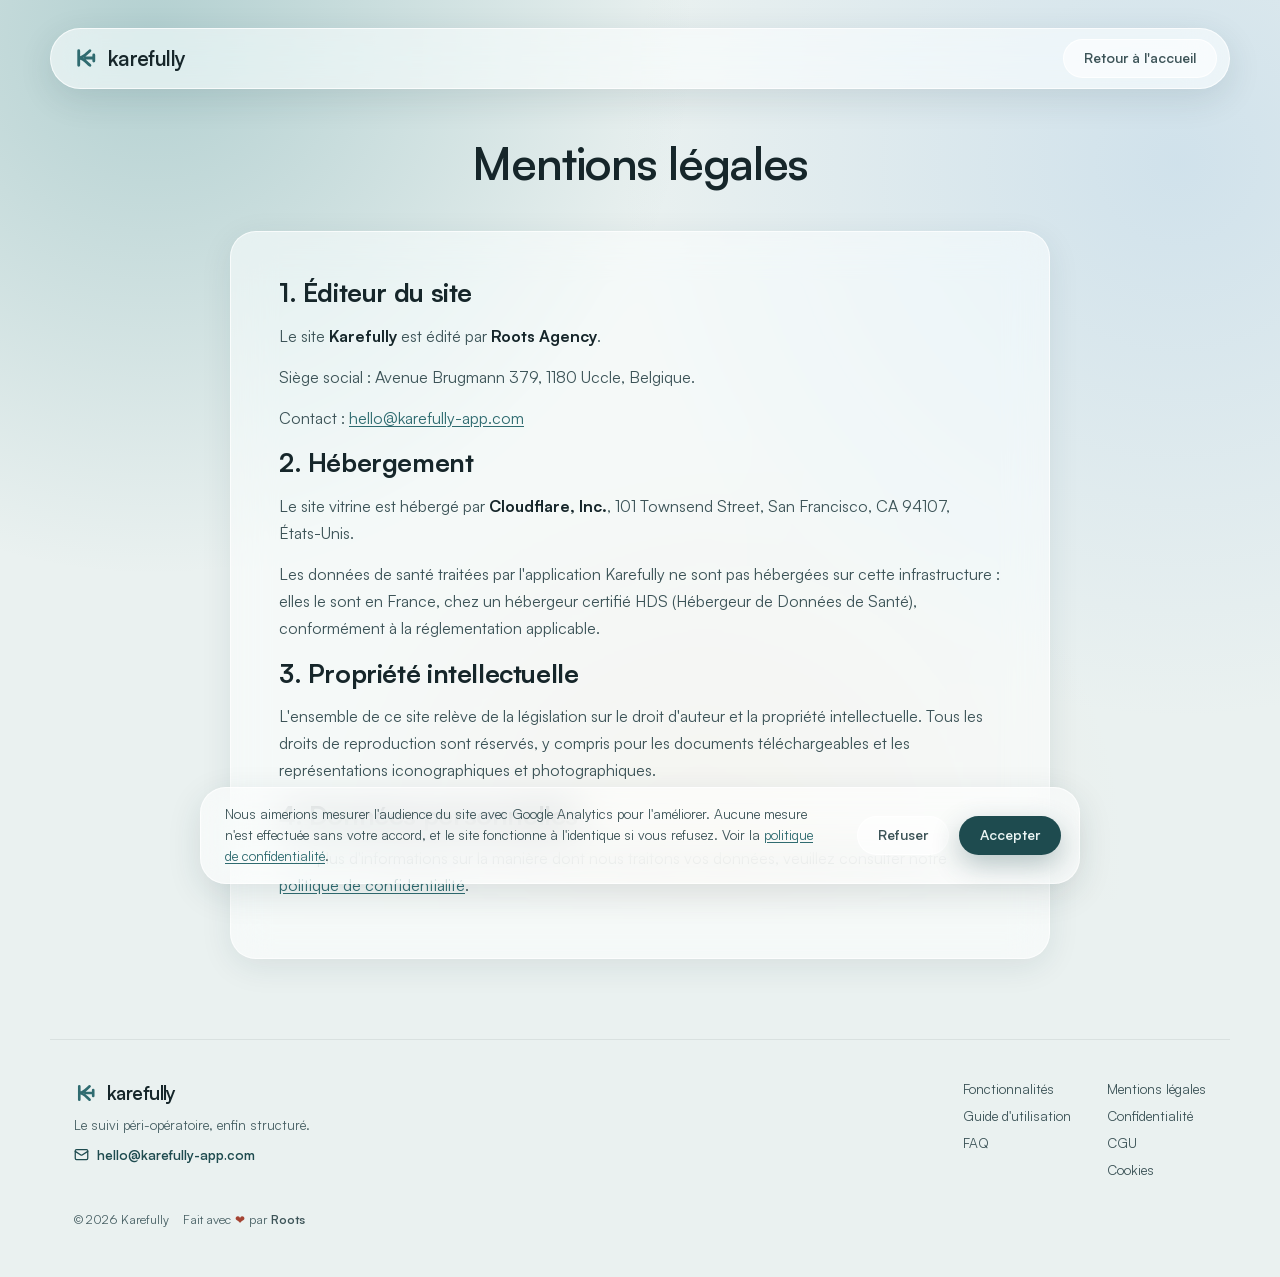
<file: mentions-legales.html>
<!DOCTYPE html>
<html lang="fr">
<head>
<meta charset="UTF-8">
<meta name="viewport" content="width=device-width, initial-scale=1.0">
<script>document.documentElement.classList.add('js');</script>

<title>Mentions légales — Karefully</title>
<meta name="description" content="Mentions légales du site Karefully : éditeur, hébergement, propriété intellectuelle et données personnelles.">
<meta name="theme-color" content="#EAF1F0">
<link rel="canonical" href="https://karefully-app.com/mentions-legales">
<meta name="robots" content="index, follow">

<link rel="icon" type="image/svg+xml" href="favicon.svg">
<link rel="apple-touch-icon" href="logo/brume/favicon-brume-180.png">
<link rel="icon" type="image/png" sizes="32x32" href="logo/brume/favicon-brume-32.png">

<link rel="preload" href="fonts/Satoshi-Variable.woff2" as="font" type="font/woff2" crossorigin>
<link rel="stylesheet" href="/style.css">
</head>
<body>

<a href="#main" class="skip-link">Aller au contenu</a>

<svg width="0" height="0" style="position:absolute" aria-hidden="true" focusable="false">
<symbol id="i-mail" viewBox="0 0 24 24"><rect width="20" height="16" x="2" y="4" rx="2"/><path d="m22 7-8.97 5.7a1.94 1.94 0 0 1-2.06 0L2 7"/></symbol>
</svg>

<div class="subnav">
    <div class="subnav__inner glass-nav">
        <a class="brand" href="/" aria-label="Karefully — accueil">
            <svg viewBox="0 0 100 100" fill="none" aria-hidden="true"><path d="M22 78 V 22 M22 50 C 40 50, 50 35, 65 22 M22 50 C 40 50, 50 65, 65 78 M48 50 L 80 50 M80 38 L 80 62" stroke="#2F6B70" stroke-width="11" stroke-linecap="round" stroke-linejoin="round"/></svg>
            <span class="brand__name">karefully</span>
        </a>
        <a class="btn btn-secondary btn-sm" href="/">Retour à l'accueil</a>
    </div>
</div>

<main id="main">
    <header class="page-header">
        <h1 class="h1">Mentions légales</h1>
    </header>

    <article class="prose glass-card">
        <section>
        <h2>1. Éditeur du site</h2>
        <p>Le site <strong>Karefully</strong> est édité par <strong>Roots Agency</strong>.</p>
        <p>Siège social : Avenue Brugmann 379, 1180 Uccle, Belgique.</p>
        <p>Contact : <a href="mailto:hello@karefully-app.com">hello@karefully-app.com</a></p>
        </section>
        <section>
        <h2>2. Hébergement</h2>
        <p>Le site vitrine est hébergé par <strong>Cloudflare, Inc.</strong>, 101 Townsend Street, San Francisco, CA 94107, États-Unis.</p>
        <p>Les données de santé traitées par l'application Karefully ne sont pas hébergées sur cette infrastructure : elles le sont en France, chez un hébergeur certifié HDS (Hébergeur de Données de Santé), conformément à la réglementation applicable.</p>
        </section>
        <section>
        <h2>3. Propriété intellectuelle</h2>
        <p>L'ensemble de ce site relève de la législation sur le droit d'auteur et la propriété intellectuelle. Tous les droits de reproduction sont réservés, y compris pour les documents téléchargeables et les représentations iconographiques et photographiques.</p>
        </section>
        <section>
        <h2>4. Données personnelles</h2>
        <p>Pour plus d'informations sur la manière dont nous traitons vos données, veuillez consulter notre <a href="/politique-confidentialite">politique de confidentialité</a>.</p>
        </section>
    </article>
</main>

<footer class="footer">
    <div class="footer__top">
        <div>
            <a class="brand" href="/" aria-label="Karefully — accueil">
                <svg viewBox="0 0 100 100" fill="none" aria-hidden="true"><path d="M22 78 V 22 M22 50 C 40 50, 50 35, 65 22 M22 50 C 40 50, 50 65, 65 78 M48 50 L 80 50 M80 38 L 80 62" stroke="#2F6B70" stroke-width="11" stroke-linecap="round" stroke-linejoin="round"/></svg>
                <span class="brand__name">karefully</span>
            </a>
            <p class="footer__tagline">Le suivi péri-opératoire, enfin structuré.</p>
            <a class="footer__mail" href="mailto:hello@karefully-app.com"><svg class="icon" aria-hidden="true" style="width:15px;height:15px"><use href="#i-mail"></use></svg>hello@karefully-app.com</a>
        </div>

        <nav class="footer__links" aria-label="Liens de bas de page">
            <ul>
                <li><a href="index.html#features">Fonctionnalités</a></li>
                <li><a href="/guide">Guide d'utilisation</a></li>
                <li><a href="index.html#faq">FAQ</a></li>
            </ul>
            <ul>
                <li><a href="/mentions-legales">Mentions légales</a></li>
                <li><a href="/politique-confidentialite">Confidentialité</a></li>
                <li><a href="/conditions-generales">CGU</a></li>
                <li><a href="#" id="consentReopen">Cookies</a></li>
            </ul>
        </nav>
    </div>

    <div class="footer__bottom">
        <span class="footer__legal">
            © 2026 Karefully
            <span class="footer__credit">Fait avec <span class="footer__heart" aria-hidden="true">❤</span><span class="visually-hidden">amour</span> par <a href="https://rootsagency.be" target="_blank" rel="noopener">Roots</a></span>
        </span>
    </div>
</footer>

<div class="consent" id="consentBanner" role="dialog" aria-live="polite" aria-label="Choix relatif à la mesure d'audience" hidden>
    <div class="consent__inner glass-nav">
        <p class="consent__text">Nous aimerions mesurer l'audience du site avec Google Analytics pour l'améliorer. Aucune mesure n'est effectuée sans votre accord, et le site fonctionne à l'identique si vous refusez. Voir la <a href="/politique-confidentialite">politique de confidentialité</a>.</p>
        <div class="consent__actions">
            <button class="btn btn-secondary btn-sm" type="button" id="consentRefuse">Refuser</button>
            <button class="btn btn-primary btn-sm" type="button" id="consentAccept">Accepter</button>
        </div>
    </div>
</div>

<script src="/script.js" defer></script>

</body>
</html>
</file>
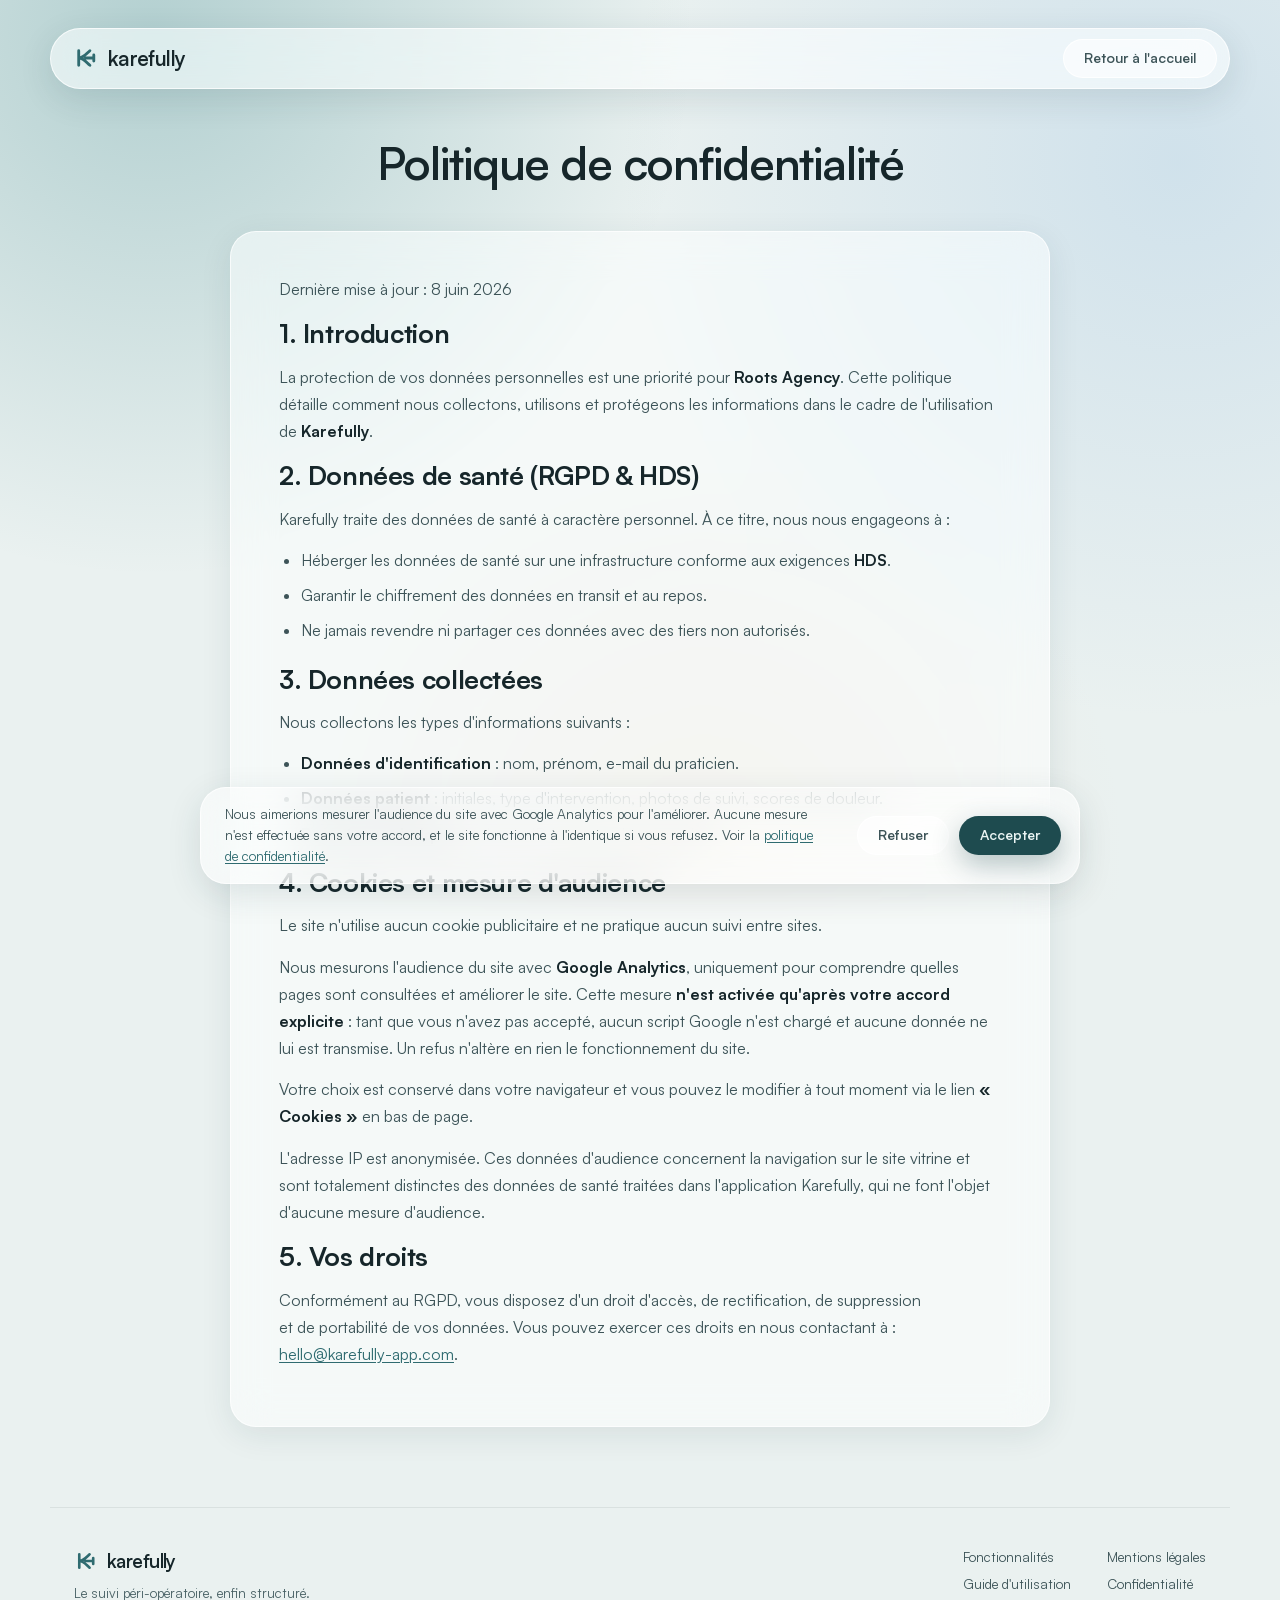
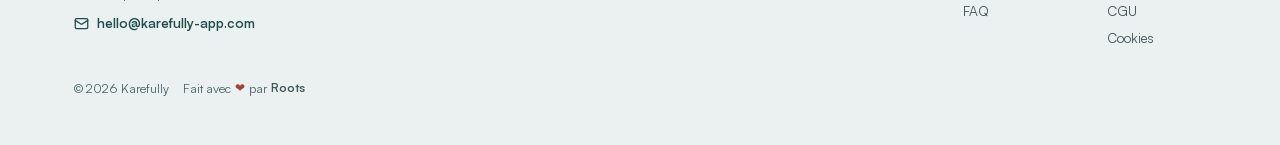
<file: politique-confidentialite.html>
<!DOCTYPE html>
<html lang="fr">
<head>
<meta charset="UTF-8">
<meta name="viewport" content="width=device-width, initial-scale=1.0">
<script>document.documentElement.classList.add('js');</script>

<title>Politique de confidentialité — Karefully</title>
<meta name="description" content="Comment Karefully collecte, protège et traite les données personnelles et les données de santé.">
<meta name="theme-color" content="#EAF1F0">
<link rel="canonical" href="https://karefully-app.com/politique-confidentialite">
<meta name="robots" content="index, follow">

<link rel="icon" type="image/svg+xml" href="favicon.svg">
<link rel="apple-touch-icon" href="logo/brume/favicon-brume-180.png">
<link rel="icon" type="image/png" sizes="32x32" href="logo/brume/favicon-brume-32.png">

<link rel="preload" href="fonts/Satoshi-Variable.woff2" as="font" type="font/woff2" crossorigin>
<link rel="stylesheet" href="/style.css">
</head>
<body>

<a href="#main" class="skip-link">Aller au contenu</a>

<svg width="0" height="0" style="position:absolute" aria-hidden="true" focusable="false">
<symbol id="i-mail" viewBox="0 0 24 24"><rect width="20" height="16" x="2" y="4" rx="2"/><path d="m22 7-8.97 5.7a1.94 1.94 0 0 1-2.06 0L2 7"/></symbol>
</svg>

<div class="subnav">
    <div class="subnav__inner glass-nav">
        <a class="brand" href="/" aria-label="Karefully — accueil">
            <svg viewBox="0 0 100 100" fill="none" aria-hidden="true"><path d="M22 78 V 22 M22 50 C 40 50, 50 35, 65 22 M22 50 C 40 50, 50 65, 65 78 M48 50 L 80 50 M80 38 L 80 62" stroke="#2F6B70" stroke-width="11" stroke-linecap="round" stroke-linejoin="round"/></svg>
            <span class="brand__name">karefully</span>
        </a>
        <a class="btn btn-secondary btn-sm" href="/">Retour à l'accueil</a>
    </div>
</div>

<main id="main">
    <header class="page-header">
        <h1 class="h1">Politique de confidentialité</h1>
    </header>

    <article class="prose glass-card">
        <p>Dernière mise à jour : 8 juin 2026</p>
        <section>
        <h2>1. Introduction</h2>
        <p>La protection de vos données personnelles est une priorité pour <strong>Roots Agency</strong>. Cette politique détaille comment nous collectons, utilisons et protégeons les informations dans le cadre de l'utilisation de <strong>Karefully</strong>.</p>
        </section>
        <section>
        <h2>2. Données de santé (RGPD &amp; HDS)</h2>
        <p>Karefully traite des données de santé à caractère personnel. À ce titre, nous nous engageons à :</p>
        <ul>
        <li>Héberger les données de santé sur une infrastructure conforme aux exigences <strong>HDS</strong>.</li>
        <li>Garantir le chiffrement des données en transit et au repos.</li>
        <li>Ne jamais revendre ni partager ces données avec des tiers non autorisés.</li>
        </ul>
        </section>
        <section>
        <h2>3. Données collectées</h2>
        <p>Nous collectons les types d'informations suivants :</p>
        <ul>
        <li><strong>Données d'identification</strong> : nom, prénom, e-mail du praticien.</li>
        <li><strong>Données patient</strong> : initiales, type d'intervention, photos de suivi, scores de douleur.</li>
        <li><strong>Données techniques</strong> : adresse IP, journaux de connexion.</li>
        </ul>
        </section>
        <section>
        <h2>4. Cookies et mesure d'audience</h2>
        <p>Le site n'utilise aucun cookie publicitaire et ne pratique aucun suivi entre sites.</p>
        <p>Nous mesurons l'audience du site avec <strong>Google Analytics</strong>, uniquement pour comprendre quelles pages sont consultées et améliorer le site. Cette mesure <strong>n'est activée qu'après votre accord explicite</strong> : tant que vous n'avez pas accepté, aucun script Google n'est chargé et aucune donnée ne lui est transmise. Un refus n'altère en rien le fonctionnement du site.</p>
        <p>Votre choix est conservé dans votre navigateur et vous pouvez le modifier à tout moment via le lien <strong>« Cookies »</strong> en bas de page.</p>
        <p>L'adresse IP est anonymisée. Ces données d'audience concernent la navigation sur le site vitrine et sont totalement distinctes des données de santé traitées dans l'application Karefully, qui ne font l'objet d'aucune mesure d'audience.</p>
        </section>
        <section>
        <h2>5. Vos droits</h2>
        <p>Conformément au RGPD, vous disposez d'un droit d'accès, de rectification, de suppression et de portabilité de vos données. Vous pouvez exercer ces droits en nous contactant à : <a href="mailto:hello@karefully-app.com">hello@karefully-app.com</a>.</p>
        </section>
    </article>
</main>

<footer class="footer">
    <div class="footer__top">
        <div>
            <a class="brand" href="/" aria-label="Karefully — accueil">
                <svg viewBox="0 0 100 100" fill="none" aria-hidden="true"><path d="M22 78 V 22 M22 50 C 40 50, 50 35, 65 22 M22 50 C 40 50, 50 65, 65 78 M48 50 L 80 50 M80 38 L 80 62" stroke="#2F6B70" stroke-width="11" stroke-linecap="round" stroke-linejoin="round"/></svg>
                <span class="brand__name">karefully</span>
            </a>
            <p class="footer__tagline">Le suivi péri-opératoire, enfin structuré.</p>
            <a class="footer__mail" href="mailto:hello@karefully-app.com"><svg class="icon" aria-hidden="true" style="width:15px;height:15px"><use href="#i-mail"></use></svg>hello@karefully-app.com</a>
        </div>

        <nav class="footer__links" aria-label="Liens de bas de page">
            <ul>
                <li><a href="index.html#features">Fonctionnalités</a></li>
                <li><a href="/guide">Guide d'utilisation</a></li>
                <li><a href="index.html#faq">FAQ</a></li>
            </ul>
            <ul>
                <li><a href="/mentions-legales">Mentions légales</a></li>
                <li><a href="/politique-confidentialite">Confidentialité</a></li>
                <li><a href="/conditions-generales">CGU</a></li>
                <li><a href="#" id="consentReopen">Cookies</a></li>
            </ul>
        </nav>
    </div>

    <div class="footer__bottom">
        <span class="footer__legal">
            © 2026 Karefully
            <span class="footer__credit">Fait avec <span class="footer__heart" aria-hidden="true">❤</span><span class="visually-hidden">amour</span> par <a href="https://rootsagency.be" target="_blank" rel="noopener">Roots</a></span>
        </span>
    </div>
</footer>

<div class="consent" id="consentBanner" role="dialog" aria-live="polite" aria-label="Choix relatif à la mesure d'audience" hidden>
    <div class="consent__inner glass-nav">
        <p class="consent__text">Nous aimerions mesurer l'audience du site avec Google Analytics pour l'améliorer. Aucune mesure n'est effectuée sans votre accord, et le site fonctionne à l'identique si vous refusez. Voir la <a href="/politique-confidentialite">politique de confidentialité</a>.</p>
        <div class="consent__actions">
            <button class="btn btn-secondary btn-sm" type="button" id="consentRefuse">Refuser</button>
            <button class="btn btn-primary btn-sm" type="button" id="consentAccept">Accepter</button>
        </div>
    </div>
</div>

<script src="/script.js" defer></script>

</body>
</html>
</file>
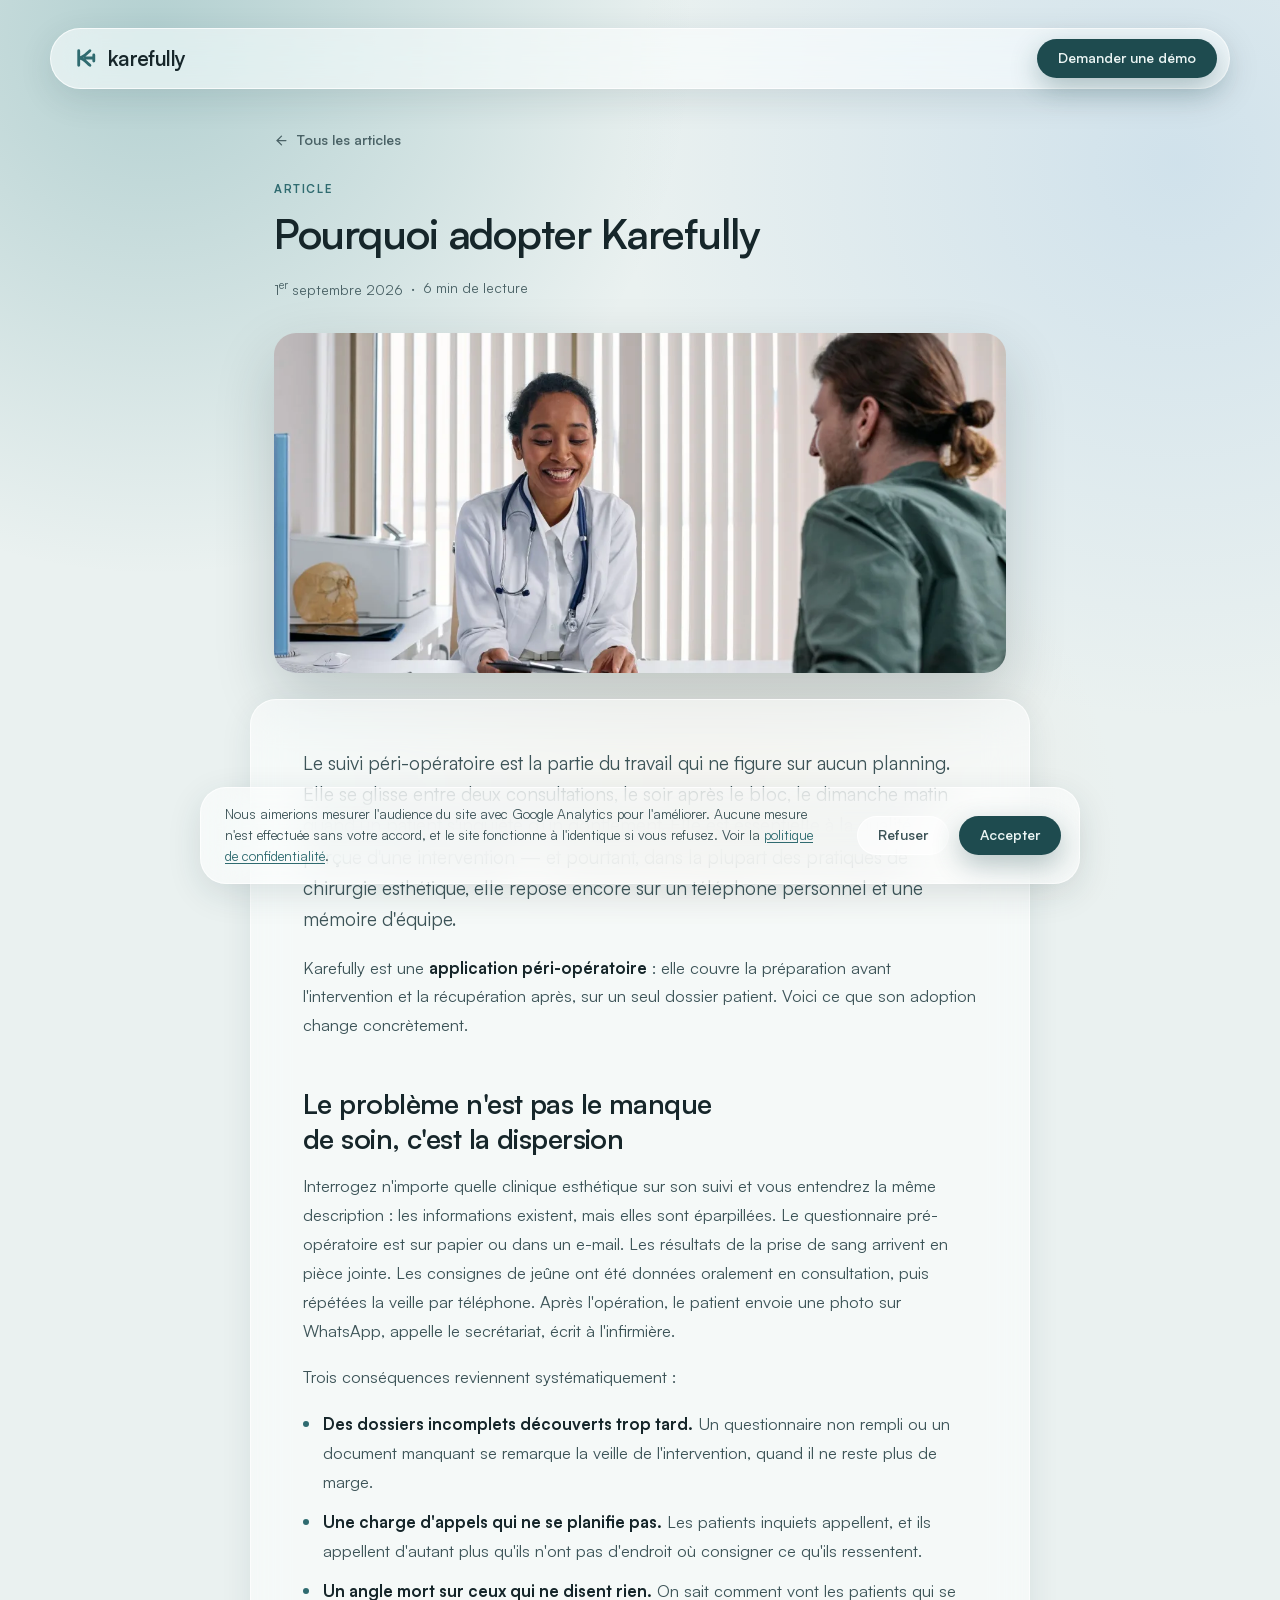
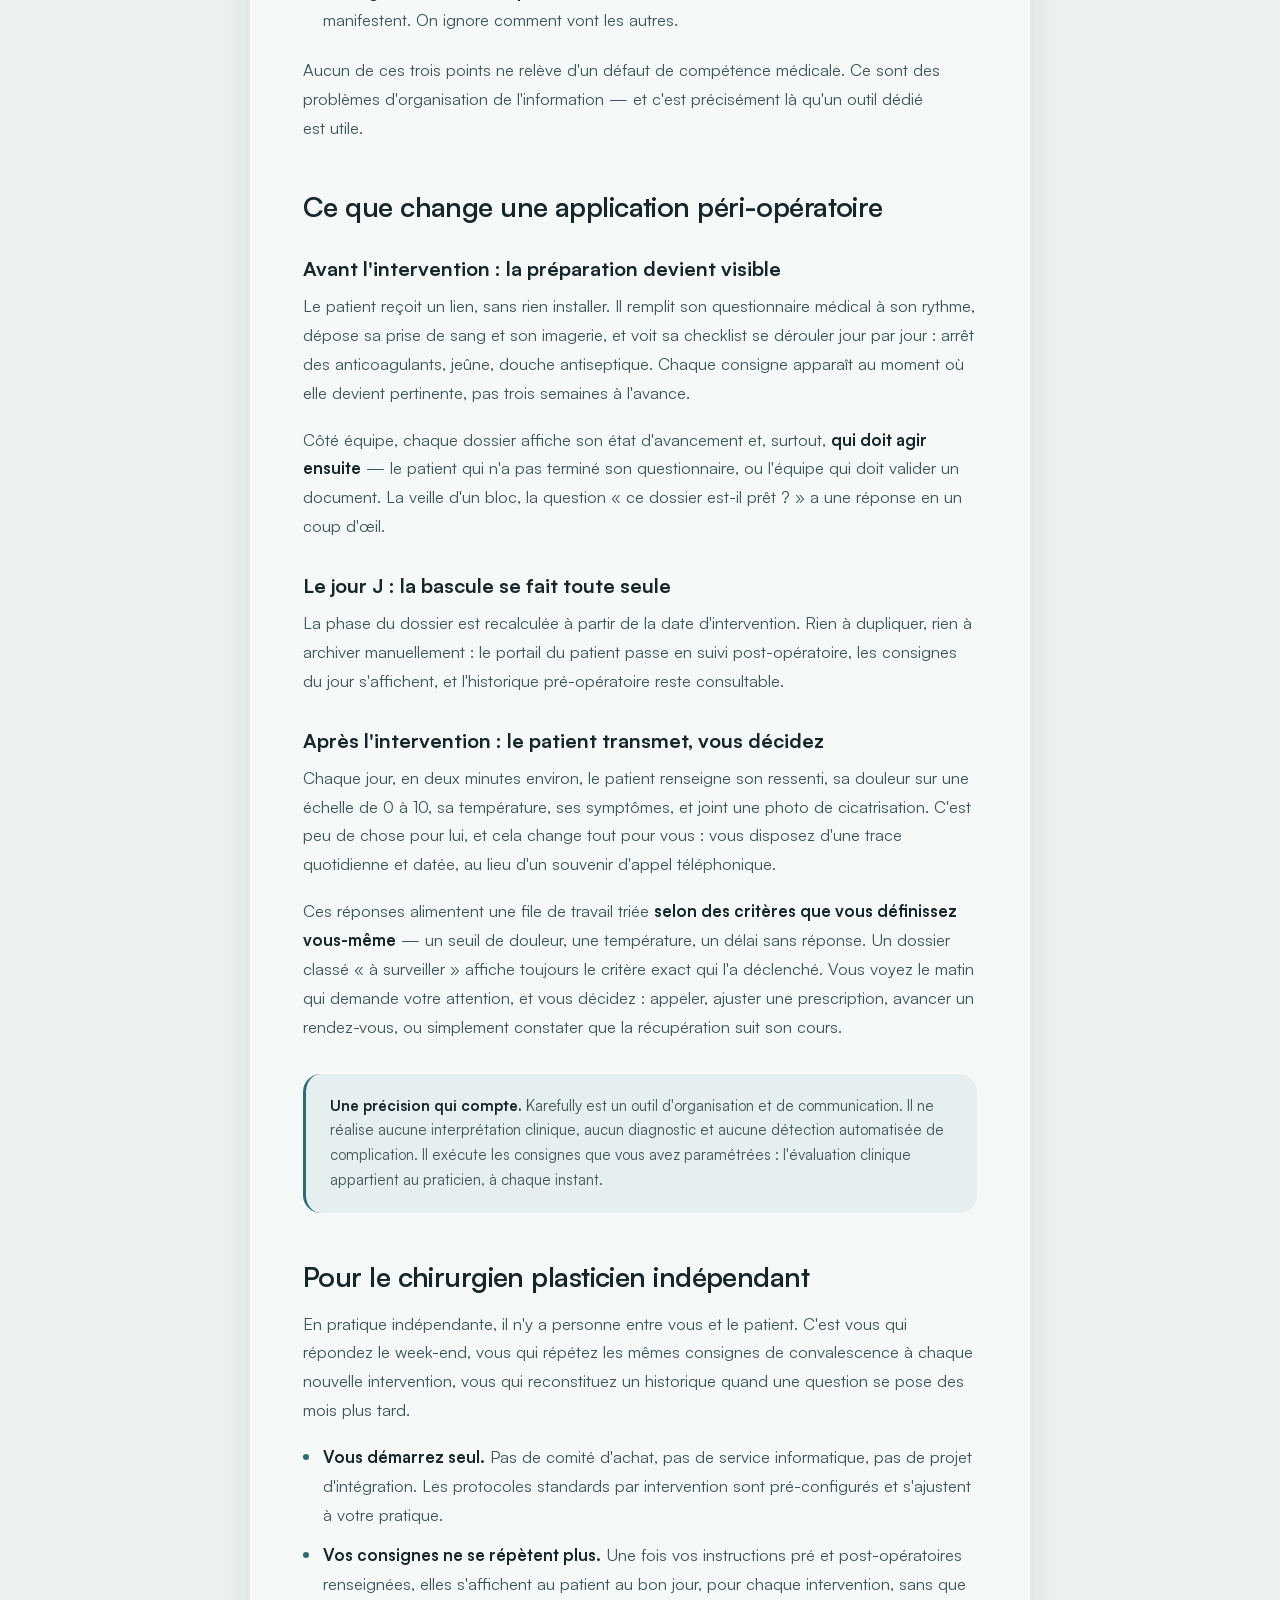
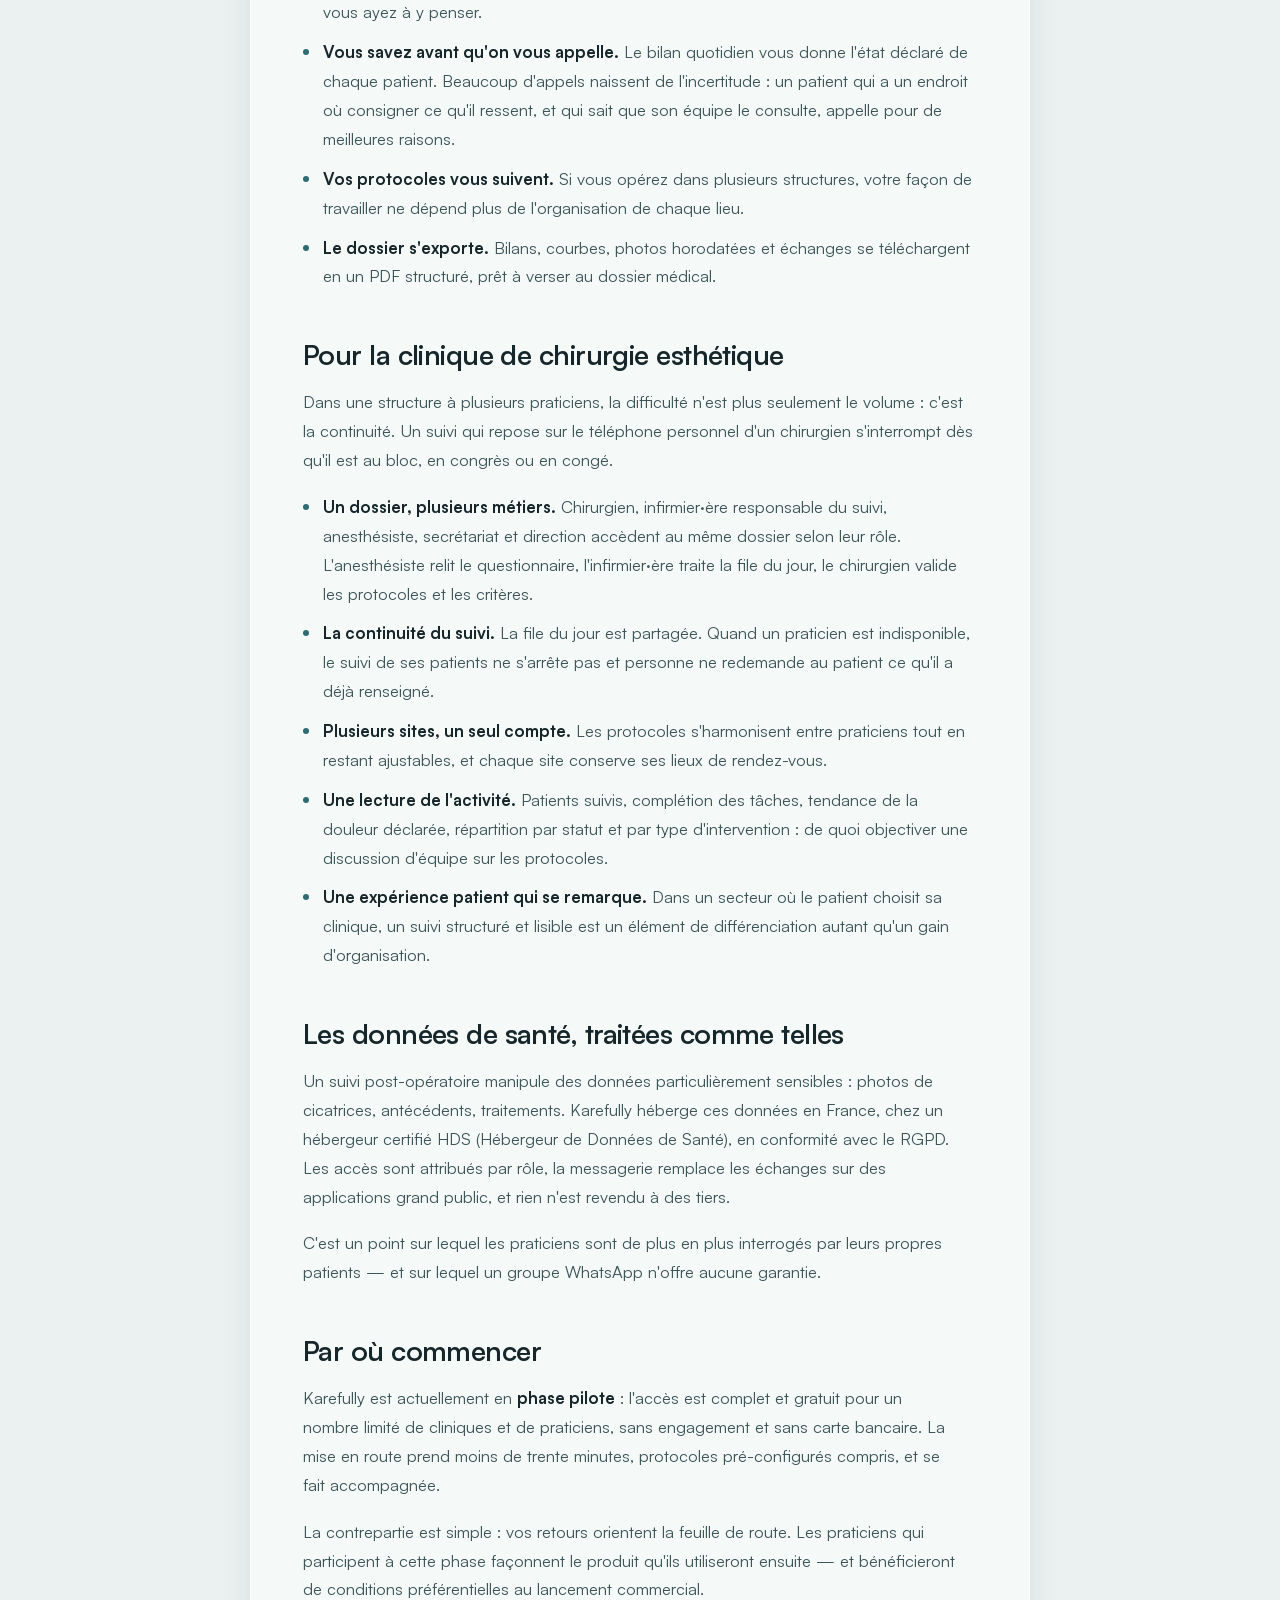
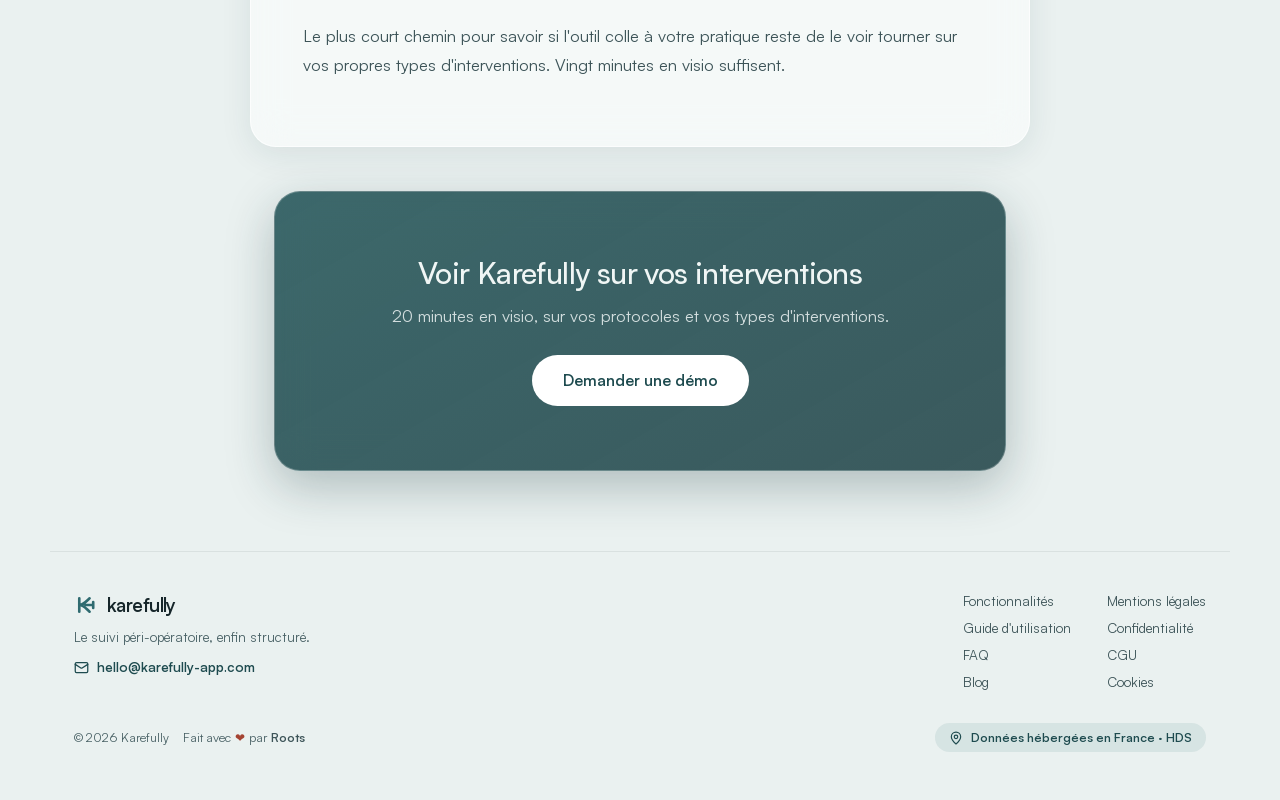
<file: blog/pourquoi-adopter-karefully.html>
<!DOCTYPE html>
<html lang="fr">
<head>
<meta charset="UTF-8">
<meta name="viewport" content="width=device-width, initial-scale=1.0">
<script>document.documentElement.classList.add('js');</script>

<title>Pourquoi adopter Karefully : l'application péri-opératoire des chirurgiens plasticiens</title>
<meta name="description" content="Ce que change une application péri-opératoire dans une pratique de chirurgie esthétique : préparation pré-op guidée, bilan quotidien du patient et dossiers priorisés. Pour le chirurgien indépendant comme pour la clinique.">
<meta name="theme-color" content="#EAF1F0">
<link rel="canonical" href="https://karefully-app.com/blog/pourquoi-adopter-karefully">

<meta property="og:type" content="article">
<meta property="og:site_name" content="Karefully">
<meta property="og:title" content="Pourquoi adopter Karefully : l'application péri-opératoire des chirurgiens plasticiens">
<meta property="og:description" content="Ce que change une application péri-opératoire dans une pratique de chirurgie esthétique — pour le chirurgien indépendant comme pour la clinique.">
<meta property="og:locale" content="fr_FR">
<meta property="og:url" content="https://karefully-app.com/blog/pourquoi-adopter-karefully">
<meta property="og:image" content="https://karefully-app.com/assets/blog/pourquoi-adopter-cover.webp">
<meta property="article:published_time" content="2026-09-01">
<meta name="twitter:card" content="summary_large_image">
<meta name="twitter:title" content="Pourquoi adopter Karefully">
<meta name="twitter:description" content="Ce que change une application péri-opératoire dans une pratique de chirurgie esthétique.">
<meta name="twitter:image" content="https://karefully-app.com/assets/og-image.png">

<link rel="icon" type="image/svg+xml" href="/favicon.svg">
<link rel="apple-touch-icon" href="/logo/brume/favicon-brume-180.png">
<link rel="icon" type="image/png" sizes="32x32" href="/logo/brume/favicon-brume-32.png">

<link rel="preload" href="/fonts/Satoshi-Variable.woff2" as="font" type="font/woff2" crossorigin>
<link rel="stylesheet" href="/style.css">
</head>
<body>

<a href="#main" class="skip-link">Aller au contenu</a>

<svg width="0" height="0" style="position:absolute" aria-hidden="true" focusable="false">
<symbol id="i-mail" viewBox="0 0 24 24"><rect width="20" height="16" x="2" y="4" rx="2"/><path d="m22 7-8.97 5.7a1.94 1.94 0 0 1-2.06 0L2 7"/></symbol>
<symbol id="i-arrow-left" viewBox="0 0 24 24"><path d="M19 12H5"/><path d="m12 19-7-7 7-7"/></symbol>
<symbol id="i-map-pin" viewBox="0 0 24 24"><path d="M20 10c0 4.99-5.54 10.19-7.4 11.8a1 1 0 0 1-1.2 0C9.54 20.19 4 14.99 4 10a8 8 0 0 1 16 0"/><circle cx="12" cy="10" r="3"/></symbol>
</svg>

<div class="subnav">
    <div class="subnav__inner glass-nav">
        <a class="brand" href="/" aria-label="Karefully — accueil">
            <svg viewBox="0 0 100 100" fill="none" aria-hidden="true"><path d="M22 78 V 22 M22 50 C 40 50, 50 35, 65 22 M22 50 C 40 50, 50 65, 65 78 M48 50 L 80 50 M80 38 L 80 62" stroke="#2F6B70" stroke-width="11" stroke-linecap="round" stroke-linejoin="round"/></svg>
            <span class="brand__name">karefully</span>
        </a>
        <a class="btn btn-primary btn-sm" href="../index.html#demo">Demander une démo</a>
    </div>
</div>

<main id="main">

<header class="article-header">
    <a class="guide-back" href="/blog/"><svg class="icon" aria-hidden="true" style="width:15px;height:15px"><use href="#i-arrow-left"></use></svg>Tous les articles</a>
    <p class="eyebrow">Article</p>
    <h1 class="h1" style="font-size:42px;text-align:left;margin-left:0">Pourquoi adopter Karefully</h1>
    <p class="article-meta">
        <time datetime="2026-09-01">1<sup>er</sup> septembre 2026</time>
        <span>·</span>
        <span>6 min de lecture</span>
    </p>
</header>

<figure class="article-cover">
    <img src="/assets/blog/pourquoi-adopter-cover.webp"
         srcset="/assets/blog/pourquoi-adopter-cover-sm.webp 760w, /assets/blog/pourquoi-adopter-cover.webp 1200w"
         sizes="(max-width: 768px) 92vw, 780px"
         width="1200" height="800"
         alt="Consultation entre une patiente et son chirurgien" fetchpriority="high" decoding="async">
</figure>

<article class="article-body glass-card">
    <p>Le suivi péri-opératoire est la partie du travail qui ne figure sur aucun planning. Elle se glisse entre deux consultations, le soir après le bloc, le dimanche matin quand un patient s'inquiète d'un gonflement. Elle est essentielle à la qualité perçue d'une intervention — et pourtant, dans la plupart des pratiques de chirurgie esthétique, elle repose encore sur un téléphone personnel et une mémoire d'équipe.</p>

    <p>Karefully est une <strong>application péri-opératoire</strong> : elle couvre la préparation avant l'intervention et la récupération après, sur un seul dossier patient. Voici ce que son adoption change concrètement.</p>

    <h2>Le problème n'est pas le manque de soin, c'est la dispersion</h2>

    <p>Interrogez n'importe quelle clinique esthétique sur son suivi et vous entendrez la même description : les informations existent, mais elles sont éparpillées. Le questionnaire pré-opératoire est sur papier ou dans un e-mail. Les résultats de la prise de sang arrivent en pièce jointe. Les consignes de jeûne ont été données oralement en consultation, puis répétées la veille par téléphone. Après l'opération, le patient envoie une photo sur WhatsApp, appelle le secrétariat, écrit à l'infirmière.</p>

    <p>Trois conséquences reviennent systématiquement :</p>

    <ul>
        <li><strong>Des dossiers incomplets découverts trop tard.</strong> Un questionnaire non rempli ou un document manquant se remarque la veille de l'intervention, quand il ne reste plus de marge.</li>
        <li><strong>Une charge d'appels qui ne se planifie pas.</strong> Les patients inquiets appellent, et ils appellent d'autant plus qu'ils n'ont pas d'endroit où consigner ce qu'ils ressentent.</li>
        <li><strong>Un angle mort sur ceux qui ne disent rien.</strong> On sait comment vont les patients qui se manifestent. On ignore comment vont les autres.</li>
    </ul>

    <p>Aucun de ces trois points ne relève d'un défaut de compétence médicale. Ce sont des problèmes d'organisation de l'information — et c'est précisément là qu'un outil dédié est utile.</p>

    <h2>Ce que change une application péri-opératoire</h2>

    <h3>Avant l'intervention : la préparation devient visible</h3>

    <p>Le patient reçoit un lien, sans rien installer. Il remplit son questionnaire médical à son rythme, dépose sa prise de sang et son imagerie, et voit sa checklist se dérouler jour par jour : arrêt des anticoagulants, jeûne, douche antiseptique. Chaque consigne apparaît au moment où elle devient pertinente, pas trois semaines à l'avance.</p>

    <p>Côté équipe, chaque dossier affiche son état d'avancement et, surtout, <strong>qui doit agir ensuite</strong> — le patient qui n'a pas terminé son questionnaire, ou l'équipe qui doit valider un document. La veille d'un bloc, la question « ce dossier est-il prêt ? » a une réponse en un coup d'œil.</p>

    <h3>Le jour J : la bascule se fait toute seule</h3>

    <p>La phase du dossier est recalculée à partir de la date d'intervention. Rien à dupliquer, rien à archiver manuellement : le portail du patient passe en suivi post-opératoire, les consignes du jour s'affichent, et l'historique pré-opératoire reste consultable.</p>

    <h3>Après l'intervention : le patient transmet, vous décidez</h3>

    <p>Chaque jour, en deux minutes environ, le patient renseigne son ressenti, sa douleur sur une échelle de 0 à 10, sa température, ses symptômes, et joint une photo de cicatrisation. C'est peu de chose pour lui, et cela change tout pour vous : vous disposez d'une trace quotidienne et datée, au lieu d'un souvenir d'appel téléphonique.</p>

    <p>Ces réponses alimentent une file de travail triée <strong>selon des critères que vous définissez vous-même</strong> — un seuil de douleur, une température, un délai sans réponse. Un dossier classé « à surveiller » affiche toujours le critère exact qui l'a déclenché. Vous voyez le matin qui demande votre attention, et vous décidez : appeler, ajuster une prescription, avancer un rendez-vous, ou simplement constater que la récupération suit son cours.</p>

    <div class="article-note">
        <p><strong>Une précision qui compte.</strong> Karefully est un outil d'organisation et de communication. Il ne réalise aucune interprétation clinique, aucun diagnostic et aucune détection automatisée de complication. Il exécute les consignes que vous avez paramétrées : l'évaluation clinique appartient au praticien, à chaque instant.</p>
    </div>

    <h2>Pour le chirurgien plasticien indépendant</h2>

    <p>En pratique indépendante, il n'y a personne entre vous et le patient. C'est vous qui répondez le week-end, vous qui répétez les mêmes consignes de convalescence à chaque nouvelle intervention, vous qui reconstituez un historique quand une question se pose des mois plus tard.</p>

    <ul>
        <li><strong>Vous démarrez seul.</strong> Pas de comité d'achat, pas de service informatique, pas de projet d'intégration. Les protocoles standards par intervention sont pré-configurés et s'ajustent à votre pratique.</li>
        <li><strong>Vos consignes ne se répètent plus.</strong> Une fois vos instructions pré et post-opératoires renseignées, elles s'affichent au patient au bon jour, pour chaque intervention, sans que vous ayez à y penser.</li>
        <li><strong>Vous savez avant qu'on vous appelle.</strong> Le bilan quotidien vous donne l'état déclaré de chaque patient. Beaucoup d'appels naissent de l'incertitude : un patient qui a un endroit où consigner ce qu'il ressent, et qui sait que son équipe le consulte, appelle pour de meilleures raisons.</li>
        <li><strong>Vos protocoles vous suivent.</strong> Si vous opérez dans plusieurs structures, votre façon de travailler ne dépend plus de l'organisation de chaque lieu.</li>
        <li><strong>Le dossier s'exporte.</strong> Bilans, courbes, photos horodatées et échanges se téléchargent en un PDF structuré, prêt à verser au dossier médical.</li>
    </ul>

    <h2>Pour la clinique de chirurgie esthétique</h2>

    <p>Dans une structure à plusieurs praticiens, la difficulté n'est plus seulement le volume : c'est la continuité. Un suivi qui repose sur le téléphone personnel d'un chirurgien s'interrompt dès qu'il est au bloc, en congrès ou en congé.</p>

    <ul>
        <li><strong>Un dossier, plusieurs métiers.</strong> Chirurgien, infirmier·ère responsable du suivi, anesthésiste, secrétariat et direction accèdent au même dossier selon leur rôle. L'anesthésiste relit le questionnaire, l'infirmier·ère traite la file du jour, le chirurgien valide les protocoles et les critères.</li>
        <li><strong>La continuité du suivi.</strong> La file du jour est partagée. Quand un praticien est indisponible, le suivi de ses patients ne s'arrête pas et personne ne redemande au patient ce qu'il a déjà renseigné.</li>
        <li><strong>Plusieurs sites, un seul compte.</strong> Les protocoles s'harmonisent entre praticiens tout en restant ajustables, et chaque site conserve ses lieux de rendez-vous.</li>
        <li><strong>Une lecture de l'activité.</strong> Patients suivis, complétion des tâches, tendance de la douleur déclarée, répartition par statut et par type d'intervention : de quoi objectiver une discussion d'équipe sur les protocoles.</li>
        <li><strong>Une expérience patient qui se remarque.</strong> Dans un secteur où le patient choisit sa clinique, un suivi structuré et lisible est un élément de différenciation autant qu'un gain d'organisation.</li>
    </ul>

    <h2>Les données de santé, traitées comme telles</h2>

    <p>Un suivi post-opératoire manipule des données particulièrement sensibles : photos de cicatrices, antécédents, traitements. Karefully héberge ces données en France, chez un hébergeur certifié HDS (Hébergeur de Données de Santé), en conformité avec le RGPD. Les accès sont attribués par rôle, la messagerie remplace les échanges sur des applications grand public, et rien n'est revendu à des tiers.</p>

    <p>C'est un point sur lequel les praticiens sont de plus en plus interrogés par leurs propres patients — et sur lequel un groupe WhatsApp n'offre aucune garantie.</p>

    <h2>Par où commencer</h2>

    <p>Karefully est actuellement en <strong>phase pilote</strong> : l'accès est complet et gratuit pour un nombre limité de cliniques et de praticiens, sans engagement et sans carte bancaire. La mise en route prend moins de trente minutes, protocoles pré-configurés compris, et se fait accompagnée.</p>

    <p>La contrepartie est simple : vos retours orientent la feuille de route. Les praticiens qui participent à cette phase façonnent le produit qu'ils utiliseront ensuite — et bénéficieront de conditions préférentielles au lancement commercial.</p>

    <p>Le plus court chemin pour savoir si l'outil colle à votre pratique reste de le voir tourner sur vos propres types d'interventions. Vingt minutes en visio suffisent.</p>
</article>

<section class="article-cta">
    <div class="panel-dark article-cta__inner">
        <h2 class="h2">Voir Karefully sur vos interventions</h2>
        <p style="margin:0 auto 26px;font-size:16.5px;line-height:1.6;color:var(--on-dark-soft);max-width:520px">20 minutes en visio, sur vos protocoles et vos types d'interventions.</p>
        <a class="btn btn-primary" href="../index.html#demo" style="background:#fff;color:var(--brand-700);box-shadow:none">Demander une démo</a>
    </div>
</section>

</main>

<footer class="footer">
    <div class="footer__top">
        <div>
            <a class="brand" href="/" aria-label="Karefully — accueil">
                <svg viewBox="0 0 100 100" fill="none" aria-hidden="true"><path d="M22 78 V 22 M22 50 C 40 50, 50 35, 65 22 M22 50 C 40 50, 50 65, 65 78 M48 50 L 80 50 M80 38 L 80 62" stroke="#2F6B70" stroke-width="11" stroke-linecap="round" stroke-linejoin="round"/></svg>
                <span class="brand__name">karefully</span>
            </a>
            <p class="footer__tagline">Le suivi péri-opératoire, enfin structuré.</p>
            <a class="footer__mail" href="mailto:hello@karefully-app.com"><svg class="icon" aria-hidden="true" style="width:15px;height:15px"><use href="#i-mail"></use></svg>hello@karefully-app.com</a>
        </div>

        <nav class="footer__links" aria-label="Liens de bas de page">
            <ul>
                <li><a href="../index.html#features">Fonctionnalités</a></li>
                <li><a href="/guide">Guide d'utilisation</a></li>
                <li><a href="../index.html#faq">FAQ</a></li>
                <li><a href="/blog/">Blog</a></li>
            </ul>
            <ul>
                <li><a href="/mentions-legales">Mentions légales</a></li>
                <li><a href="/politique-confidentialite">Confidentialité</a></li>
                <li><a href="/conditions-generales">CGU</a></li>
                <li><a href="#" id="consentReopen">Cookies</a></li>
            </ul>
        </nav>
    </div>

    <div class="footer__bottom">
        <span class="footer__legal">
            © 2026 Karefully
            <span class="footer__credit">Fait avec <span class="footer__heart" aria-hidden="true">❤</span><span class="visually-hidden">amour</span> par <a href="https://rootsagency.be" target="_blank" rel="noopener">Roots</a></span>
        </span>
        <span class="footer__hds"><svg class="icon" aria-hidden="true" style="width:14px;height:14px"><use href="#i-map-pin"></use></svg>Données hébergées en France · HDS</span>
    </div>
</footer>

<script type="application/ld+json">
{
  "@context": "https://schema.org",
  "@type": "BlogPosting",
  "headline": "Pourquoi adopter Karefully",
  "description": "Ce que change une application péri-opératoire dans une pratique de chirurgie esthétique — pour le chirurgien indépendant comme pour la clinique.",
  "datePublished": "2026-09-01",
  "dateModified": "2026-09-01",
  "inLanguage": "fr-FR",
  "url": "https://karefully-app.com/blog/pourquoi-adopter-karefully",
  "mainEntityOfPage": { "@type": "WebPage", "@id": "https://karefully-app.com/blog/pourquoi-adopter-karefully" },
  "image": "https://karefully-app.com/assets/blog/pourquoi-adopter-cover.webp",
  "author": { "@type": "Organization", "name": "Karefully", "url": "https://karefully-app.com/" },
  "publisher": {
    "@type": "Organization",
    "name": "Karefully",
    "url": "https://karefully-app.com/",
    "logo": { "@type": "ImageObject", "url": "https://karefully-app.com/logo/brume/favicon-brume-512.png" }
  },
  "about": ["Suivi péri-opératoire", "Chirurgie esthétique", "Chirurgien plasticien", "Suivi post-opératoire digital"]
}
</script>

<script type="application/ld+json">
{
  "@context": "https://schema.org",
  "@type": "BreadcrumbList",
  "itemListElement": [
    { "@type": "ListItem", "position": 1, "name": "Accueil", "item": "https://karefully-app.com/" },
    { "@type": "ListItem", "position": 2, "name": "Blog", "item": "https://karefully-app.com/blog/" },
    { "@type": "ListItem", "position": 3, "name": "Pourquoi adopter Karefully", "item": "https://karefully-app.com/blog/pourquoi-adopter-karefully" }
  ]
}
</script>

<div class="consent" id="consentBanner" role="dialog" aria-live="polite" aria-label="Choix relatif à la mesure d'audience" hidden>
    <div class="consent__inner glass-nav">
        <p class="consent__text">Nous aimerions mesurer l'audience du site avec Google Analytics pour l'améliorer. Aucune mesure n'est effectuée sans votre accord, et le site fonctionne à l'identique si vous refusez. Voir la <a href="/politique-confidentialite">politique de confidentialité</a>.</p>
        <div class="consent__actions">
            <button class="btn btn-secondary btn-sm" type="button" id="consentRefuse">Refuser</button>
            <button class="btn btn-primary btn-sm" type="button" id="consentAccept">Accepter</button>
        </div>
    </div>
</div>

<script src="/script.js" defer></script>
</body>
</html>
</file>
<file: style.css>
/* =========================================================
   Karefully — site vitrine
   Charte « Brume » (glassmorphism turquoise), alignée sur l'application.
   ========================================================= */

/* ---------------------------------------------------------
   1. Police — Satoshi variable, auto-hébergée
   --------------------------------------------------------- */
@font-face {
    font-family: 'Satoshi';
    src: url('fonts/Satoshi-Variable.woff2') format('woff2-variations');
    font-weight: 300 900;
    font-style: normal;
    font-display: swap;
}

@font-face {
    font-family: 'Satoshi';
    src: url('fonts/Satoshi-VariableItalic.woff2') format('woff2-variations');
    font-weight: 300 900;
    font-style: italic;
    font-display: swap;
}

/* ---------------------------------------------------------
   2. Tokens
   --------------------------------------------------------- */
:root {
    /* Marque */
    --brand-700: #1E4B4F;
    --brand-700-hover: #173D40;
    --brand-600: #2F6B70;
    --brand-300: #8FD0CC;
    --on-brand: #EAF4F3;

    /* Texte */
    --ink-900: #16262A;
    --ink-600: #3D5458;
    --ink-500: #4A6266;
    --ink-400: #5A7276;

    /* Statuts */
    --danger-600: #A44332;
    --danger-tint: rgba(164, 67, 50, .12);
    --warn-700: #7A5F25;
    --warn-tint: rgba(201, 149, 74, .16);
    --info-700: #365F7D;
    --info-tint: rgba(91, 122, 153, .16);
    --brand-tint: rgba(47, 107, 112, .12);

    /* Surfaces */
    --bg-base: #EAF1F0;
    --on-dark: #F0F6F5;
    /* Opacités relevées (maquette : .75 / .60) : sur le panneau sombre elles
       tombaient à 4,10 et 3,73:1, sous le seuil AA exigé pour du texte < 18px. */
    --on-dark-soft: rgba(240, 246, 245, .84);
    --on-dark-mute: rgba(240, 246, 245, .82);
    --hairline: rgba(22, 38, 42, .08);

    /* Verre */
    --glass-nav-bg: rgba(255, 255, 255, .58);
    --glass-nav-border: rgba(255, 255, 255, .72);
    --glass-card-bg: rgba(255, 255, 255, .55);
    --glass-card-border: rgba(255, 255, 255, .7);
    --glass-inset-bg: rgba(255, 255, 255, .6);
    --glass-inset-border: rgba(255, 255, 255, .85);

    /* Rayons */
    --r-input: 12px;
    --r-sm: 14px;
    --r-md: 18px;
    --r-lg: 22px;
    --r-panel: 26px;
    --r-pill: 999px;

    /* Ombres */
    --sh-nav: 0 10px 34px rgba(23, 60, 64, .12);
    --sh-card: 0 8px 32px rgba(23, 60, 64, .09);
    --sh-btn: 0 10px 28px rgba(30, 75, 79, .32);
    --sh-shot: 0 30px 80px rgba(16, 42, 45, .22);
    --sh-hero-shot: 0 30px 80px rgba(16, 42, 45, .25);
    --sh-phone: 0 24px 60px rgba(16, 42, 45, .28);
    --sh-inline-img: 0 14px 36px rgba(16, 42, 45, .18);
    --sh-dark-panel: 0 16px 48px rgba(20, 55, 58, .28);

    --ease: cubic-bezier(0.4, 0, 0.2, 1);
    --maxw: 1180px;
}

/* ---------------------------------------------------------
   3. Reset & base
   --------------------------------------------------------- */
*,
*::before,
*::after {
    box-sizing: border-box;
}

html {
    scroll-behavior: smooth;
    /* La nav collante ne doit pas masquer la cible d'une ancre */
    scroll-padding-top: 96px;
    -webkit-text-size-adjust: 100%;
}

body {
    margin: 0;
    min-height: 100vh;
    overflow-x: hidden;
    font-family: 'Satoshi', system-ui, -apple-system, 'Segoe UI', sans-serif;
    color: var(--ink-900);
    background:
        radial-gradient(circle at 12% 4%, rgba(63, 138, 142, .32), transparent 38%),
        radial-gradient(circle at 92% 18%, rgba(148, 190, 224, .30), transparent 40%),
        radial-gradient(circle at 55% 95%, rgba(228, 188, 158, .18), transparent 38%),
        var(--bg-base);
    background-attachment: fixed;
    -webkit-font-smoothing: antialiased;
    -moz-osx-font-smoothing: grayscale;
}

a {
    color: var(--brand-600);
    text-decoration: none;
    transition: color .2s var(--ease);
}

a:hover {
    color: var(--brand-700);
}

/* Les attributs width/height servent à réserver le ratio ; la hauteur reste fluide. */
img {
    max-width: 100%;
    height: auto;
}

h1,
h2,
h3,
h4 {
    text-wrap: balance;
}

p {
    text-wrap: pretty;
}

:focus-visible {
    outline: 2px solid var(--brand-600);
    outline-offset: 2px;
    border-radius: 4px;
}

.skip-link {
    position: absolute;
    left: -9999px;
    top: 0;
    z-index: 200;
    padding: 12px 20px;
    border-radius: 0 0 var(--r-sm) 0;
    background: var(--brand-700);
    color: var(--on-brand);
    font-size: 14px;
    font-weight: 600;
}

.skip-link:focus {
    left: 0;
    color: var(--on-brand);
}

.visually-hidden {
    position: absolute;
    width: 1px;
    height: 1px;
    margin: -1px;
    padding: 0;
    overflow: hidden;
    clip: rect(0 0 0 0);
    white-space: nowrap;
    border: 0;
}

/* Sprite d'icônes */
.icon {
    width: 20px;
    height: 20px;
    flex: none;
    stroke: currentColor;
    fill: none;
    stroke-width: 2;
    stroke-linecap: round;
    stroke-linejoin: round;
}

/* ---------------------------------------------------------
   4. Layout
   --------------------------------------------------------- */
.container {
    width: 100%;
    max-width: var(--maxw);
    margin: 0 auto;
    padding: 0 24px;
}

.section {
    margin-top: 110px;
}

.section--tight {
    margin-top: 90px;
}

.section--wide-gap {
    margin-top: 120px;
}

.section--narrow {
    max-width: 900px;
}

.section--faq {
    max-width: 820px;
}

/* ---------------------------------------------------------
   5. Surfaces
   --------------------------------------------------------- */
.glass-nav {
    background: var(--glass-nav-bg);
    backdrop-filter: blur(22px) saturate(1.45);
    -webkit-backdrop-filter: blur(22px) saturate(1.45);
    border: 1px solid var(--glass-nav-border);
    box-shadow: var(--sh-nav);
}

.glass-card {
    background: var(--glass-card-bg);
    backdrop-filter: blur(20px) saturate(1.4);
    -webkit-backdrop-filter: blur(20px) saturate(1.4);
    border: 1px solid var(--glass-card-border);
    box-shadow: var(--sh-card);
}

/* Imbriqué dans une carte : jamais de flou ni d'ombre (pas trois couches floutées) */
.glass-inset {
    background: var(--glass-inset-bg);
    border: 1px solid var(--glass-inset-border);
}

.panel-dark {
    border-radius: var(--r-panel);
    background: linear-gradient(150deg, rgba(35, 84, 88, .88), rgba(24, 60, 64, .84));
    backdrop-filter: blur(18px);
    -webkit-backdrop-filter: blur(18px);
    border: 1px solid rgba(255, 255, 255, .24);
    box-shadow: var(--sh-dark-panel);
    padding: 64px 60px;
    color: var(--on-dark);
}

/* ---------------------------------------------------------
   6. Typographie
   --------------------------------------------------------- */
.eyebrow {
    font-size: 11.5px;
    font-weight: 700;
    letter-spacing: .14em;
    text-transform: uppercase;
    color: var(--brand-600);
    margin-bottom: 14px;
}

/* brand-300 (#8FD0CC) ne donne que 3,69:1 sur le panneau sombre à 11,5px :
   teinte éclaircie réservée aux eyebrows, les aplats restent en brand-300. */
.eyebrow--on-dark {
    color: #BCE3E0;
}

.h1 {
    font-size: 60px;
    line-height: 1.05;
    font-weight: 600;
    letter-spacing: -.025em;
    margin: 0 auto 22px;
    max-width: 820px;
}

.h2 {
    font-size: 40px;
    font-weight: 500;
    letter-spacing: -.02em;
    line-height: 1.15;
    margin: 0 0 44px;
}

.h2--panel {
    font-size: 38px;
    margin-bottom: 40px;
}

.h3 {
    font-size: 24px;
    font-weight: 700;
    letter-spacing: -.015em;
    line-height: 1.25;
    margin: 0 0 12px;
}

.lead {
    font-size: 18.5px;
    line-height: 1.6;
    color: var(--ink-600);
    margin: 0 auto 30px;
    max-width: 680px;
}

.body-text {
    font-size: 16.5px;
    line-height: 1.6;
    color: var(--ink-600);
    margin: 0;
}

/* ink-500 et non ink-400 : sur le fond mesh, ink-400 tombe à 4,47:1 (sous AA). */
.note {
    font-size: 13px;
    line-height: 1.5;
    color: var(--ink-500);
    margin: 0;
}

/* ---------------------------------------------------------
   7. Boutons & pills
   --------------------------------------------------------- */
.btn {
    display: inline-flex;
    align-items: center;
    justify-content: center;
    gap: 10px;
    font-family: inherit;
    font-size: 16px;
    font-weight: 600;
    line-height: 1.2;
    padding: 15px 30px;
    border-radius: var(--r-pill);
    border: 1px solid transparent;
    cursor: pointer;
    transition: background-color .2s var(--ease), color .2s var(--ease), transform .2s var(--ease);
}

.btn-primary {
    color: var(--on-brand);
    background: var(--brand-700);
    box-shadow: var(--sh-btn);
}

.btn-primary:hover {
    background: var(--brand-700-hover);
    color: var(--on-brand);
}

.btn-secondary {
    color: var(--ink-600);
    background: rgba(255, 255, 255, .6);
    border-color: rgba(255, 255, 255, .85);
}

.btn-secondary:hover {
    background: rgba(255, 255, 255, .68);
    color: var(--ink-900);
}

.btn-ghost-dark {
    font-size: 15px;
    padding: 13px 24px;
    color: var(--on-dark);
    border-color: rgba(255, 255, 255, .35);
}

.btn-ghost-dark:hover {
    background: rgba(255, 255, 255, .1);
    color: var(--on-dark);
}

.btn-sm {
    font-size: 14px;
    padding: 10px 20px;
}

.pill-tint {
    display: inline-flex;
    align-items: center;
    gap: 9px;
    font-size: 14px;
    font-weight: 600;
    color: var(--brand-700);
    background: var(--brand-tint);
    padding: 9px 18px;
    border-radius: var(--r-pill);
}

.pill-tint .icon {
    width: 16px;
    height: 16px;
}

.badge {
    font-size: 11px;
    font-weight: 700;
    letter-spacing: .08em;
    text-transform: uppercase;
    padding: 5px 12px;
    border-radius: var(--r-pill);
}

.badge--watch {
    color: var(--danger-600);
    background: var(--danger-tint);
}

.badge--ok {
    color: var(--brand-700);
    background: var(--brand-tint);
}

/* Pastille d'icône */
.icon-tile {
    display: flex;
    align-items: center;
    justify-content: center;
    width: 40px;
    height: 40px;
    border-radius: 13px;
    background: var(--brand-tint);
    color: var(--brand-600);
    flex: none;
}

.icon-tile--dark {
    width: 38px;
    height: 38px;
    border-radius: 12px;
    background: rgba(143, 208, 204, .16);
    color: var(--brand-300);
}

.icon-tile--dark .icon {
    width: 19px;
    height: 19px;
}

/* ---------------------------------------------------------
   8. Cadres device
   --------------------------------------------------------- */
.browser {
    border-radius: 16px;
    background: var(--glass-card-bg);
    border: 1px solid var(--glass-card-border);
    box-shadow: var(--sh-shot);
    overflow: hidden;
}

.browser__bar {
    display: flex;
    align-items: center;
    gap: 10px;
    padding: 10px 14px;
    border-bottom: 1px solid rgba(22, 38, 42, .07);
}

.browser__dots {
    display: flex;
    gap: 5px;
    flex: none;
}

.browser__dots span {
    width: 9px;
    height: 9px;
    border-radius: 50%;
    background: rgba(22, 38, 42, .16);
}

.browser__url {
    flex: 1;
    max-width: 240px;
    margin: 0 auto;
    text-align: center;
    font-size: 11px;
    color: var(--ink-400);
    background: rgba(22, 38, 42, .05);
    border-radius: var(--r-pill);
    padding: 3px 12px;
}

.browser__spacer {
    width: 40px;
    flex: none;
}

.browser img {
    display: block;
    width: 100%;
}

/* Variante hero : plus grande, ombre plus marquée */
.browser--hero {
    backdrop-filter: blur(20px) saturate(1.4);
    -webkit-backdrop-filter: blur(20px) saturate(1.4);
    box-shadow: var(--sh-hero-shot);
}

.browser--hero .browser__bar {
    padding: 11px 16px;
}

.browser--hero .browser__dots {
    gap: 6px;
}

.browser--hero .browser__dots span {
    width: 10px;
    height: 10px;
}

.browser--hero .browser__url {
    max-width: 280px;
    font-size: 11.5px;
    padding: 4px 14px;
}

.browser--hero .browser__spacer {
    width: 46px;
}

.phone {
    border-radius: 32px;
    background: #10191B;
    padding: 8px;
    box-shadow: var(--sh-phone);
}

.phone img {
    display: block;
    width: 100%;
    border-radius: 25px;
}

/* ---------------------------------------------------------
   9. Navigation
   --------------------------------------------------------- */
.nav-wrap {
    position: sticky;
    top: 14px;
    z-index: 60;
    display: flex;
    justify-content: center;
    padding: 14px 20px 0;
}

/* Grille 3 colonnes : les liens restent optiquement centrés quelles que soient
   les largeurs du logo et du bouton. */
.nav {
    display: grid;
    grid-template-columns: 1fr auto 1fr;
    align-items: center;
    gap: 26px;
    width: 100%;
    max-width: var(--maxw);
    /* Padding symétrique : sinon la colonne centrale se décale d'une demi-différence.
       Le retrait visuel du logo est repris par .nav .brand. */
    padding: 10px 12px;
    border-radius: var(--r-pill);
    transition: padding .3s var(--ease), box-shadow .3s var(--ease), background-color .3s var(--ease);
}

.nav .brand {
    padding-left: 10px;
}

/* Condensation à la première molette */
.nav.is-scrolled {
    padding-top: 7px;
    padding-bottom: 7px;
    background: rgba(255, 255, 255, .72);
    box-shadow: 0 14px 40px rgba(23, 60, 64, .16);
}

.nav__end {
    display: flex;
    align-items: center;
    justify-content: flex-end;
    gap: 10px;
}

.brand {
    display: flex;
    align-items: center;
    gap: 9px;
    color: var(--ink-900);
    flex: none;
}

.brand:hover {
    color: var(--ink-900);
}

.brand svg {
    width: 26px;
    height: 26px;
    flex: none;
}

.brand__name {
    font-size: 21px;
    font-weight: 600;
    letter-spacing: -.03em;
}

.nav__links {
    display: flex;
    gap: 22px;
    justify-content: center;
    font-size: 14.5px;
    font-weight: 500;
    white-space: nowrap;
}

.nav__links a {
    position: relative;
    color: var(--ink-600);
    padding: 4px 0;
}

/* Soulignement qui se déploie depuis le centre */
.nav__links a::after {
    content: '';
    position: absolute;
    left: 50%;
    right: 50%;
    bottom: 0;
    height: 2px;
    border-radius: 2px;
    background: linear-gradient(90deg, var(--brand-600), var(--brand-300));
    transition: left .28s var(--ease), right .28s var(--ease);
}

.nav__links a:hover {
    color: var(--brand-700);
}

.nav__links a:hover::after,
.nav__links a:focus-visible::after {
    left: 0;
    right: 0;
}

.nav__burger {
    display: none;
}

/* --- Tiroir de navigation mobile (glisse depuis la droite) --- */
.nav-scrim {
    position: fixed;
    inset: 0;
    z-index: 90;
    background: rgba(16, 34, 37, .38);
    backdrop-filter: blur(3px);
    -webkit-backdrop-filter: blur(3px);
    opacity: 0;
    transition: opacity .35s var(--ease);
}

.nav-scrim.is-open {
    opacity: 1;
}

.nav-drawer {
    position: fixed;
    top: 0;
    right: 0;
    z-index: 100;
    display: flex;
    flex-direction: column;
    width: 80%;
    max-width: 380px;
    height: 100dvh;
    padding: 18px 18px calc(24px + env(safe-area-inset-bottom));
    background: rgba(255, 255, 255, .82);
    backdrop-filter: blur(28px) saturate(1.5);
    -webkit-backdrop-filter: blur(28px) saturate(1.5);
    border-left: 1px solid rgba(255, 255, 255, .9);
    box-shadow: -24px 0 60px rgba(23, 60, 64, .22);
    transform: translateX(100%);
    transition: transform .38s cubic-bezier(0.32, 0.72, 0, 1);
    overflow-y: auto;
}

.nav-drawer.is-open {
    transform: translateX(0);
}

/* [hidden] ne doit pas tuer la transition : on masque par visibilité. */
.nav-scrim[hidden],
.nav-drawer[hidden] {
    display: block;
    visibility: hidden;
    pointer-events: none;
}

.nav-drawer[hidden] {
    display: flex;
}

.nav-drawer__head {
    display: flex;
    align-items: center;
    justify-content: space-between;
    gap: 12px;
    margin-bottom: 22px;
}

.nav-drawer__close {
    display: flex;
    align-items: center;
    justify-content: center;
    width: 44px;
    height: 44px;
    flex: none;
    padding: 0;
    border-radius: 50%;
    background: rgba(255, 255, 255, .7);
    border: 1px solid rgba(255, 255, 255, .9);
    color: var(--brand-700);
    cursor: pointer;
    transition: background-color .2s var(--ease);
}

.nav-drawer__close:hover {
    background: var(--brand-tint);
}

.nav-drawer__links {
    display: flex;
    flex-direction: column;
    gap: 4px;
}

.nav-drawer__links a {
    display: flex;
    align-items: center;
    min-height: 52px;
    padding: 0 16px;
    font-size: 17px;
    font-weight: 600;
    color: var(--ink-900);
    border-radius: 16px;
    /* Entrée décalée des liens à l'ouverture */
    opacity: 0;
    transform: translateX(16px);
    transition: opacity .3s var(--ease), transform .3s var(--ease), background-color .2s var(--ease);
}

.nav-drawer.is-open .nav-drawer__links a {
    opacity: 1;
    transform: none;
}

.nav-drawer.is-open .nav-drawer__links a:nth-child(1) { transition-delay: .08s; }
.nav-drawer.is-open .nav-drawer__links a:nth-child(2) { transition-delay: .13s; }
.nav-drawer.is-open .nav-drawer__links a:nth-child(3) { transition-delay: .18s; }
.nav-drawer.is-open .nav-drawer__links a:nth-child(4) { transition-delay: .23s; }

.nav-drawer__links a:hover,
.nav-drawer__links a:focus-visible {
    background: var(--brand-tint);
    color: var(--brand-700);
}

/* ---------------------------------------------------------
   10. Hero
   --------------------------------------------------------- */
.hero {
    max-width: var(--maxw);
    margin: 0 auto;
    padding: 72px 24px 30px;
    text-align: center;
}

.hero__actions {
    display: flex;
    gap: 14px;
    justify-content: center;
    flex-wrap: wrap;
}

.hero__badge {
    margin-top: 18px;
    font-size: 13px;
    line-height: 1.5;
    color: var(--ink-500);
}

.hero__devices {
    position: relative;
    max-width: 1020px;
    margin: 56px auto 0;
    text-align: left;
}

.hero__phone {
    position: absolute;
    right: -18px;
    bottom: -46px;
    width: 218px;
    border-radius: 34px;
    padding: 9px;
    box-shadow: 0 30px 80px rgba(16, 42, 45, .35);
}

.hero__phone img {
    border-radius: 26px;
}

/* ---------------------------------------------------------
   11. Bandeau confiance
   --------------------------------------------------------- */
.trust-grid {
    display: grid;
    grid-template-columns: repeat(4, 1fr);
    gap: 16px;
}

.trust-card {
    display: flex;
    align-items: center;
    gap: 13px;
    padding: 18px 20px;
    border-radius: var(--r-md);
}

.trust-card span:last-child {
    font-size: 14px;
    font-weight: 600;
    color: var(--ink-900);
    line-height: 1.35;
}

/* ---------------------------------------------------------
   12. Problème / Sécurité — cartes sur panneau sombre
   --------------------------------------------------------- */
.dark-grid {
    display: grid;
    grid-template-columns: repeat(4, 1fr);
    gap: 16px;
}

.dark-card {
    padding: 22px;
    border-radius: var(--r-md);
    background: rgba(255, 255, 255, .08);
    border: 1px solid rgba(255, 255, 255, .16);
}

.dark-card .icon-tile--dark {
    margin-bottom: 14px;
}

.dark-card p {
    margin: 0;
    font-size: 15px;
    line-height: 1.55;
    color: rgba(240, 246, 245, .85);
}

.dark-card h3 {
    font-size: 16px;
    font-weight: 700;
    margin: 0 0 6px;
}

.dark-card h3 + p {
    font-size: 13.5px;
    color: var(--on-dark-soft);
}

.problem__pivot {
    display: flex;
    align-items: center;
    gap: 28px;
    margin-top: 36px;
}

.problem__photo {
    position: relative;
    flex: none;
    width: 280px;
    border-radius: var(--r-md);
    overflow: hidden;
}

.problem__photo img {
    display: block;
    width: 100%;
}

.problem__photo::after {
    content: '';
    position: absolute;
    inset: 0;
    background: rgba(30, 75, 79, .35);
}

.problem__pivot p {
    margin: 0;
    font-size: 26px;
    font-weight: 500;
    letter-spacing: -.015em;
    line-height: 1.4;
    color: var(--on-dark);
}

.disclaimer {
    margin: 32px 0 0;
    font-size: 13px;
    line-height: 1.6;
    color: var(--on-dark-mute);
    border-left: 2px solid rgba(143, 208, 204, .45);
    padding-left: 16px;
    max-width: 760px;
}

/* ---------------------------------------------------------
   13. Parcours (timeline 3 phases)
   --------------------------------------------------------- */
.parcours-grid {
    display: grid;
    grid-template-columns: repeat(3, 1fr);
    gap: 18px;
    align-items: stretch;
}

.phase-card {
    display: flex;
    flex-direction: column;
    border-radius: var(--r-lg);
    padding: 26px;
}

.phase-card__step {
    font-size: 12px;
    font-weight: 700;
    letter-spacing: .14em;
    text-transform: uppercase;
    color: var(--brand-600);
    margin-bottom: 10px;
}

.phase-card h3 {
    font-size: 19px;
    font-weight: 700;
    line-height: 1.3;
    margin: 0 0 10px;
}

.phase-card p {
    margin: 0 0 18px;
    font-size: 15px;
    line-height: 1.55;
    color: var(--ink-600);
}

.phase-card__visual {
    margin-top: auto;
    border-radius: var(--r-sm);
    overflow: hidden;
    border: 1px solid rgba(255, 255, 255, .8);
    box-shadow: var(--sh-inline-img);
}

.phase-card__visual img {
    display: block;
    width: 100%;
}

.phase-card__pair {
    margin-top: auto;
    display: flex;
    gap: 12px;
    justify-content: center;
}

.phase-card__pair img {
    display: block;
    width: 44%;
    border-radius: 16px;
    box-shadow: var(--sh-inline-img);
}

.switch-visual {
    margin-top: auto;
    display: flex;
    align-items: center;
    justify-content: center;
    gap: 16px;
    padding: 34px 20px;
    border-radius: var(--r-sm);
}

.switch-visual__tag {
    font-size: 13px;
    font-weight: 700;
    padding: 6px 14px;
    border-radius: var(--r-pill);
}

.switch-visual__tag--pre {
    color: var(--warn-700);
    background: var(--warn-tint);
}

.switch-visual__tag--post {
    color: var(--brand-700);
    background: var(--brand-tint);
}

.switch-visual .icon {
    color: var(--brand-600);
}

/* ---------------------------------------------------------
   14. Côté équipe
   --------------------------------------------------------- */
.feature-row {
    display: grid;
    grid-template-columns: 7fr 5fr;
    gap: 44px;
    align-items: center;
    margin-bottom: 76px;
}

.feature-row--reverse {
    grid-template-columns: 5fr 7fr;
}

.roles-card {
    display: grid;
    grid-template-columns: 6fr 5fr;
    gap: 44px;
    align-items: center;
    border-radius: var(--r-panel);
    padding: 44px 48px;
    margin-bottom: 76px;
}

.roles-card h3 {
    font-size: 26px;
    font-weight: 700;
    letter-spacing: -.015em;
    line-height: 1.25;
    margin: 0 0 12px;
}

.roles-list {
    display: flex;
    flex-direction: column;
    gap: 12px;
}

.role-item {
    display: flex;
    align-items: center;
    gap: 14px;
    border-radius: var(--r-md);
    background: rgba(255, 255, 255, .65);
    border: 1px solid rgba(255, 255, 255, .9);
    padding: 16px 18px;
}

.role-item__title {
    font-size: 15.5px;
    font-weight: 700;
    line-height: 1.3;
}

.role-item__desc {
    font-size: 13px;
    line-height: 1.4;
    color: var(--ink-400);
}

.mini-grid {
    display: grid;
    grid-template-columns: 1fr 1fr;
    gap: 18px;
}

.mini-card {
    border-radius: var(--r-lg);
    padding: 24px;
}

.mini-card h3 {
    font-size: 18px;
    font-weight: 700;
    line-height: 1.3;
    margin: 0 0 6px;
}

.mini-card p {
    margin: 0 0 16px;
    font-size: 14.5px;
    line-height: 1.55;
    color: var(--ink-600);
}

.mini-card img {
    display: block;
    width: 100%;
    border-radius: var(--r-input);
    box-shadow: 0 14px 36px rgba(16, 42, 45, .16);
}

/* ---------------------------------------------------------
   15. Côté patient
   --------------------------------------------------------- */
.patient-section {
    text-align: center;
}

.phone-row {
    display: flex;
    gap: 22px;
    justify-content: center;
    align-items: flex-start;
    flex-wrap: wrap;
}

.phone-row .phone {
    width: 206px;
}

.phone-row .phone:nth-child(even) {
    margin-top: 34px;
}

.patient-pills {
    display: flex;
    gap: 14px;
    justify-content: center;
    flex-wrap: wrap;
    margin-top: 40px;
}

.patient-closing {
    margin: 26px auto 0;
    font-size: 16px;
    line-height: 1.6;
    color: var(--ink-500);
    max-width: 520px;
}

/* ---------------------------------------------------------
   15 bis. Pour qui — indépendant / clinique
   --------------------------------------------------------- */
.audience-grid {
    display: grid;
    grid-template-columns: 1fr 1fr;
    gap: 18px;
    align-items: stretch;
}

.audience-card {
    display: flex;
    flex-direction: column;
    border-radius: var(--r-panel);
    padding: 34px 32px;
}

.audience-card .icon-tile {
    width: 46px;
    height: 46px;
    border-radius: 15px;
    margin-bottom: 18px;
}

.audience-card .icon-tile .icon {
    width: 23px;
    height: 23px;
}

.audience-card h3 {
    font-size: 23px;
    font-weight: 700;
    letter-spacing: -.015em;
    line-height: 1.25;
    margin: 0 0 10px;
}

.audience-card__lead {
    margin: 0 0 22px;
    font-size: 16px;
    line-height: 1.6;
    color: var(--ink-600);
}

.audience-card ul {
    list-style: none;
    margin: 0;
    padding: 0;
    display: flex;
    flex-direction: column;
    gap: 13px;
}

.audience-card li {
    display: flex;
    gap: 11px;
    align-items: flex-start;
    font-size: 15px;
    line-height: 1.55;
    color: var(--ink-600);
}

.audience-card li .icon {
    width: 17px;
    height: 17px;
    color: var(--brand-600);
    margin-top: 2px;
}

/* ---------------------------------------------------------
   15 ter. Blog
   --------------------------------------------------------- */
.blog-head {
    display: flex;
    align-items: flex-end;
    justify-content: space-between;
    gap: 24px;
    flex-wrap: wrap;
    margin-bottom: 32px;
}

.blog-head__all {
    flex: none;
}

.blog-grid {
    display: grid;
    grid-template-columns: repeat(auto-fit, minmax(320px, 1fr));
    gap: 18px;
}

.blog-card {
    display: flex;
    flex-direction: column;
    border-radius: var(--r-lg);
    padding: 28px 30px;
    color: inherit;
}

.blog-card:hover {
    color: inherit;
    transform: translateY(-4px);
    border-color: rgba(255, 255, 255, .95);
    box-shadow: 0 18px 46px rgba(23, 60, 64, .15);
}

/* Carte avec vignette : l'image occupe toute la largeur, sous le padding */
.blog-card--cover {
    padding: 0;
    overflow: hidden;
}

.blog-card__media {
    display: block;
    margin-bottom: 24px;
    background: rgba(47, 107, 112, .1);
}

.blog-card__media img {
    display: block;
    width: 100%;
    height: 260px;
    object-fit: cover;
    transition: transform .6s cubic-bezier(0.16, 1, 0.3, 1);
}

.blog-card--cover:hover .blog-card__media img {
    transform: scale(1.03);
}

/* Le reste du contenu retrouve son retrait */
.blog-card--cover > *:not(.blog-card__media) {
    margin-left: 30px;
    margin-right: 30px;
}

.blog-card--cover > *:last-child {
    margin-bottom: 28px;
}

/* Image d'ouverture d'article */
.article-cover {
    max-width: 780px;
    margin: 34px auto 0;
    padding: 0 24px;
}

.article-cover img {
    display: block;
    width: 100%;
    height: 340px;
    object-fit: cover;
    border-radius: var(--r-lg);
    box-shadow: 0 24px 60px rgba(16, 42, 45, .2);
}

.article-cover + .article-body {
    margin-top: 26px;
}

.blog-card__tag {
    display: inline-flex;
    align-items: center;
    gap: 7px;
    align-self: flex-start;
    font-size: 11.5px;
    font-weight: 700;
    letter-spacing: .1em;
    text-transform: uppercase;
    color: var(--brand-700);
    background: var(--brand-tint);
    padding: 6px 13px;
    border-radius: var(--r-pill);
    margin-bottom: 18px;
}

.blog-card h3 {
    font-size: 24px;
    font-weight: 700;
    letter-spacing: -.015em;
    line-height: 1.25;
    margin: 0 0 10px;
}

.blog-card p {
    margin: 0 0 20px;
    font-size: 15.5px;
    line-height: 1.6;
    color: var(--ink-600);
}

.blog-card__meta {
    display: flex;
    align-items: center;
    gap: 8px;
    font-size: 13px;
    color: var(--ink-500);
    margin-top: auto;
}

.blog-card__read::before {
    content: '·';
    margin-right: 8px;
}

.blog-card__cta {
    display: inline-flex;
    align-items: center;
    gap: 8px;
    margin-top: 18px;
    font-size: 15px;
    font-weight: 600;
    color: var(--brand-700);
}

.blog-card__cta .icon {
    transition: transform .3s var(--ease);
}

.blog-card:hover .blog-card__cta .icon {
    transform: translateX(4px);
}

/* Article de blog */
.article-header {
    max-width: 780px;
    margin: 0 auto;
    padding: 56px 24px 0;
}

.article-meta {
    display: flex;
    align-items: center;
    gap: 8px;
    flex-wrap: wrap;
    margin: 18px 0 0;
    font-size: 14px;
    color: var(--ink-500);
}

.article-body {
    max-width: 780px;
    margin: 40px auto 0;
    padding: 48px 52px;
    border-radius: var(--r-panel);
}

.article-body > p:first-of-type {
    font-size: 19px;
    line-height: 1.65;
    color: var(--ink-600);
}

.article-body h2 {
    font-size: 28px;
    font-weight: 600;
    letter-spacing: -.02em;
    line-height: 1.25;
    margin: 46px 0 16px;
}

.article-body h3 {
    font-size: 20px;
    font-weight: 700;
    line-height: 1.3;
    margin: 32px 0 10px;
}

.article-body p,
.article-body li {
    font-size: 16.5px;
    line-height: 1.75;
    color: var(--ink-600);
}

.article-body p {
    margin: 0 0 18px;
}

.article-body ul {
    margin: 0 0 22px;
    padding: 0;
    list-style: none;
    display: flex;
    flex-direction: column;
    gap: 11px;
}

/* Puce en position absolue : en flex, un <strong> en tête de li deviendrait
   une colonne à part et le reste du texte se retrouverait à côté. */
.article-body ul li {
    position: relative;
    padding-left: 20px;
}

.article-body ul li::before {
    content: '';
    position: absolute;
    left: 0;
    top: 11px;
    width: 6px;
    height: 6px;
    border-radius: 50%;
    background: var(--brand-600);
}

.article-body strong {
    color: var(--ink-900);
    font-weight: 700;
}

.article-body a {
    text-decoration: underline;
    text-underline-offset: 2px;
}

.article-note {
    margin: 32px 0;
    padding: 20px 24px;
    border-radius: var(--r-md);
    border-left: 3px solid var(--brand-600);
    background: rgba(47, 107, 112, .07);
}

.article-note p {
    margin: 0;
    font-size: 15px;
    line-height: 1.65;
}

.article-cta {
    max-width: 780px;
    margin: 44px auto 0;
    padding: 0 24px;
}

.article-cta__inner {
    text-align: center;
}

.article-cta__inner .h2 {
    font-size: 30px;
    margin-bottom: 12px;
}

/* ---------------------------------------------------------
   16. Vos critères
   --------------------------------------------------------- */
.criteria-card {
    display: grid;
    grid-template-columns: 1fr 1fr;
    gap: 56px;
    align-items: center;
    border-radius: var(--r-panel);
    padding: 56px 60px;
}

.criteria-card .h2 {
    font-size: 36px;
    margin-bottom: 18px;
}

.criteria-card .body-text {
    line-height: 1.65;
}

.criteria-demo {
    display: flex;
    flex-direction: column;
    gap: 14px;
}

.patient-row {
    border-radius: var(--r-md);
    background: rgba(255, 255, 255, .65);
    border: 1px solid rgba(255, 255, 255, .9);
    padding: 20px 22px;
}

.patient-row__head {
    display: flex;
    align-items: center;
    gap: 12px;
}

.patient-row__avatar {
    width: 40px;
    height: 40px;
    border-radius: 50%;
    display: flex;
    align-items: center;
    justify-content: center;
    font-weight: 700;
    font-size: 14px;
    flex: none;
}

.patient-row__avatar--watch {
    background: var(--danger-tint);
    color: var(--danger-600);
}

.patient-row__avatar--ok {
    background: var(--brand-tint);
    color: var(--brand-700);
}

.patient-row__id {
    flex: 1;
    min-width: 0;
}

.patient-row__name {
    font-size: 15.5px;
    font-weight: 700;
    line-height: 1.3;
}

.patient-row__meta {
    font-size: 12.5px;
    color: var(--ink-400);
}

.patient-row__trigger {
    margin-top: 12px;
    font-size: 14px;
    line-height: 1.5;
    color: var(--ink-600);
    background: rgba(47, 107, 112, .07);
    border-radius: var(--r-input);
    padding: 12px 14px;
}

.patient-row__trigger strong {
    color: var(--ink-900);
}

.patient-row__trigger .criterion {
    color: var(--brand-700);
}

/* ---------------------------------------------------------
   17. Offre pilote
   --------------------------------------------------------- */
.pilot-card {
    border-radius: var(--r-panel);
    padding: 56px 60px;
    text-align: center;
}

.pilot-card .h2 {
    font-size: 38px;
    margin-bottom: 16px;
}

.pilot-card__intro {
    margin: 0 auto 30px;
    font-size: 16.5px;
    line-height: 1.6;
    color: var(--ink-600);
    max-width: 600px;
}

.pilot-list {
    display: grid;
    grid-template-columns: 1fr 1fr;
    gap: 12px 24px;
    text-align: left;
    max-width: 680px;
    margin: 0 auto 34px;
    list-style: none;
    padding: 0;
}

.pilot-list li {
    display: flex;
    gap: 10px;
    align-items: flex-start;
    font-size: 14.5px;
    line-height: 1.5;
    color: var(--ink-600);
}

.pilot-list .icon {
    width: 17px;
    height: 17px;
    color: var(--brand-600);
    margin-top: 2px;
}

/* ---------------------------------------------------------
   18. FAQ
   --------------------------------------------------------- */
.faq-head {
    text-align: center;
}

.faq-head .h2 {
    margin-bottom: 36px;
}

.faq-list {
    display: flex;
    flex-direction: column;
    gap: 10px;
}

.faq-item {
    border-radius: var(--r-md);
    overflow: hidden;
}

.faq-item h3 {
    margin: 0;
}

.faq-trigger {
    display: flex;
    align-items: center;
    justify-content: space-between;
    gap: 16px;
    width: 100%;
    min-height: 44px;
    padding: 19px 24px;
    background: none;
    border: none;
    cursor: pointer;
    font-family: inherit;
    font-size: 16px;
    font-weight: 700;
    line-height: 1.35;
    color: var(--ink-900);
    text-align: left;
}

.faq-trigger .icon {
    width: 19px;
    height: 19px;
    color: var(--brand-600);
    transition: transform .3s var(--ease);
}

.faq-trigger[aria-expanded="true"] .icon {
    transform: rotate(180deg);
}

.faq-answer {
    display: grid;
    grid-template-rows: 0fr;
    transition: grid-template-rows .3s var(--ease);
}

.faq-answer > div {
    overflow: hidden;
}

.faq-item.is-open .faq-answer {
    grid-template-rows: 1fr;
}

.faq-answer p {
    margin: 0;
    padding: 0 24px 20px;
    font-size: 15px;
    line-height: 1.65;
    color: var(--ink-600);
}

/* ---------------------------------------------------------
   19. Demande de démo
   --------------------------------------------------------- */
.demo-panel {
    display: grid;
    grid-template-columns: 5fr 6fr;
    gap: 56px;
    align-items: start;
}

.demo-panel .h2 {
    font-size: 38px;
    margin-bottom: 14px;
}

.demo-panel__lead {
    margin: 0 0 30px;
    font-size: 17px;
    line-height: 1.6;
    color: var(--on-dark-soft);
}

.demo-panel__reply {
    margin: 10px 0 0;
    font-size: 13.5px;
    color: var(--on-dark-mute);
}

.demo-form {
    display: grid;
    grid-template-columns: 1fr 1fr;
    gap: 14px;
    background: rgba(255, 255, 255, .94);
    border-radius: 20px;
    padding: 28px;
    color: var(--ink-900);
}

.field {
    display: flex;
    flex-direction: column;
    gap: 6px;
    font-size: 12.5px;
    font-weight: 700;
    color: var(--ink-600);
}

.field--full {
    grid-column: 1 / -1;
}

.field input,
.field select,
.field textarea {
    font-family: inherit;
    font-size: 14.5px;
    padding: 11px 14px;
    border-radius: var(--r-input);
    border: 1px solid rgba(22, 38, 42, .14);
    background: #fff;
    color: var(--ink-900);
    width: 100%;
}

.field textarea {
    resize: vertical;
    min-height: 84px;
}

.field input:hover,
.field select:hover,
.field textarea:hover {
    border-color: rgba(22, 38, 42, .26);
}

.field-consent {
    grid-column: 1 / -1;
    display: flex;
    gap: 10px;
    align-items: flex-start;
    font-size: 13px;
    font-weight: 500;
    color: var(--ink-600);
    line-height: 1.5;
    cursor: pointer;
}

.field-consent input {
    margin-top: 2px;
    accent-color: var(--brand-700);
    width: 16px;
    height: 16px;
    flex: none;
}

.honeypot {
    display: none;
}

.demo-form button[type="submit"] {
    grid-column: 1 / -1;
    padding: 15px;
    width: 100%;
}

.form-status {
    grid-column: 1 / -1;
    display: flex;
    align-items: flex-start;
    gap: 12px;
    padding: 18px;
    border-radius: var(--r-sm);
    font-size: 15px;
    font-weight: 600;
    line-height: 1.45;
}

.form-status[hidden] {
    display: none;
}

.form-status--ok {
    background: rgba(47, 107, 112, .1);
    color: var(--brand-700);
}

.form-status--error {
    background: var(--danger-tint);
    color: var(--danger-600);
}

.form-status--error a {
    color: var(--danger-600);
    text-decoration: underline;
}

.form-status .icon {
    margin-top: 1px;
}

/* ---------------------------------------------------------
   20. Footer
   --------------------------------------------------------- */
.footer {
    max-width: var(--maxw);
    margin: 80px auto 0;
    padding: 40px 24px 48px;
    border-top: 1px solid var(--hairline);
}

.footer__top {
    display: flex;
    align-items: flex-start;
    justify-content: space-between;
    gap: 32px;
    flex-wrap: wrap;
}

.footer .brand svg {
    width: 24px;
    height: 24px;
}

.footer .brand__name {
    font-size: 19px;
}

.footer__tagline {
    margin: 10px 0 0;
    font-size: 13.5px;
    color: var(--ink-500);
}

.footer__links {
    display: flex;
    gap: 36px;
    flex-wrap: wrap;
    font-size: 13.5px;
}

.footer__links ul {
    display: flex;
    flex-direction: column;
    gap: 9px;
    list-style: none;
    margin: 0;
    padding: 0;
}

.footer__links a {
    color: var(--ink-600);
}

.footer__links a:hover {
    color: var(--brand-700);
}

.footer__bottom {
    display: flex;
    align-items: center;
    justify-content: space-between;
    gap: 16px;
    flex-wrap: wrap;
    margin-top: 32px;
    font-size: 12.5px;
    color: var(--ink-500);
}

.footer__mail {
    display: inline-flex;
    align-items: center;
    gap: 8px;
    margin-top: 12px;
    font-size: 13.5px;
    font-weight: 600;
    color: var(--brand-700);
    border-bottom: 1px solid transparent;
    transition: border-color .2s var(--ease);
}

.footer__mail:hover {
    border-bottom-color: var(--brand-600);
}

.demo-panel__mail {
    margin: 20px 0 0;
    font-size: 14.5px;
    color: var(--on-dark-soft);
}

.demo-panel__mail a {
    color: var(--on-dark);
    font-weight: 600;
    border-bottom: 1px solid rgba(240, 246, 245, .4);
    transition: border-color .2s var(--ease);
}

.demo-panel__mail a:hover {
    color: var(--on-dark);
    border-bottom-color: var(--on-dark);
}

.footer__legal {
    display: flex;
    align-items: center;
    gap: 8px 14px;
    flex-wrap: wrap;
}

.footer__credit {
    display: inline-flex;
    align-items: center;
    gap: 4px;
    color: var(--ink-500);
}

.footer__credit a {
    color: var(--ink-600);
    font-weight: 600;
    border-bottom: 1px solid transparent;
    transition: color .2s var(--ease), border-color .2s var(--ease);
}

.footer__credit a:hover {
    color: var(--brand-700);
    border-bottom-color: var(--brand-600);
}

.footer__heart {
    color: var(--danger-600);
    font-size: 12px;
    display: inline-block;
}

.footer__credit:hover .footer__heart {
    animation: heartbeat 1s var(--ease) infinite;
}

@keyframes heartbeat {
    0%, 100% { transform: scale(1); }
    18% { transform: scale(1.28); }
    36% { transform: scale(1); }
    54% { transform: scale(1.18); }
}

.footer__hds {
    display: inline-flex;
    align-items: center;
    gap: 8px;
    background: rgba(47, 107, 112, .1);
    color: var(--brand-700);
    font-weight: 600;
    padding: 6px 14px;
    border-radius: var(--r-pill);
}

.footer__hds .icon {
    width: 14px;
    height: 14px;
}

/* ---------------------------------------------------------
   21. CTA collant (mobile)
   --------------------------------------------------------- */
.sticky-cta {
    display: none;
    position: fixed;
    bottom: 0;
    left: 0;
    right: 0;
    z-index: 55;
    padding: 12px 20px 18px;
    background: linear-gradient(to top, rgba(234, 241, 240, .95), rgba(234, 241, 240, 0));
    pointer-events: none;
}

.sticky-cta a {
    pointer-events: auto;
    width: 100%;
    min-height: 52px;
    font-size: 15.5px;
    box-shadow: 0 14px 36px rgba(30, 75, 79, .4);
}

/* ---------------------------------------------------------
   21 bis. Bandeau de consentement (mesure d'audience)
   --------------------------------------------------------- */
.consent {
    position: fixed;
    left: 0;
    right: 0;
    bottom: 0;
    z-index: 80;
    display: flex;
    justify-content: center;
    padding: 16px 20px calc(16px + env(safe-area-inset-bottom));
    pointer-events: none;
    opacity: 0;
    transform: translateY(16px);
    transition: opacity .32s var(--ease), transform .32s var(--ease);
}

.consent.is-visible {
    opacity: 1;
    transform: none;
}

.consent[hidden] {
    display: none;
}

.consent__inner {
    display: flex;
    align-items: center;
    gap: 22px;
    width: 100%;
    max-width: 880px;
    padding: 16px 18px 16px 24px;
    border-radius: var(--r-panel);
    pointer-events: auto;
}

.consent__text {
    margin: 0;
    font-size: 13.5px;
    line-height: 1.55;
    color: var(--ink-600);
}

.consent__text a {
    text-decoration: underline;
    text-underline-offset: 2px;
}

.consent__actions {
    display: flex;
    align-items: center;
    gap: 10px;
    flex: none;
}

.consent__actions .btn {
    white-space: nowrap;
}

/* Le bandeau ne doit pas masquer le CTA collant du mobile */
.consent.is-visible ~ .sticky-cta {
    display: none;
}

/* ---------------------------------------------------------
   22. Pages secondaires (guide, mentions légales…)
   --------------------------------------------------------- */
.subnav {
    position: sticky;
    top: 14px;
    z-index: 60;
    display: flex;
    justify-content: center;
    padding: 14px 20px 0;
}

.subnav__inner {
    display: flex;
    align-items: center;
    justify-content: space-between;
    gap: 16px;
    width: 100%;
    max-width: var(--maxw);
    padding: 10px 12px 10px 22px;
    border-radius: var(--r-pill);
}

.page-header {
    max-width: 820px;
    margin: 0 auto;
    padding: 64px 24px 0;
    text-align: center;
}

.page-header .h1 {
    font-size: 46px;
}

.prose {
    max-width: 820px;
    margin: 44px auto 0;
    padding: 44px 48px;
    border-radius: var(--r-panel);
}

.prose h2 {
    font-size: 26px;
    font-weight: 700;
    letter-spacing: -.015em;
    line-height: 1.25;
    margin: 44px 0 14px;
    color: var(--ink-900);
}

.prose h2:first-child {
    margin-top: 0;
}

.prose h3 {
    font-size: 19px;
    font-weight: 700;
    margin: 28px 0 10px;
}

.prose p,
.prose li {
    font-size: 16px;
    line-height: 1.7;
    color: var(--ink-600);
}

.prose p {
    margin: 0 0 14px;
}

.prose ul,
.prose ol {
    margin: 0 0 18px;
    padding-left: 22px;
}

.prose li {
    margin-bottom: 8px;
}

.prose strong {
    color: var(--ink-900);
}

.prose a {
    text-decoration: underline;
    text-underline-offset: 2px;
}

.prose table {
    width: 100%;
    border-collapse: collapse;
    margin: 0 0 20px;
    font-size: 15px;
}

/* --- Guide d'utilisation --- */
.guide-back {
    display: inline-flex;
    align-items: center;
    gap: 8px;
    font-size: 14px;
    font-weight: 600;
    color: var(--ink-500);
    margin-bottom: 20px;
}

.guide-back:hover {
    color: var(--brand-700);
}

.guide-grid {
    display: grid;
    grid-template-columns: repeat(3, 1fr);
    gap: 16px;
}

.guide-grid--2 {
    grid-template-columns: repeat(2, 1fr);
}

.guide-grid .mini-card .icon-tile {
    margin-bottom: 14px;
}

.guide-grid .mini-card p:last-child {
    margin-bottom: 0;
}

.guide-steps {
    display: flex;
    flex-direction: column;
    gap: 14px;
    list-style: none;
    margin: 0;
    padding: 0;
    counter-reset: none;
}

.guide-step {
    display: flex;
    gap: 20px;
    align-items: flex-start;
    border-radius: var(--r-lg);
    padding: 26px 28px;
}

.guide-step__num {
    display: flex;
    align-items: center;
    justify-content: center;
    width: 40px;
    height: 40px;
    flex: none;
    border-radius: 50%;
    background: var(--brand-700);
    color: var(--on-brand);
    font-size: 16px;
    font-weight: 700;
}

.guide-step__tag {
    display: inline-block;
    margin: 0 0 8px;
    font-size: 11px;
    font-weight: 700;
    letter-spacing: .12em;
    text-transform: uppercase;
    color: var(--brand-700);
    background: var(--brand-tint);
    padding: 4px 12px;
    border-radius: var(--r-pill);
}

.guide-step h3 {
    font-size: 19px;
    font-weight: 700;
    line-height: 1.3;
    margin: 0 0 10px;
}

.guide-step p {
    margin: 0 0 12px;
    font-size: 15.5px;
    line-height: 1.6;
    color: var(--ink-600);
}

.guide-step p:last-child,
.guide-step ul:last-child {
    margin-bottom: 0;
}

.guide-step ul {
    margin: 0 0 12px;
    padding-left: 20px;
}

.guide-step li {
    font-size: 15.5px;
    line-height: 1.6;
    color: var(--ink-600);
    margin-bottom: 6px;
}

.guide-step strong {
    color: var(--ink-900);
}

.guide-cta {
    display: flex;
    gap: 14px;
    justify-content: center;
    flex-wrap: wrap;
}

.prose th,
.prose td {
    text-align: left;
    padding: 10px 12px;
    border-bottom: 1px solid var(--hairline);
    color: var(--ink-600);
}

.prose th {
    font-weight: 700;
    color: var(--ink-900);
}

/* ---------------------------------------------------------
   23. Mouvement — entrées de section et micro-interactions
   --------------------------------------------------------- */

/* Entrée de section : léger flou + montée, plus doux qu'un simple fondu */
.js .reveal {
    opacity: 0;
    transform: translateY(20px);
    filter: blur(6px);
    transition:
        opacity .7s cubic-bezier(0.16, 1, 0.3, 1),
        transform .7s cubic-bezier(0.16, 1, 0.3, 1),
        filter .7s cubic-bezier(0.16, 1, 0.3, 1);
}

.js .reveal.is-visible {
    opacity: 1;
    transform: none;
    filter: none;
}

/* Cascade : les enfants d'une grille arrivent l'un après l'autre */
.js .reveal-stagger > * {
    opacity: 0;
    transform: translateY(22px);
    transition:
        opacity .65s cubic-bezier(0.16, 1, 0.3, 1),
        transform .65s cubic-bezier(0.16, 1, 0.3, 1);
}

.js .reveal-stagger.is-visible > * {
    opacity: 1;
    transform: none;
}

.js .reveal-stagger.is-visible > *:nth-child(1) { transition-delay: .05s; }
.js .reveal-stagger.is-visible > *:nth-child(2) { transition-delay: .13s; }
.js .reveal-stagger.is-visible > *:nth-child(3) { transition-delay: .21s; }
.js .reveal-stagger.is-visible > *:nth-child(4) { transition-delay: .29s; }

/* --- Cartes : décollage au survol + liseré qui s'éclaire --- */
.glass-card,
.trust-card,
.role-item,
.patient-row {
    transition:
        transform .4s cubic-bezier(0.16, 1, 0.3, 1),
        box-shadow .4s var(--ease),
        border-color .4s var(--ease),
        background-color .4s var(--ease);
}

.phase-card:hover,
.mini-card:hover,
.faq-item:hover,
.trust-card:hover {
    transform: translateY(-4px);
    border-color: rgba(255, 255, 255, .95);
    box-shadow: 0 18px 46px rgba(23, 60, 64, .15);
}

.trust-card:hover {
    background: rgba(255, 255, 255, .78);
}

.role-item:hover {
    transform: translateX(4px);
    background: rgba(255, 255, 255, .85);
}

/* Pastille d'icône : réagit au survol de sa carte */
.icon-tile {
    transition: transform .4s cubic-bezier(0.16, 1, 0.3, 1), background-color .3s var(--ease);
}

.trust-card:hover .icon-tile,
.role-item:hover .icon-tile,
.mini-card:hover .icon-tile {
    transform: scale(1.08) rotate(-4deg);
    background: rgba(47, 107, 112, .18);
}

.dark-card {
    transition: transform .4s cubic-bezier(0.16, 1, 0.3, 1), background-color .3s var(--ease), border-color .3s var(--ease);
}

.dark-card:hover {
    transform: translateY(-3px);
    background: rgba(255, 255, 255, .13);
    border-color: rgba(255, 255, 255, .26);
}

/* --- Boutons : lévitation et ombre qui s'étire --- */
.btn-primary,
.btn-secondary,
.btn-ghost-dark {
    transition:
        transform .3s cubic-bezier(0.16, 1, 0.3, 1),
        box-shadow .3s var(--ease),
        background-color .25s var(--ease),
        color .25s var(--ease);
}

.btn-primary:hover {
    transform: translateY(-2px);
    box-shadow: 0 16px 36px rgba(30, 75, 79, .38);
}

.btn-secondary:hover,
.btn-ghost-dark:hover {
    transform: translateY(-2px);
}

.btn-primary:active,
.btn-secondary:active,
.btn-ghost-dark:active {
    transform: translateY(0);
}

/* --- Captures : léger zoom dans leur cadre --- */
.browser,
.phone {
    transition: transform .5s cubic-bezier(0.16, 1, 0.3, 1), box-shadow .5s var(--ease);
}

.browser img,
.phone img {
    transition: transform .6s cubic-bezier(0.16, 1, 0.3, 1);
}

.feature-row .browser:hover {
    transform: translateY(-5px);
    box-shadow: 0 40px 90px rgba(16, 42, 45, .28);
}

.feature-row .browser:hover img {
    transform: scale(1.015);
}

.phone-row .phone:hover {
    transform: translateY(-8px);
    box-shadow: 0 34px 72px rgba(16, 42, 45, .34);
}

/* --- FAQ : la question glisse à l'ouverture --- */
.faq-trigger {
    transition: color .25s var(--ease);
}

.faq-item.is-open .faq-trigger {
    color: var(--brand-700);
}

/* --- Pills patient --- */
.pill-tint {
    transition: transform .3s cubic-bezier(0.16, 1, 0.3, 1), background-color .25s var(--ease);
}

.pill-tint:hover {
    transform: translateY(-2px);
    background: rgba(47, 107, 112, .18);
}

/* --- Liens de bas de page --- */
.footer__links a {
    display: inline-block;
    transition: color .2s var(--ease), transform .25s var(--ease);
}

.footer__links a:hover {
    transform: translateX(3px);
}

/* ---------------------------------------------------------
   24. Responsive
   --------------------------------------------------------- */
@media (max-width: 1100px) {
    .trust-grid,
    .dark-grid {
        grid-template-columns: repeat(2, 1fr);
    }

    .parcours-grid {
        grid-template-columns: 1fr;
    }

    .roles-card,
    .criteria-card,
    .demo-panel {
        grid-template-columns: 1fr;
        gap: 32px;
    }

    .nav__links {
        gap: 16px;
        font-size: 14px;
    }

    .nav {
        gap: 16px;
    }
}

@media (max-width: 900px) {
    .h1 {
        font-size: 46px;
    }

    .h2,
    .h2--panel,
    .criteria-card .h2,
    .pilot-card .h2,
    .demo-panel .h2 {
        font-size: 32px;
    }

    .feature-row,
    .feature-row--reverse {
        grid-template-columns: 1fr;
        gap: 22px;
        margin-bottom: 48px;
    }

    /* Sur une colonne, l'image passe toujours au-dessus du texte */
    .feature-row--reverse .feature-row__text {
        order: 2;
    }

    .panel-dark {
        padding: 40px 32px;
    }

    .roles-card,
    .criteria-card,
    .pilot-card {
        padding: 34px 28px;
    }

    .hero__phone {
        width: 160px;
        bottom: -32px;
        right: -8px;
        border-radius: 26px;
        padding: 6px;
    }

    .hero__phone img {
        border-radius: 20px;
    }
}

@media (max-width: 768px) {
    html {
        scroll-padding-top: 84px;
    }

    .container {
        padding: 0 20px;
    }

    .section,
    .section--tight,
    .section--wide-gap {
        margin-top: 60px;
    }

    /* --- Nav mobile --- */
    .nav-wrap {
        top: 8px;
        padding: 8px 14px 0;
    }

    .nav {
        gap: 10px;
        padding: 9px 10px;
    }

    .nav .brand {
        padding-left: 6px;
    }

    .brand svg {
        width: 24px;
        height: 24px;
    }

    .brand__name {
        font-size: 19px;
    }

    .nav {
        grid-template-columns: 1fr auto;
    }

    .nav__links,
    .nav__cta {
        display: none;
    }

    .nav__burger {
        display: flex;
        align-items: center;
        justify-content: center;
        width: 44px;
        height: 44px;
        border-radius: 50%;
        background: rgba(255, 255, 255, .72);
        border: 1px solid rgba(255, 255, 255, .9);
        cursor: pointer;
        color: var(--brand-700);
        flex: none;
        padding: 0;
    }

    .nav__burger .icon {
        width: 19px;
        height: 19px;
    }

    /* --- Hero --- */
    .hero {
        padding: 26px 20px 0;
    }

    .eyebrow {
        font-size: 10.5px;
        line-height: 1.5;
        margin-bottom: 14px;
    }

    .h1 {
        font-size: 34px;
        line-height: 1.1;
        margin-bottom: 16px;
    }

    .lead {
        font-size: 16px;
        margin-bottom: 22px;
    }

    .hero__actions {
        flex-direction: column;
        gap: 10px;
    }

    .hero__actions .btn {
        width: 100%;
        min-height: 52px;
        padding: 14px 24px;
    }

    .hero__badge {
        margin-top: 14px;
        font-size: 12.5px;
    }

    .hero__devices {
        margin-top: 30px;
    }

    .browser--hero {
        border-radius: 14px;
        box-shadow: 0 24px 60px rgba(16, 42, 45, .26);
    }

    .browser__bar,
    .browser--hero .browser__bar {
        padding: 8px 12px;
        gap: 8px;
    }

    .browser__dots,
    .browser--hero .browser__dots {
        gap: 4px;
    }

    .browser__dots span,
    .browser--hero .browser__dots span {
        width: 7px;
        height: 7px;
    }

    .browser__url,
    .browser--hero .browser__url {
        font-size: 9.5px;
        padding: 3px 10px;
        max-width: none;
        margin-right: 22px;
    }

    .browser__spacer,
    .browser--hero .browser__spacer {
        display: none;
    }

    .hero__phone {
        width: 112px;
        right: -6px;
        bottom: -30px;
        border-radius: 20px;
        padding: 5px;
        box-shadow: 0 20px 46px rgba(16, 42, 45, .36);
    }

    .hero__phone img {
        border-radius: 16px;
    }

    /* --- Titres de section --- */
    .h2,
    .h2--panel,
    .criteria-card .h2,
    .pilot-card .h2,
    .demo-panel .h2 {
        font-size: 27px;
        line-height: 1.15;
        margin-bottom: 22px;
    }

    .h3 {
        font-size: 20px;
    }

    /* --- Confiance --- */
    .trust-grid {
        gap: 10px;
    }

    .trust-card {
        flex-direction: column;
        align-items: flex-start;
        gap: 10px;
        padding: 16px;
    }

    .trust-card .icon-tile {
        width: 36px;
        height: 36px;
        border-radius: 12px;
    }

    .trust-card .icon-tile .icon {
        width: 18px;
        height: 18px;
    }

    .trust-card span:last-child {
        font-size: 13.5px;
    }

    /* --- Panneaux sombres --- */
    .panel-dark {
        padding: 32px 24px;
    }

    .dark-grid {
        grid-template-columns: 1fr;
        gap: 10px;
    }

    .dark-card {
        padding: 18px;
    }

    .dark-card p {
        font-size: 14.5px;
        line-height: 1.5;
    }

    .dark-card h3 {
        font-size: 15.5px;
    }

    .dark-card h3 + p {
        font-size: 13px;
    }

    /* La liste « problème » passe en ligne icône + texte */
    .problem .dark-card {
        display: flex;
        gap: 14px;
        align-items: flex-start;
    }

    .problem .dark-card .icon-tile--dark {
        margin-bottom: 0;
        width: 34px;
        height: 34px;
        border-radius: 11px;
    }

    .problem .dark-card .icon-tile--dark .icon {
        width: 17px;
        height: 17px;
    }

    .problem__pivot {
        flex-direction: column;
        align-items: stretch;
        gap: 20px;
        margin-top: 22px;
    }

    .problem__photo {
        width: 100%;
    }

    .problem__photo img {
        height: 150px;
        object-fit: cover;
    }

    .problem__pivot p {
        font-size: 20px;
        line-height: 1.35;
    }

    .disclaimer {
        margin-top: 22px;
        font-size: 12.5px;
        padding-left: 14px;
    }

    /* --- Parcours --- */
    .parcours-grid {
        gap: 12px;
    }

    .phase-card {
        padding: 22px;
    }

    .phase-card__step {
        font-size: 11px;
        margin-bottom: 8px;
    }

    .phase-card h3 {
        font-size: 18px;
    }

    .phase-card p {
        font-size: 14.5px;
        margin-bottom: 16px;
    }

    .phase-card__pair img {
        width: 50%;
    }

    .switch-visual {
        padding: 22px 14px;
        gap: 12px;
    }

    .switch-visual__tag {
        font-size: 12.5px;
        padding: 6px 12px;
    }

    /* --- Côté équipe --- */
    .feature-row,
    .feature-row--reverse {
        gap: 16px;
        margin-bottom: 36px;
    }

    .feature-row .h3 {
        margin-bottom: 8px;
    }

    .feature-row .body-text {
        font-size: 15.5px;
    }

    .feature-row .note {
        font-size: 12.5px;
        margin-top: 10px;
    }

    .browser {
        border-radius: 14px;
        box-shadow: 0 24px 60px rgba(16, 42, 45, .22);
    }

    .roles-card,
    .criteria-card,
    .pilot-card {
        padding: 28px 22px;
        margin-bottom: 36px;
    }

    .roles-card h3 {
        font-size: 22px;
        line-height: 1.2;
    }

    .roles-card .body-text {
        font-size: 15.5px;
    }

    .role-item {
        gap: 12px;
        border-radius: 16px;
        padding: 14px 16px;
    }

    .role-item .icon-tile {
        width: 38px;
        height: 38px;
        border-radius: 12px;
    }

    .role-item .icon-tile .icon {
        width: 19px;
        height: 19px;
    }

    .role-item__title {
        font-size: 14.5px;
    }

    .role-item__desc {
        font-size: 12.5px;
    }

    .mini-grid {
        grid-template-columns: 1fr;
        gap: 12px;
    }

    .mini-card {
        padding: 20px;
    }

    .mini-card h3 {
        font-size: 17px;
    }

    .mini-card p {
        font-size: 14px;
        margin-bottom: 14px;
    }

    /* --- Côté patient : carrousel horizontal --- */
    .patient-section {
        text-align: left;
    }

    .patient-section > .container {
        padding: 0;
    }

    .patient-section .eyebrow,
    .patient-section .h2,
    .patient-pills,
    .patient-closing {
        padding-left: 20px;
        padding-right: 20px;
    }

    .phone-row {
        gap: 14px;
        justify-content: flex-start;
        flex-wrap: nowrap;
        overflow-x: auto;
        padding: 6px 20px 18px;
        -webkit-overflow-scrolling: touch;
        scrollbar-width: none;
    }

    .phone-row::-webkit-scrollbar {
        display: none;
    }

    .phone-row .phone,
    .phone-row .phone:nth-child(even) {
        flex: none;
        width: 150px;
        margin-top: 0;
        border-radius: 26px;
        padding: 6px;
        box-shadow: 0 20px 46px rgba(16, 42, 45, .28);
    }

    .phone-row .phone img {
        border-radius: 21px;
    }

    .patient-pills {
        flex-direction: column;
        gap: 10px;
        margin-top: 0;
    }

    .patient-pills .pill-tint {
        width: 100%;
        font-size: 13.5px;
        padding: 12px 16px;
    }

    .patient-closing {
        margin-top: 12px;
        font-size: 15px;
        max-width: none;
    }

    /* --- Critères --- */
    .criteria-card .h2 {
        font-size: 26px;
        margin-bottom: 14px;
    }

    .criteria-card .body-text {
        font-size: 15.5px;
    }

    .criteria-demo {
        gap: 10px;
    }

    .patient-row {
        padding: 16px 18px;
    }

    .patient-row__head {
        gap: 11px;
    }

    .patient-row__avatar {
        width: 36px;
        height: 36px;
        font-size: 13px;
    }

    .patient-row__name {
        font-size: 14.5px;
    }

    .patient-row__meta {
        font-size: 12px;
    }

    .badge {
        font-size: 10px;
        padding: 5px 10px;
    }

    .patient-row__trigger {
        font-size: 13px;
        padding: 11px 13px;
    }

    /* --- Pilote --- */
    .pilot-card {
        text-align: left;
    }

    .pilot-card .h2 {
        line-height: 1.2;
        margin-bottom: 12px;
    }

    .pilot-card__intro {
        font-size: 15.5px;
        margin-bottom: 22px;
    }

    .pilot-list {
        grid-template-columns: 1fr;
        gap: 12px;
        margin-bottom: 24px;
    }

    .pilot-list li {
        font-size: 14px;
    }

    .pilot-card .btn {
        width: 100%;
        min-height: 52px;
        font-size: 15.5px;
    }

    /* --- FAQ --- */
    .faq-head {
        text-align: left;
    }

    .faq-head .h2 {
        margin-bottom: 20px;
    }

    .faq-list {
        gap: 9px;
    }

    .faq-trigger {
        min-height: 52px;
        padding: 15px 18px;
        gap: 14px;
        font-size: 15px;
    }

    .faq-trigger .icon {
        width: 18px;
        height: 18px;
    }

    .faq-answer p {
        padding: 0 18px 16px;
        font-size: 14px;
        line-height: 1.6;
    }

    /* --- Démo --- */
    .demo-panel {
        gap: 20px;
    }

    .demo-panel .h2 {
        margin-bottom: 12px;
    }

    .demo-panel__lead {
        font-size: 15.5px;
        margin-bottom: 20px;
    }

    .demo-panel .btn-ghost-dark {
        width: 100%;
        min-height: 50px;
        font-size: 14.5px;
    }

    .demo-panel__reply {
        margin-top: 16px;
    }

    .demo-form {
        grid-template-columns: 1fr;
        gap: 12px;
        padding: 20px;
    }

    .field {
        font-size: 12px;
    }

    .field input,
    .field select {
        font-size: 15px;
        min-height: 46px;
    }

    .field textarea {
        font-size: 15px;
    }

    .field-consent {
        font-size: 12.5px;
    }

    .field-consent input {
        width: 18px;
        height: 18px;
    }

    .demo-form button[type="submit"] {
        min-height: 52px;
    }

    /* --- Footer --- */
    .footer {
        margin-top: 52px;
        padding: 28px 20px 108px;
    }

    .footer__top {
        gap: 22px;
    }

    .footer__links {
        display: grid;
        grid-template-columns: 1fr 1fr;
        gap: 12px 16px;
        width: 100%;
    }

    .footer__links ul {
        gap: 12px;
    }

    .footer__bottom {
        flex-direction: column-reverse;
        align-items: flex-start;
        gap: 12px;
        margin-top: 22px;
        font-size: 12px;
    }

    /* --- CTA collant --- */
    .sticky-cta {
        display: flex;
    }

    /* --- Bandeau de consentement --- */
    .consent {
        padding: 12px 16px calc(12px + env(safe-area-inset-bottom));
    }

    .consent__inner {
        flex-direction: column;
        align-items: stretch;
        gap: 14px;
        padding: 18px;
        border-radius: var(--r-lg);
    }

    .consent__text {
        font-size: 13px;
    }

    .consent__actions .btn {
        flex: 1;
        min-height: 44px;
    }

    /* --- Pages secondaires --- */
    .page-header {
        padding: 34px 20px 0;
    }

    .page-header .h1 {
        font-size: 30px;
    }

    .prose {
        margin-top: 28px;
        padding: 26px 22px;
        border-radius: var(--r-lg);
    }

    .prose h2 {
        font-size: 21px;
        margin-top: 32px;
    }

    .prose h3 {
        font-size: 17px;
    }

    .prose p,
    .prose li {
        font-size: 15px;
    }

    .subnav {
        top: 8px;
        padding: 8px 14px 0;
    }

    .subnav__inner {
        padding: 9px 10px 9px 16px;
    }

    .guide-grid,
    .guide-grid--2 {
        grid-template-columns: 1fr;
        gap: 12px;
    }

    .guide-step {
        gap: 14px;
        padding: 22px 20px;
    }

    .guide-step__num {
        width: 34px;
        height: 34px;
        font-size: 15px;
    }

    .guide-step h3 {
        font-size: 18px;
    }

    .guide-step p,
    .guide-step li {
        font-size: 15px;
    }

    .guide-cta {
        flex-direction: column;
    }

    .guide-cta .btn {
        width: 100%;
        min-height: 52px;
    }

    /* --- Pour qui --- */
    .audience-grid {
        grid-template-columns: 1fr;
        gap: 12px;
    }

    .audience-card {
        padding: 26px 22px;
        border-radius: var(--r-lg);
    }

    .audience-card .icon-tile {
        width: 42px;
        height: 42px;
        margin-bottom: 14px;
    }

    .audience-card h3 {
        font-size: 20px;
    }

    .audience-card__lead {
        font-size: 15px;
        margin-bottom: 18px;
    }

    .audience-card li {
        font-size: 14.5px;
    }

    /* --- Blog --- */
    .blog-head {
        align-items: flex-start;
        gap: 16px;
        margin-bottom: 20px;
    }

    .blog-head__all {
        width: 100%;
        min-height: 46px;
    }

    .blog-grid {
        grid-template-columns: 1fr;
        gap: 12px;
    }

    .blog-card {
        padding: 22px 20px;
    }

    .blog-card h3 {
        font-size: 20px;
    }

    .blog-card__media {
        margin-bottom: 18px;
    }

    .blog-card__media img {
        height: 180px;
    }

    .blog-card--cover > *:not(.blog-card__media) {
        margin-left: 20px;
        margin-right: 20px;
    }

    .blog-card--cover > *:last-child {
        margin-bottom: 22px;
    }

    .article-cover {
        margin-top: 22px;
        padding: 0 20px;
    }

    .article-cover img {
        height: 200px;
        border-radius: var(--r-md);
    }

    .article-cover + .article-body {
        margin-top: 18px;
    }

    .blog-card p {
        font-size: 15px;
    }

    /* --- Article --- */
    .article-header {
        padding: 30px 20px 0;
    }

    .article-body {
        margin-top: 26px;
        padding: 26px 22px;
        border-radius: var(--r-lg);
    }

    .article-body > p:first-of-type {
        font-size: 17px;
    }

    .article-body h2 {
        font-size: 23px;
        margin-top: 34px;
    }

    .article-body h3 {
        font-size: 18px;
    }

    .article-body p,
    .article-body li {
        font-size: 15.5px;
        line-height: 1.7;
    }

    .article-cta {
        padding: 0 20px;
    }

    .article-cta__inner .h2 {
        font-size: 24px;
    }
}

@media (max-width: 380px) {
    .h1 {
        font-size: 30px;
    }

    .trust-grid {
        grid-template-columns: 1fr;
    }
}

/* ---------------------------------------------------------
   25. Fallbacks — verre indisponible ou transparence réduite
   --------------------------------------------------------- */
@supports not ((backdrop-filter: blur(1px)) or (-webkit-backdrop-filter: blur(1px))) {
    .glass-nav,
    .glass-card,
    .nav-panel {
        background: rgba(255, 255, 255, .92);
    }

    .panel-dark {
        background: linear-gradient(150deg, #235458, #183C40);
    }
}

@media (prefers-reduced-transparency: reduce) {
    .glass-nav,
    .glass-card,
    .nav-panel {
        background: rgba(255, 255, 255, .92);
        backdrop-filter: none;
        -webkit-backdrop-filter: none;
    }

    .glass-inset,
    .role-item,
    .patient-row {
        background: #fff;
    }

    .panel-dark {
        background: linear-gradient(150deg, #235458, #183C40);
        backdrop-filter: none;
        -webkit-backdrop-filter: none;
    }
}

/* ---------------------------------------------------------
   26. Mouvement réduit
   --------------------------------------------------------- */
@media (prefers-reduced-motion: reduce) {
    html {
        scroll-behavior: auto;
    }

    *,
    *::before,
    *::after {
        animation-duration: .01ms !important;
        animation-iteration-count: 1 !important;
        transition-duration: .01ms !important;
    }

    .js .reveal,
    .js .reveal-stagger > * {
        opacity: 1;
        transform: none;
        filter: none;
    }

    /* Aucun déplacement au survol : seules les teintes changent */
    .phase-card:hover,
    .mini-card:hover,
    .faq-item:hover,
    .trust-card:hover,
    .role-item:hover,
    .dark-card:hover,
    .btn-primary:hover,
    .btn-secondary:hover,
    .btn-ghost-dark:hover,
    .feature-row .browser:hover,
    .feature-row .browser:hover img,
    .phone-row .phone:hover,
    .pill-tint:hover,
    .footer__links a:hover,
    .trust-card:hover .icon-tile,
    .role-item:hover .icon-tile,
    .mini-card:hover .icon-tile {
        transform: none;
    }

    .footer__credit:hover .footer__heart {
        animation: none;
    }

    .nav-drawer {
        transition: none;
    }
}
</file>
